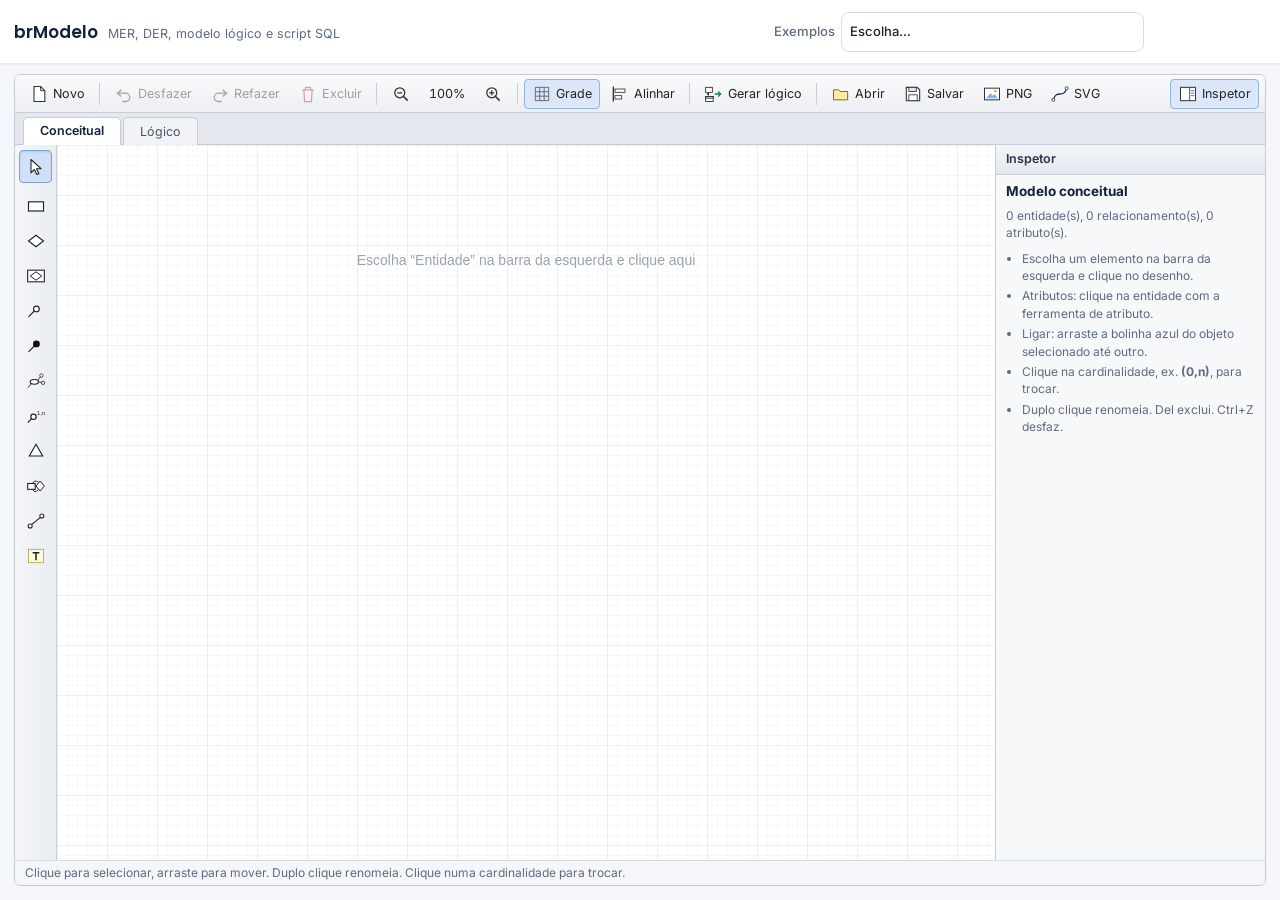
<file: brmodelo.html>
<!DOCTYPE html>
<html lang="pt-BR">
<head>
  <meta charset="UTF-8">
  <meta name="viewport" content="width=device-width, initial-scale=1.0">
  <title>brModelo — modelagem de banco de dados</title>
  <link rel="preconnect" href="https://fonts.googleapis.com">
  <link rel="preconnect" href="https://fonts.gstatic.com" crossorigin>
  <link href="https://fonts.googleapis.com/css2?family=Inter:wght@400;500;600;700&family=Poppins:wght@500;600;700&display=swap" rel="stylesheet">
  <link rel="stylesheet" href="css/style.css">
  <link rel="stylesheet" href="css/brmodelo.css" data-brm-css="1">
  <style>
    html, body { height: 100%; margin: 0; }
    body { display: flex; flex-direction: column; background: var(--fundo); }
    .bm-topo { display: flex; align-items: center; gap: 12px; flex-wrap: wrap; padding: 8px 14px; background: #fff; border-bottom: 1px solid var(--borda); }
    .bm-topo h1 { margin: 0; font: 600 17px var(--fonte-titulo); color: var(--marinho); }
    .bm-topo h1 small { font: 400 12.5px var(--fonte-texto); color: var(--suave); margin-left: 6px; }
    .bm-topo .esp { flex: 1; }
    .bm-topo label { display: inline-flex; align-items: center; gap: 6px; margin: 0; font-size: 13px; color: var(--suave); }
    .bm-topo select { height: 32px; padding: 0 8px; border: 1px solid var(--borda-campo); border-radius: 8px; font: inherit; background: #fff; }
    .bm-salvo { font-size: 12px; color: var(--apoio); min-width: 110px; text-align: right; }
    .bm-palco { flex: 1; min-height: 0; padding: 10px 14px 14px; }
    #editor { height: 100%; }
  </style>
</head>
<body>
  <header class="bm-topo">
    <h1>brModelo <small>MER, DER, modelo lógico e script SQL</small></h1>
    <span class="esp"></span>
    <label>Exemplos
      <select id="exemplos">
        <option value="">Escolha…</option>
        <option value="escola">Escola: Aluno, Matrícula, Curso (N:N)</option>
        <option value="loja">Loja: Cliente 1:N Pedido N:N Produto</option>
        <option value="funcionario">Empresa: especialização de Funcionário</option>
        <option value="biblioteca">Biblioteca: atributos composto e multivalorado</option>
      </select>
    </label>
    <span class="bm-salvo" id="salvo" aria-live="polite"></span>
  </header>
  <div class="bm-palco"><div id="editor"></div></div>

  <!-- janelinha própria para confirmar a troca por um exemplo (sem confirm()) -->
  <div id="confirma" style="position:fixed;inset:0;z-index:50;display:none;align-items:center;justify-content:center;background:rgba(20,33,61,.35)">
    <div style="background:#fff;border-radius:12px;padding:16px 18px;max-width:420px;box-shadow:var(--sombra-flutuante)">
      <p style="margin:0 0 12px">Abrir o exemplo no lugar do diagrama atual? O que está na tela será substituído.</p>
      <div style="display:flex;gap:8px;justify-content:flex-end">
        <button type="button" class="leve" id="confNao">Cancelar</button>
        <button type="button" id="confSim">Abrir exemplo</button>
      </div>
    </div>
  </div>

  <script type="module">
    import { montarBRModelo } from "./js/brmodelo.js";
    import { montarExemplo, gerarLogico, modeloVazio, lerModelo } from "./servidor/brmodelo-modelo.js";

    const CHAVE = "brmodelo:diagrama";
    const $ = (s) => document.querySelector(s);

    // exemplos montados a partir de uma descrição curta ("*" = identificador; "(1,n)" = multivalorado)
    const EXEMPLOS = {
      escola: {
        entidades: [
          { nome: "Aluno", x: 60, y: 140, lado: "e", atributos: ["*matricula", "nome", "data_nascimento"] },
          { nome: "Curso", x: 520, y: 140, atributos: ["*id_curso", "nome", "carga_horaria"] }
        ],
        relacionamentos: [{ nome: "Matricula", x: 280, y: 133, liga: [["Aluno", "(0,n)"], ["Curso", "(1,n)"]], atributos: ["data_matricula"] }],
        textos: [{ nome: "Cada aluno faz 1 ou mais cursos;\ncada curso tem 0 ou mais alunos.", x: 220, y: 260 }]
      },
      loja: {
        entidades: [
          { nome: "Cliente", x: 60, y: 120, lado: "e", atributos: ["*id_cliente", "nome", "email", "telefone(1,n)"] },
          { nome: "Pedido", x: 420, y: 120, lado: "c", atributos: ["*id_pedido", "data_pedido"] },
          { nome: "Produto", x: 420, y: 380, atributos: ["*id_produto", "descricao", "preco"] }
        ],
        relacionamentos: [
          { nome: "Faz", x: 240, y: 113, liga: [["Cliente", "(1,1)"], ["Pedido", "(0,n)"]] },
          { nome: "Contem", x: 418, y: 250, lado: "d", liga: [["Pedido", "(0,n)"], ["Produto", "(1,n)"]], atributos: ["quantidade"] }
        ]
      },
      funcionario: {
        entidades: [
          { nome: "Funcionario", x: 300, y: 80, atributos: ["*matricula", "nome", "salario"] },
          { nome: "Professor", x: 160, y: 280, lado: "e", atributos: ["titulacao"] },
          { nome: "Tecnico", x: 440, y: 280, atributos: ["area"] }
        ],
        relacionamentos: [{ nome: "Chefia", x: 40, y: 73, liga: [["Funcionario", "(0,1)", "chefe"], ["Funcionario", "(0,n)", "subordinado"]] }],
        especializacoes: [{ pai: "Funcionario", filhas: ["Professor", "Tecnico"], total: true, exclusiva: true }]
      },
      biblioteca: {
        entidades: [
          { nome: "Leitor", x: 80, y: 140, lado: "e", atributos: ["*cpf", "nome", { nome: "endereco", lado: "b", filhos: ["rua", "numero", "cidade"] }, "telefone(1,n)", "email(0,1)"] },
          { nome: "Exemplar", x: 520, y: 140, atributos: ["*codigo", "titulo", "ano"] }
        ],
        relacionamentos: [{ nome: "Empresta", x: 300, y: 133, liga: [["Leitor", "(0,1)"], ["Exemplar", "(0,n)"]], atributos: ["data_emprestimo"] }]
      }
    };

    let salvo = null;
    try { salvo = localStorage.getItem(CHAVE); } catch { /* sem localStorage */ }
    let api = null, tempo = 0;
    function montar(valor) {
      api?.destruir();
      api = montarBRModelo($("#editor"), {
        valor, modelo: "ambos", ferramentas: true,
        onMudar(v) {
          clearTimeout(tempo);
          $("#salvo").textContent = "salvando…";
          tempo = setTimeout(() => {
            try { if (v) localStorage.setItem(CHAVE, v); else localStorage.removeItem(CHAVE); $("#salvo").textContent = "salvo neste navegador"; }
            catch { $("#salvo").textContent = "não deu para salvar"; }
          }, 400);
        }
      });
      window.__brm = api;
    }
    montar(salvo || "");
    if (salvo) $("#salvo").textContent = "diagrama recuperado";

    let pendente = "";
    function abrirExemplo(nome) {
      const conceitual = montarExemplo(EXEMPLOS[nome]);
      const v = JSON.stringify({ v: 1, conceitual, logico: gerarLogico(conceitual) });
      montar(v);
      try { localStorage.setItem(CHAVE, v); } catch { /* ok */ }
      $("#salvo").textContent = "exemplo aberto";
    }
    $("#exemplos").addEventListener("change", (ev) => {
      const nome = ev.target.value;
      ev.target.value = "";
      if (!nome) return;
      if (lerModelo(api.valor()) && !modeloVazio(lerModelo(api.valor()))) { pendente = nome; $("#confirma").style.display = "flex"; $("#confSim").focus(); }
      else abrirExemplo(nome);
    });
    $("#confNao").addEventListener("click", () => { $("#confirma").style.display = "none"; });
    $("#confSim").addEventListener("click", () => { $("#confirma").style.display = "none"; abrirExemplo(pendente); });
  </script>
</body>
</html>
</file>
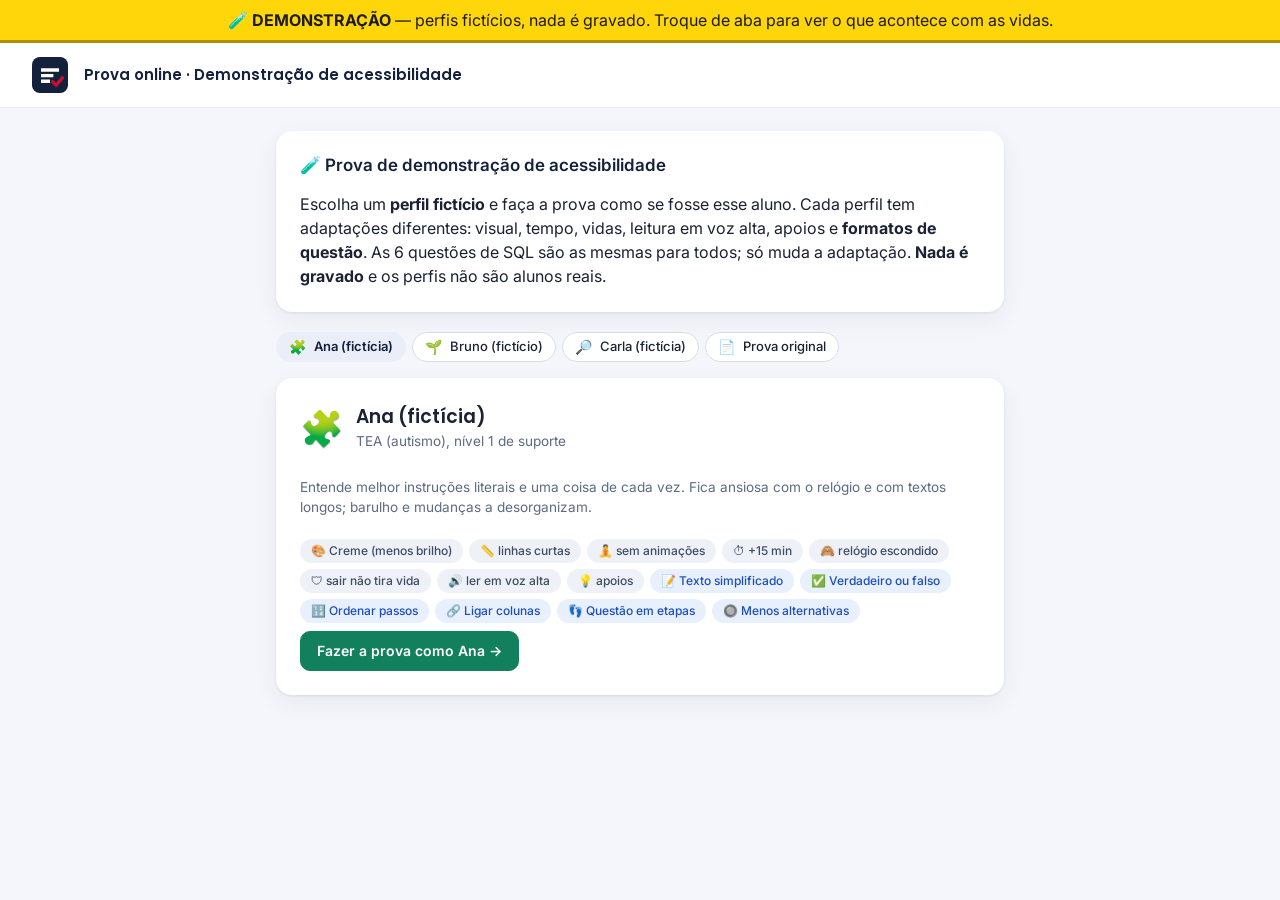
<file: demo-acessibilidade.html>
<!DOCTYPE html>
<html lang="pt-BR">
<head>
<meta charset="UTF-8">
<meta name="viewport" content="width=device-width, initial-scale=1">
<title>Prova de demonstração — Acessibilidade — SENAI</title>
<link rel="preconnect" href="https://fonts.googleapis.com">
<link rel="preconnect" href="https://fonts.gstatic.com" crossorigin>
<link href="https://fonts.googleapis.com/css2?family=Inter:wght@400;500;600&family=Poppins:wght@500;600;700&family=Atkinson+Hyperlegible:wght@400;700&display=swap" rel="stylesheet">
<link rel="stylesheet" href="css/style.css">
<link rel="icon" href="img/senai.svg">
<script src="js/logo.js"></script>
</head>
<body>
<div class="faixa-teste"><span><b>🧪 DEMONSTRAÇÃO</b> — perfis fictícios, nada é gravado. Troque de aba para ver o que acontece com as vidas.</span></div>
<header>
  <img src="img/senai.svg" alt="SENAI" class="logo" data-alt="img/senai.png" onerror="logoFalhou(this)">
  <h1>Prova online · Demonstração de acessibilidade</h1>
</header>
<main class="estreito" id="palco"><p class="pequeno">Carregando…</p></main>
<script type="module" src="js/demo-acess.js"></script>
</body>
</html>
</file>
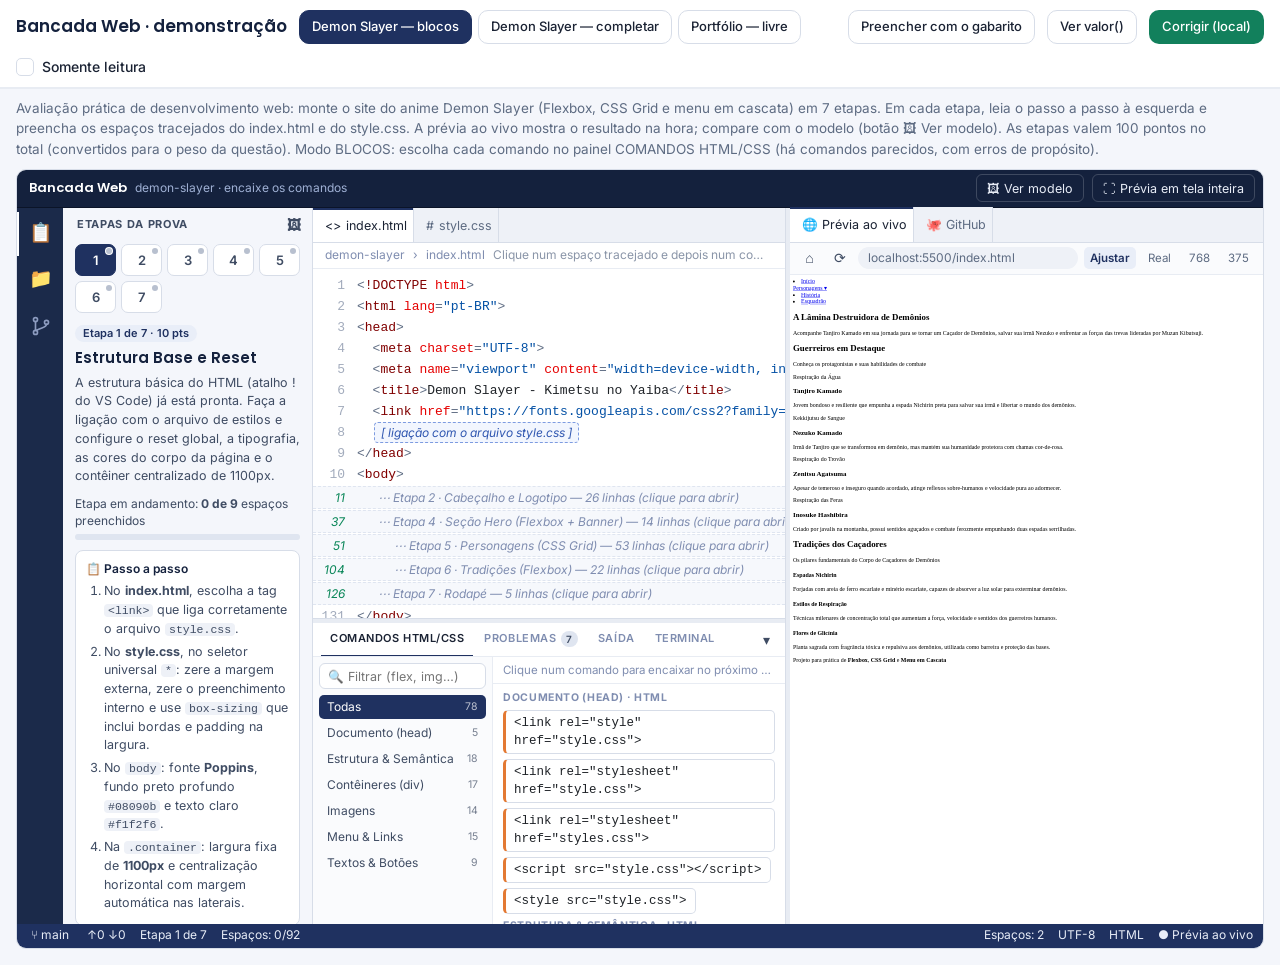
<file: demo-bancada-web.html>
<!DOCTYPE html>
<html lang="pt-BR">
<head>
  <meta charset="UTF-8">
  <meta name="viewport" content="width=device-width, initial-scale=1.0">
  <title>Demonstração — Bancada Web (HTML/CSS)</title>
  <link rel="preconnect" href="https://fonts.googleapis.com">
  <link rel="preconnect" href="https://fonts.gstatic.com" crossorigin>
  <link href="https://fonts.googleapis.com/css2?family=Inter:wght@400;500;600;700&family=Poppins:wght@500;600;700&display=swap" rel="stylesheet">
  <link rel="stylesheet" href="css/style.css">
  <style>
    body { margin: 0; }
    main.demo-corpo { max-width: none; margin: 0; }
    .demo-topo { display: flex; align-items: center; gap: 12px; flex-wrap: wrap; padding: 10px 16px; background: #fff; border-bottom: 1px solid var(--borda); }
    .demo-topo h1 { margin: 0; font-size: 17px; color: var(--marinho); }
    .demo-topo .esp { flex: 1; }
    .demo-abas { display: flex; gap: 6px; flex-wrap: wrap; }
    .demo-abas button[aria-pressed="true"] { background: var(--marinho-2); color: #fff; border-color: var(--marinho-2); }
    .demo-corpo { padding: 10px 16px 16px; }
    .demo-enun { margin: 0 0 10px; color: var(--suave); font-size: 13.5px; max-width: 1200px; }
    .demo-res { margin-top: 12px; }
    .demo-res pre { margin: 0; max-height: 420px; overflow: auto; background: #1f2430; color: #e6e9ef; padding: 12px; border-radius: 10px; font: 12px/1.45 Consolas, monospace; white-space: pre-wrap; }
    .demo-nota { display: inline-block; margin: 0 0 8px; padding: 6px 12px; border-radius: 999px; background: var(--marinho-claro); color: var(--marinho-2); font-weight: 700; }
  </style>
</head>
<body>
  <header class="demo-topo">
    <h1>Bancada Web · demonstração</h1>
    <nav class="demo-abas" id="abas" aria-label="Questões"></nav>
    <span class="esp"></span>
    <button type="button" class="leve mini" id="btnGabarito" title="Preenche a resposta do professor (só nesta demonstração)">Preencher com o gabarito</button>
    <button type="button" class="leve mini" id="btnValor">Ver valor()</button>
    <button type="button" class="ok mini" id="btnCorrigir">Corrigir (local)</button>
    <label class="check" style="margin:0"><input type="checkbox" id="chkRo"> Somente leitura</label>
  </header>
  <main class="demo-corpo">
    <p class="demo-enun" id="enun"></p>
    <div id="bancada"></div>
    <section class="demo-res" id="res" hidden></section>
  </main>
  <script type="module">
    import { montarBancadaWeb, calcularGabaritoWeb } from "./js/bancada-web.js";
    import { corrigirWeb, textoRespostaWeb } from "./servidor/web-correcao.js";

    const $ = (s) => document.querySelector(s);
    const banco = await (await fetch("bancos/banco_web_demon_slayer.json", { cache: "no-store" })).json();
    // como na importação: a parte pública fica na questão, a fonte do gabarito sai dela
    const questoes = banco.questoes.map((q) => { const { gabarito, ...pub } = q; return { pub, fonte: gabarito }; });
    const nomes = { blocos: "Demon Slayer — blocos", completar: "Demon Slayer — completar", livre: "Portfólio — livre" };
    let atual = 0, api = null, valorSalvo = null;
    const gabaritos = new Map();

    function montar() {
      api?.destruir();
      const { pub } = questoes[atual];
      $("#enun").textContent = pub.enunciado;
      api = montarBancadaWeb($("#bancada"), {
        questao: pub, valor: valorSalvo, somenteLeitura: $("#chkRo").checked,
        onMudar: () => { $("#btnValor").textContent = "Ver valor() •"; },
        abrirJanela: (u) => window.open(u, "_blank")
      });
      window.__bancada = api;
    }
    $("#abas").innerHTML = questoes.map((q, i) => `<button type="button" class="leve mini" data-i="${i}" aria-pressed="${i === 0}">${nomes[q.pub.modo] || "Questão " + (i + 1)}</button>`).join("");
    $("#abas").addEventListener("click", (ev) => {
      const b = ev.target.closest("[data-i]"); if (!b) return;
      atual = Number(b.dataset.i); valorSalvo = null;
      $("#abas").querySelectorAll("button").forEach((x) => x.setAttribute("aria-pressed", String(x === b)));
      $("#res").hidden = true;
      montar();
    });
    $("#chkRo").addEventListener("change", async () => { valorSalvo = await api.valor(); montar(); });
    async function gabaritoDe(i) {
      if (!gabaritos.has(i)) gabaritos.set(i, await calcularGabaritoWeb(questoes[i].pub, questoes[i].fonte));
      return gabaritos.get(i);
    }
    function mostrar(html) { $("#res").hidden = false; $("#res").innerHTML = html; $("#res").scrollIntoView({ behavior: "smooth", block: "nearest" }); }
    const esc = (s) => String(s).replace(/&/g, "&amp;").replace(/</g, "&lt;");
    $("#btnValor").addEventListener("click", async () => {
      $("#btnValor").textContent = "Ver valor()";
      const v = await api.valor();
      mostrar(`<pre>${esc(JSON.stringify(v, null, 2))}</pre><p class="pequeno">${(JSON.stringify(v).length / 1024).toFixed(1)} KB</p>`);
    });
    $("#btnCorrigir").addEventListener("click", async () => {
      try {
        const { pub } = questoes[atual];
        const g = await gabaritoDe(atual);
        const v = await api.valor();
        const r = corrigirWeb(pub, g, v, pub.peso);
        mostrar(`<span class="demo-nota">Nota: ${r.pontos} / ${pub.peso} · ${r.status}</span><pre>${esc(JSON.stringify(r, null, 2))}\n\n${esc(textoRespostaWeb(pub, v))}</pre>`);
      } catch (e) { mostrar(`<pre>Erro: ${esc(e.message || e)}</pre>`); }
    });
    $("#btnGabarito").addEventListener("click", () => {
      const { pub, fonte } = questoes[atual];
      if (pub.modo === "livre") api._teste.definirArquivos({ ...Object.fromEntries((pub.arquivos || []).filter((a) => !a.asset).map((a) => [a.caminho, a.conteudo])), ...fonte.solucao });
      else api._teste.preencherSlots(Object.fromEntries(Object.entries(fonte.slots).map(([k, v]) => [k, Array.isArray(v) ? v[0] : v])));
    });
    montar();
  </script>
</body>
</html>
</file>
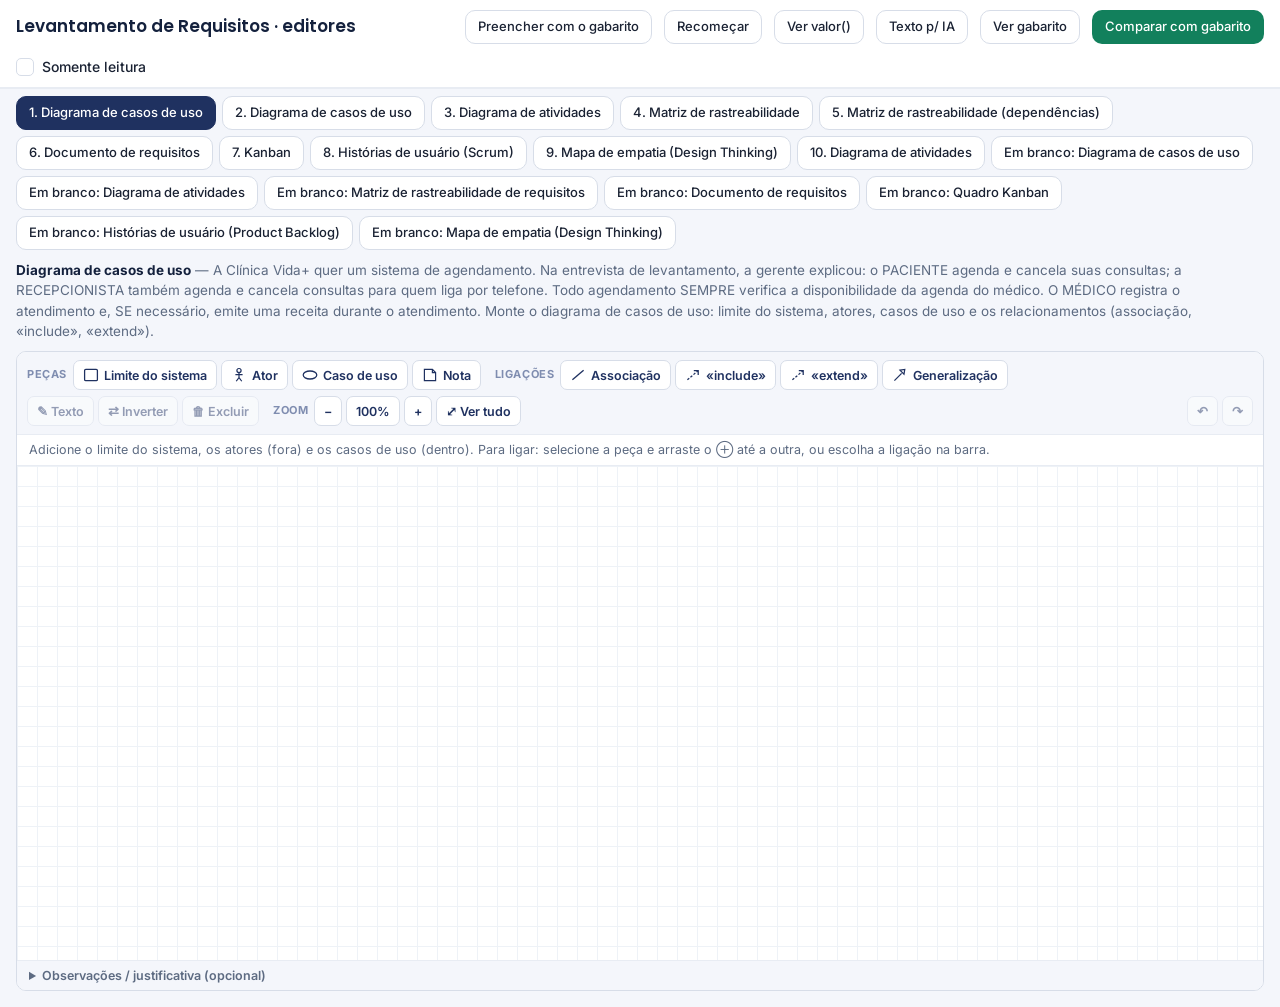
<file: demo-diagramas-req.html>
<!DOCTYPE html>
<html lang="pt-BR">
<head>
  <meta charset="UTF-8">
  <meta name="viewport" content="width=device-width, initial-scale=1.0">
  <title>Demonstração — Diagramas de Levantamento de Requisitos</title>
  <link rel="preconnect" href="https://fonts.googleapis.com">
  <link rel="preconnect" href="https://fonts.gstatic.com" crossorigin>
  <link href="https://fonts.googleapis.com/css2?family=Inter:wght@400;500;600;700&family=Poppins:wght@500;600;700&display=swap" rel="stylesheet">
  <link rel="stylesheet" href="css/style.css">
  <style>
    body { margin: 0; }
    main.demo-corpo { max-width: none; margin: 0; }
    .demo-topo { display: flex; align-items: center; gap: 12px; flex-wrap: wrap; padding: 10px 16px; background: #fff; border-bottom: 1px solid var(--borda); }
    .demo-topo h1 { margin: 0; font-size: 17px; color: var(--marinho); }
    .demo-topo .esp { flex: 1; }
    .demo-abas { display: flex; gap: 6px; flex-wrap: wrap; padding: 8px 16px 0; }
    .demo-abas button[aria-pressed="true"] { background: var(--marinho-2); color: #fff; border-color: var(--marinho-2); }
    .demo-corpo { padding: 10px 16px 16px; }
    .demo-enun { margin: 0 0 10px; color: var(--suave); font-size: 13.5px; max-width: 1200px; }
    .demo-enun b { color: var(--marinho); }
    #editor { height: 640px; }
    .demo-res { margin-top: 12px; }
    .demo-res pre { margin: 0; max-height: 460px; overflow: auto; background: #1f2430; color: #e6e9ef; padding: 12px; border-radius: 10px; font: 12px/1.45 Consolas, monospace; white-space: pre-wrap; }
    .demo-nota { display: inline-block; margin: 0 0 8px; padding: 6px 12px; border-radius: 999px; background: var(--marinho-claro); color: var(--marinho-2); font-weight: 700; }
    .demo-itens { list-style: none; margin: 0; padding: 0; font-size: 13.5px; }
    .demo-itens li { padding: 3px 0; }
    .demo-itens .ok { color: var(--ok-texto); } .demo-itens .nok { color: var(--erro-texto); }
  </style>
</head>
<body>
  <header class="demo-topo">
    <h1>Levantamento de Requisitos · editores</h1>
    <span class="esp"></span>
    <button type="button" class="leve mini" id="btnGabarito" title="Carrega a resposta do professor no editor (só nesta demonstração)">Preencher com o gabarito</button>
    <button type="button" class="leve mini" id="btnLimpar">Recomeçar</button>
    <button type="button" class="leve mini" id="btnValor">Ver valor()</button>
    <button type="button" class="leve mini" id="btnTexto">Texto p/ IA</button>
    <button type="button" class="leve mini" id="btnVerGab">Ver gabarito</button>
    <button type="button" class="ok mini" id="btnComparar">Comparar com gabarito</button>
    <label class="check" style="margin:0"><input type="checkbox" id="chkRo"> Somente leitura</label>
  </header>
  <nav class="demo-abas" id="abas" aria-label="Questões"></nav>
  <main class="demo-corpo">
    <p class="demo-enun" id="enun"></p>
    <div id="editor"></div>
    <section class="demo-res" id="res" hidden></section>
  </main>
  <script type="module">
    import { montarDiagramaReq, htmlDiagramaReq } from "./js/diagramas-req.js";
    import { textoDiagrama, compararDiagramas, TIPOS } from "./servidor/diagramas-req.js";

    const $ = (s) => document.querySelector(s);
    const esc = (s) => String(s).replace(/&/g, "&amp;").replace(/</g, "&lt;");
    const banco = await (await fetch("bancos/banco_requisitos_diagramas.json", { cache: "no-store" })).json();
    // uma aba por questão do banco + abas em branco para cada tipo
    const abas = [
      ...banco.questoes.map((q, i) => ({ rot: (i + 1) + ". " + q.tema, q })),
      ...Object.keys(TIPOS).map((t) => ({ rot: "Em branco: " + TIPOS[t].nome, q: { diagrama: t, tema: TIPOS[t].nome, enunciado: TIPOS[t].descricao } }))
    ];
    let atual = 0, api = null;
    const valores = new Map(); // o que foi feito em cada aba

    function montar() {
      api?.destruir();
      const { q } = abas[atual];
      $("#enun").innerHTML = `<b>${esc(q.tema)}</b> — ${esc(q.enunciado)}`;
      const valor = valores.has(atual) ? valores.get(atual) : q.inicial ? JSON.stringify(q.inicial) : "";
      api = montarDiagramaReq($("#editor"), {
        tipo: q.diagrama, valor, somenteLeitura: $("#chkRo").checked,
        onMudar: (v) => { valores.set(atual, v); $("#btnValor").textContent = "Ver valor() •"; }
      });
      window.__dreq = api;
    }
    $("#abas").innerHTML = abas.map((a, i) => `<button type="button" class="leve mini" data-i="${i}" aria-pressed="${i === 0}">${esc(a.rot)}</button>`).join("");
    $("#abas").addEventListener("click", (ev) => {
      const b = ev.target.closest("[data-i]"); if (!b) return;
      atual = Number(b.dataset.i);
      $("#abas").querySelectorAll("button").forEach((x) => x.setAttribute("aria-pressed", String(x === b)));
      $("#res").hidden = true;
      montar();
    });
    function mostrar(html) { $("#res").hidden = false; $("#res").innerHTML = html; $("#res").scrollIntoView({ behavior: "smooth", block: "nearest" }); }
    $("#chkRo").addEventListener("change", () => { valores.set(atual, api.valor()); montar(); });
    $("#btnGabarito").addEventListener("click", () => {
      const { q } = abas[atual]; if (!q.gabarito) return mostrar("<pre>Esta aba não tem gabarito.</pre>");
      valores.set(atual, JSON.stringify(q.gabarito)); montar();
    });
    $("#btnLimpar").addEventListener("click", () => { valores.delete(atual); $("#res").hidden = true; montar(); });
    $("#btnValor").addEventListener("click", () => {
      $("#btnValor").textContent = "Ver valor()";
      const v = api.valor();
      mostrar(`<pre>${esc(v ? JSON.stringify(JSON.parse(v), null, 2) : "'' (vazio)")}</pre><p class="pequeno">${(v.length / 1024).toFixed(1)} KB</p>`);
    });
    $("#btnTexto").addEventListener("click", () => mostrar(`<pre>${esc(textoDiagrama(api.valor()) || "(vazio)")}</pre>`));
    $("#btnVerGab").addEventListener("click", () => {
      const { q } = abas[atual]; if (!q.gabarito) return mostrar("<pre>Esta aba não tem gabarito.</pre>");
      mostrar(htmlDiagramaReq(q.gabarito) + `<p class="pequeno"><b>Critérios:</b> ${esc(q.criterios || "")}</p>`);
    });
    $("#btnComparar").addEventListener("click", () => {
      const { q } = abas[atual]; if (!q.gabarito) return mostrar("<pre>Esta aba não tem gabarito.</pre>");
      const r = compararDiagramas(q.gabarito, api.valor(), q.inicial);
      mostrar(`<span class="demo-nota">Prévia local: ${(r.nota * 100).toFixed(0)}% · ${r.itens.filter((i) => i.ok).length}/${r.itens.length} itens</span>` +
        `<ul class="demo-itens">${r.itens.map((i) => `<li class="${i.ok ? "ok" : "nok"}">${i.ok ? "✔" : "✘"} ${esc(i.texto)}</li>`).join("")}</ul>`);
    });
    montar();
  </script>
</body>
</html>
</file>
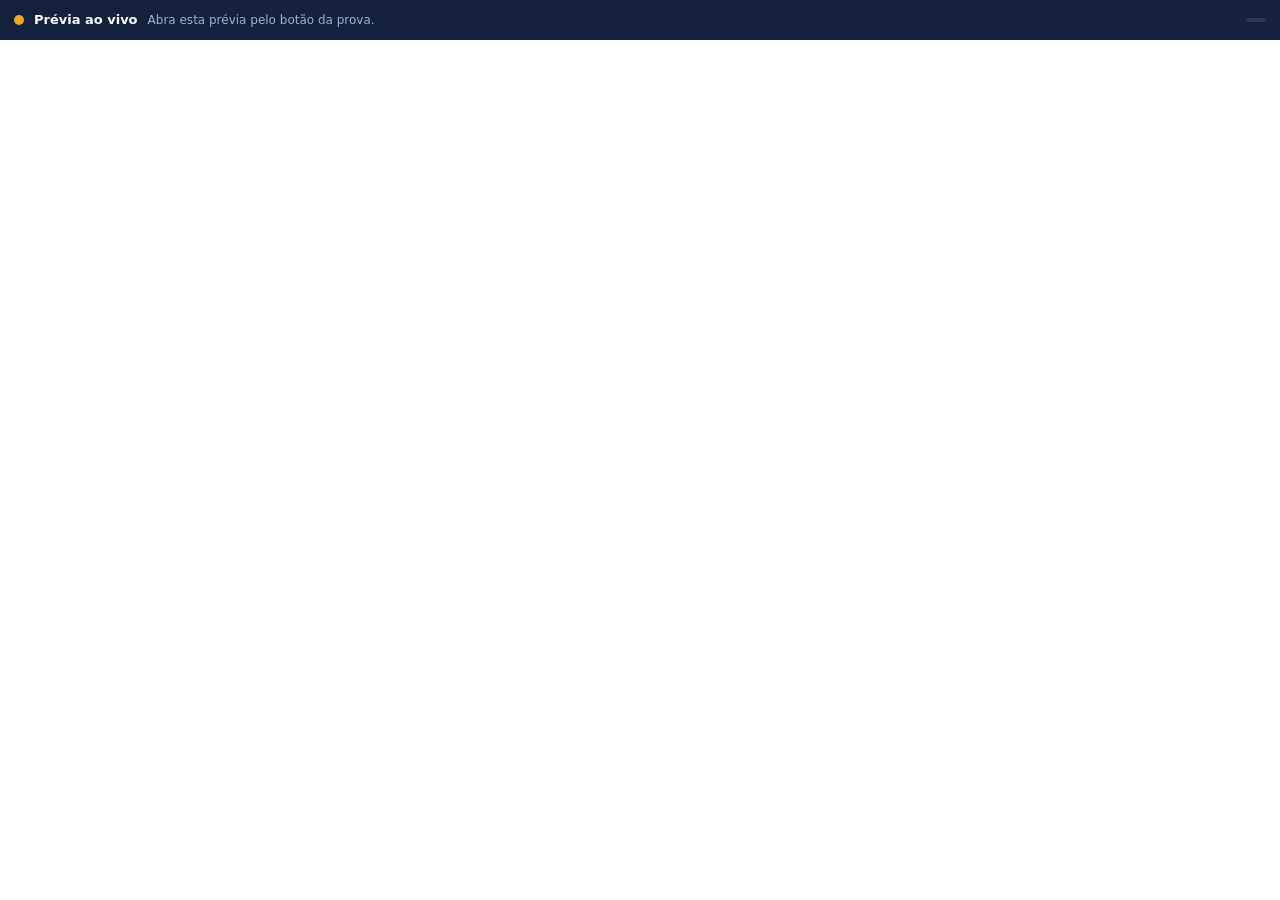
<file: previa-web.html>
<!DOCTYPE html>
<html lang="pt-BR">
<head>
  <meta charset="UTF-8">
  <meta name="viewport" content="width=device-width, initial-scale=1.0">
  <title>Prévia ao vivo — Bancada Web</title>
  <style>
    * { box-sizing: border-box; }
    html, body { height: 100%; margin: 0; }
    body { display: flex; flex-direction: column; font: 13px/1.4 "Inter", "Segoe UI", system-ui, Arial, sans-serif; background: #e9edf4; color: #1a2233; }
    #barra { flex: none; display: flex; align-items: center; gap: 10px; height: 40px; padding: 0 14px; background: #14213d; color: #fff; }
    #ponto { width: 10px; height: 10px; border-radius: 50%; background: #f5a524; }
    #ponto.ok { background: #2fbf71; box-shadow: 0 0 6px #2fbf71; }
    #titulo { font-weight: 600; }
    #estado { color: #9fb0d4; font-size: 12px; }
    #url { margin-left: auto; padding: 2px 10px; border-radius: 10px; background: rgba(255,255,255,.1); color: #c9d3e6; font-size: 12px; }
    #quadro { flex: 1; min-height: 0; }
    #quadro iframe { display: block; width: 100%; height: 100%; border: 0; background: #fff; }
  </style>
</head>
<body>
  <header id="barra">
    <span id="ponto" aria-hidden="true"></span>
    <span id="titulo">Prévia ao vivo</span>
    <span id="estado">Aguardando a prova…</span>
    <span id="url"></span>
  </header>
  <main id="quadro"><iframe sandbox="allow-same-origin" title="Prévia do site"></iframe></main>
  <script type="module">
    // Aba de prévia da Bancada Web: recebe o projeto pela BroadcastChannel (canal no #hash), mostra a página
    // num iframe SEM scripts e avisa a prova (batimentos) se esta aba está visível e com foco.
    import { montarDocumentoWeb } from "./js/bancada-web.js";
    const canalId = decodeURIComponent(location.hash.slice(1));
    const frame = document.querySelector("iframe"), $ = (s) => document.querySelector(s);
    let projeto = null, caminho = "", ultimoDoc = "", ultimoContato = 0;
    const canal = canalId && typeof BroadcastChannel === "function" ? new BroadcastChannel("bancada-web-" + canalId) : null;
    const enviar = (m) => { try { canal?.postMessage({ ...m, ts: Date.now() }); } catch { /* */ } };
    const presenca = () => enviar({ tipo: "presenca", visivel: document.visibilityState === "visible", foco: document.hasFocus() });

    function mostrar() {
      if (!projeto) return;
      const doc = montarDocumentoWeb(projeto.arquivos || {}, caminho, projeto.base || "");
      $("#url").textContent = "localhost:5500/" + caminho;
      if (doc === ultimoDoc) return;
      let y = 0;
      try { y = frame.contentWindow.scrollY; } catch { /* */ }
      frame._rolar = y;
      ultimoDoc = doc;
      frame.srcdoc = doc;
    }
    frame.addEventListener("load", () => {
      const d = frame.contentDocument;
      if (!d) return;
      if (frame._rolar) frame.contentWindow.scrollTo(0, frame._rolar);
      d.addEventListener("click", (ev) => {
        const a = ev.target.closest?.("a[href]");
        if (!a) return;
        ev.preventDefault();
        const href = a.getAttribute("href") || "";
        if (href.startsWith("#")) {
          const alvo = href.length > 1 ? d.getElementById(decodeURIComponent(href.slice(1))) : null;
          if (alvo) alvo.scrollIntoView({ behavior: "smooth" }); else if (href === "#") frame.contentWindow.scrollTo({ top: 0, behavior: "smooth" });
          return;
        }
        if (/^([a-z][a-z0-9+.-]*:|\/\/)/i.test(href)) return;
        const dir = caminho.includes("/") ? caminho.slice(0, caminho.lastIndexOf("/") + 1) : "";
        const partes = [];
        for (const p of (href.startsWith("/") ? href : dir + href).split(/[?#]/)[0].split("/")) { if (!p || p === ".") continue; if (p === "..") partes.pop(); else partes.push(p); }
        const alvo = partes.join("/");
        if (projeto?.arquivos?.[alvo] != null && /\.html?$/i.test(alvo)) { caminho = alvo; mostrar(); }
      }, true);
      d.addEventListener("submit", (ev) => ev.preventDefault(), true);
      ["dragstart", "copy", "cut", "contextmenu", "drop"].forEach((t) => d.addEventListener(t, (ev) => ev.preventDefault(), true));
    });

    if (canal) {
      canal.onmessage = (ev) => {
        const m = ev.data || {};
        ultimoContato = Date.now();
        if (m.tipo === "projeto") {
          // a prova manda o HTML que o aluno está vendo; links clicados aqui mudam só esta aba
          if (!projeto || m.entrada !== projeto.entrada) caminho = m.entrada || "index.html";
          projeto = m;
          if (m.titulo) $("#titulo").textContent = "Prévia ao vivo — " + m.titulo;
          mostrar();
        }
        if (m.tipo === "encerrar") $("#estado").textContent = "A prova fechou a bancada. Pode fechar esta aba.";
        atualizarEstado();
      };
      enviar({ tipo: "pronta", visivel: true, foco: document.hasFocus() });
    } else {
      $("#estado").textContent = "Abra esta prévia pelo botão da prova.";
    }
    function atualizarEstado() {
      const ok = Date.now() - ultimoContato < 5000;
      $("#ponto").classList.toggle("ok", ok);
      if (canal && $("#estado").textContent.indexOf("fechou") < 0) $("#estado").textContent = ok ? "Conectada à prova · atualiza sozinha" : "Sem contato com a prova…";
    }
    ["focus", "blur"].forEach((t) => window.addEventListener(t, presenca));
    document.addEventListener("visibilitychange", presenca);
    setInterval(() => { presenca(); atualizarEstado(); }, 800);
    window.addEventListener("pagehide", () => enviar({ tipo: "fechada" }));
  </script>
</body>
</html>
</file>
<file: css/style.css>
/* Prova online — SENAI. Design system: tokens → base → componentes → telas → temas → print → responsivo. */
/* =====================================================================
   1. Tokens
   ===================================================================== */
:root {
  /* cor */
  --marinho:#14213d;      /* títulos, texto forte */
  --marinho-2:#1f3160;    /* links, seleção, ícones ativos, foco */
  --marinho-claro:#e9eef8;/* item selecionado, chip neutro com significado, fundo de aba ativa */
  --vermelho:#c8102e; --vermelho-escuro:#a00d25; --vermelho-claro:#fdecef; /* SÓ ação primária e erro */
  --ok:#12805c; --ok-claro:#e3f5ed; --ok-texto:#0e6b4c;       /* liberar, sucesso, fechar notas */
  --info:#2459c7; --info-claro:#e8effd; --info-texto:#1d4fb8;  /* informação, progresso da IA, gabarito liberado */
  --ambar:#f5a524; --ambar-claro:#fff4dc; --ambar-texto:#8a5600; /* avatares, pendências, "a revisar", risco */
  --erro:#c8102e; --erro-claro:#fdecef; --erro-texto:#a00d25;
  --fundo:#f4f6fb; --cartao:#fff; --cartao-2:#f4f6fb;          /* cartao-2 = bloco interno de um card (nível 2) */
  --texto:#1a2233; --suave:#5d6b82; --apoio:#6b7280; --rotulo:#7f8db0; --icone:#8a95a8;
  --borda:#e8ecf3; --borda-forte:#d7dde8; --borda-campo:#d7dde8;
  --menu-fundo:#14213d; --menu-texto:#c9d3e6; --menu-icone:#9fb0d4; --menu-rotulo:#7f8db0; --menu-ativo:rgba(255,255,255,.1);
  /* superfícies de controle (variáveis para os temas trocarem) */
  --hover:#f6f7f9; --chip-fundo:#eef1f7; --chip-texto:#3f4c63; --trilho:#dfe5f0; --desligado:#cbd2de; --overlay:rgba(20,33,61,.35);
  /* nomes antigos ainda usados nas telas */
  --aviso:var(--ambar-texto); --aviso-claro:var(--ambar-claro); --ambar-escuro:var(--ambar-texto);
  /* espaço */
  --sp-1:4px; --sp-2:8px; --sp-3:12px; --sp-4:16px; --sp-5:20px; --sp-6:24px; --sp-7:32px;
  /* tipo (px; a tela da prova segue em em/rem para body.grande e .acess escalarem) */
  --fs-xs:12px; --fs-sm:13px; --fs-md:14px; --fs-lg:15px; --fs-xl:17px; --fs-2xl:20px; --fs-3xl:26px;
  --fonte-titulo:'Poppins','Segoe UI',Arial,sans-serif; --fonte-texto:'Inter','Segoe UI',Arial,sans-serif; --fonte-mono:Consolas,'Cascadia Mono','Courier New',monospace;
  /* forma */
  --raio:16px; --raio-m:12px; --raio-p:10px; --raio-pill:999px;
  --sombra:0 1px 3px rgba(20,33,61,.08), 0 8px 24px rgba(20,33,61,.06);
  --sombra-flutuante:0 1px 3px rgba(20,33,61,.08), 0 12px 32px rgba(20,33,61,.14);
  --foco:0 0 0 3px rgba(31,49,96,.35);   /* anel de foco MARINHO, não vermelho */
  /* camadas: o modal (confirmações) fica acima do drawer; menus e popovers acima de tudo, toast por último */
  --z-sticky:20; --z-drawer:320; --z-modal:400; --z-popover:420; --z-toast:450;
  --t-rapida:.15s; --t-normal:.25s;
}

/* =====================================================================
   2. Reset e base
   ===================================================================== */
* { box-sizing:border-box; }
html { -webkit-text-size-adjust:100%; }
body { margin:0; font-family:var(--fonte-texto); background:var(--fundo); color:var(--texto); font-size:16px; line-height:1.5; overflow-x:hidden; }
body.grande { font-size:20px; }
a { color:var(--marinho-2); font-weight:500; text-decoration:none; }
a:hover { text-decoration:underline; }
:focus-visible { outline:none; box-shadow:var(--foco); }
.oculto { display:none !important; }
[hidden] { display:none !important; }
.sr-only { position:absolute; width:1px; height:1px; overflow:hidden; clip:rect(0 0 0 0); white-space:nowrap; }

/* =====================================================================
   3. Tipografia
   ===================================================================== */
h1, h2, h3 { font-family:var(--fonte-titulo); font-weight:600; line-height:1.25; }
.pequeno { font-size:.85em; color:var(--suave); }
.centro { text-align:center; }
pre.bloco { background:#f6f7f9; border:1px solid var(--borda); border-radius:var(--raio-p); padding:12px; white-space:pre-wrap; font-size:.9em; max-height:400px; overflow:auto; }
details summary { cursor:pointer; font-weight:600; }
/* emojis alinhados ao texto */
.e { display:inline-flex; align-items:center; justify-content:center; line-height:1; font-size:1.1em; }
h2 .e, h3 .e { font-size:1.2em; }

/* =====================================================================
   4. Botões — hierarquia: 1 primário por área (vermelho) · .ok (verde) · .leve · .discreto · .perigo (em menu/confirmação) · .icone · .mini · .grande
   ===================================================================== */
button, .btn { font-family:inherit; background:var(--vermelho); color:#fff; border:1px solid transparent; border-radius:var(--raio-p); padding:10px 16px; font-size:1em; cursor:pointer; font-weight:600; line-height:1.2; text-decoration:none;
  transition:background var(--t-rapida), border-color var(--t-rapida), box-shadow var(--t-rapida), color var(--t-rapida); }
button:hover, .btn:hover { background:var(--vermelho-escuro); }
button:active { transform:translateY(1px); }
button:disabled, button:disabled:hover { opacity:.5; cursor:not-allowed; transform:none; background:var(--vermelho); }
/* botões "de sistema": mesma altura, ícone à esquerda; botões com classe própria (alternativa da prova etc.) não entram aqui */
button:not([class]), :is(button, a):is(.btn, .primario, .ok, .leve, .discreto, .perigo, .icone, .grande, .mini) { display:inline-flex; align-items:center; justify-content:center; gap:var(--sp-2); min-height:40px; padding:0 var(--sp-4); font-size:var(--fs-md); font-weight:600; white-space:nowrap; }
:is(button, a):is(.btn, .primario, .ok, .leve, .discreto, .perigo, .grande) > .e:first-child { font-size:1.1em; }
:is(button, a) > svg { flex:0 0 auto; }
button.primario { background:var(--vermelho); }
:is(button, .btn).ok { background:var(--ok); color:#fff; } :is(button, .btn).ok:hover { background:#0d6648; } button.ok:disabled:hover { background:var(--ok); }
:is(button, .btn).leve { background:var(--cartao); color:var(--texto); border-color:var(--borda-forte); }
:is(button, .btn).leve:hover { background:var(--hover); border-color:var(--borda-forte); } button.leve:disabled:hover { background:var(--cartao); }
:is(button, .btn).discreto { background:transparent; color:var(--suave); border-color:transparent; font-weight:500; }
:is(button, .btn).discreto:hover { background:var(--hover); color:var(--texto); } button.discreto:disabled:hover { background:transparent; }
:is(button, .btn).perigo { background:transparent; color:var(--erro-texto); border-color:transparent; }
:is(button, .btn).perigo:hover { background:var(--erro-claro); color:var(--erro-texto); border-color:transparent; } button.perigo:disabled:hover { background:transparent; }
button.discreto.vermelho { color:var(--erro-texto); } button.discreto.vermelho:hover { background:var(--erro-claro); color:var(--erro-texto); }
:is(button, .btn).mini { min-height:34px; padding:0 var(--sp-3); font-size:var(--fs-sm); font-weight:500; }
:is(button, .btn).grande { min-height:48px; padding:0 var(--sp-6); font-size:16px; }
button.icone { width:40px; min-width:40px; height:40px; min-height:40px; padding:0; background:transparent; color:var(--suave); border-color:transparent; }
button.icone:hover { background:var(--hover); color:var(--texto); }
button.icone.mini { width:32px; min-width:32px; height:32px; min-height:32px; padding:0; }
button.icone:disabled:hover { background:transparent; }
.grupo-botoes { display:inline-flex; gap:var(--sp-2); flex-wrap:wrap; align-items:center; }

/* =====================================================================
   5. Campos de formulário
   ===================================================================== */
input[type=text], input[type=search], input[type=email], input[type=number], input[type=url], input[type=password], input[type=date], input[type=time], select, textarea { width:100%; min-height:40px; padding:0 var(--sp-3); border:1px solid var(--borda-campo); border-radius:var(--raio-p); font-size:var(--fs-md); font-family:inherit; background-color:var(--cartao); color:var(--texto); transition:border-color var(--t-rapida), box-shadow var(--t-rapida); }
input:disabled, select:disabled { background-color:var(--cartao-2); color:var(--apoio); cursor:not-allowed; }
input:focus, textarea:focus { outline:none; border-color:var(--marinho-2); box-shadow:var(--foco); }
/* select: seta própria e anel de foco só com o teclado (o clique não deixa a borda presa) */
select { appearance:none; -webkit-appearance:none; padding-right:36px; cursor:pointer;
  background-image:url("data:image/svg+xml,%3Csvg xmlns='http://www.w3.org/2000/svg' width='12' height='8' viewBox='0 0 12 8'%3E%3Cpath d='M1 1.5l5 5 5-5' fill='none' stroke='%238a95a8' stroke-width='1.8' stroke-linecap='round' stroke-linejoin='round'/%3E%3C/svg%3E");
  background-repeat:no-repeat; background-position:right 12px center; background-size:12px 8px; }
select:focus { outline:none; }
select:focus-visible { border-color:var(--marinho-2); box-shadow:var(--foco); }
select[multiple] { background-image:none; padding:var(--sp-2) var(--sp-3); }
/* busca: lupa dentro do campo e ✕ para limpar */
input[type=search] { padding-left:38px; background-repeat:no-repeat; background-position:12px center; background-size:18px 18px;
  background-image:url("data:image/svg+xml,%3Csvg xmlns='http://www.w3.org/2000/svg' width='24' height='24' viewBox='0 0 24 24' fill='none' stroke='%238a95a8' stroke-width='1.8' stroke-linecap='round'%3E%3Ccircle cx='11' cy='11' r='7'/%3E%3Cpath d='m20 20-3.5-3.5'/%3E%3C/svg%3E"); }
input[type=search]::-webkit-search-cancel-button { -webkit-appearance:none; appearance:none; width:16px; height:16px; cursor:pointer; opacity:.7;
  background:url("data:image/svg+xml,%3Csvg xmlns='http://www.w3.org/2000/svg' width='16' height='16' viewBox='0 0 16 16'%3E%3Cpath d='M4 4l8 8M12 4l-8 8' stroke='%235d6b82' stroke-width='1.8' stroke-linecap='round'/%3E%3C/svg%3E") center/16px no-repeat; }
input[type=search]::-webkit-search-cancel-button:hover { opacity:1; }
input[type=radio] { accent-color:var(--marinho-2); width:18px; height:18px; margin:0; flex:0 0 auto; }
/* caixa de seleção própria (o interruptor .switch tem o visual dele, abaixo) */
input[type=checkbox] { accent-color:var(--marinho-2); width:18px; height:18px; margin:0; flex:0 0 auto; }
input[type=checkbox]:not(.switch) { appearance:none; -webkit-appearance:none; border:1px solid var(--borda-campo); border-radius:5px; background:var(--cartao) center/14px no-repeat; cursor:pointer; transition:background-color var(--t-rapida), border-color var(--t-rapida); }
input[type=checkbox]:not(.switch):checked { background-color:var(--marinho-2); border-color:var(--marinho-2); background-image:url("data:image/svg+xml,%3Csvg xmlns='http://www.w3.org/2000/svg' viewBox='0 0 24 24' fill='none' stroke='%23fff' stroke-width='3' stroke-linecap='round' stroke-linejoin='round'%3E%3Cpath d='m5 12.5 4.5 4.5L19 7.5'/%3E%3C/svg%3E"); }
input[type=checkbox]:not(.switch):disabled { opacity:.5; cursor:not-allowed; }
input[type=checkbox]:focus-visible { outline:none; box-shadow:var(--foco); }
textarea { min-height:120px; padding:var(--sp-3); font-family:var(--fonte-mono); resize:vertical; line-height:1.5; }
label { display:block; font-weight:500; font-size:var(--fs-xs); color:var(--suave); margin:0 0 6px; }
label.check { display:flex; align-items:center; gap:var(--sp-2); font-weight:500; font-size:var(--fs-md); color:var(--texto); margin:var(--sp-4) 0 0; }
.help { font-size:var(--fs-sm); color:var(--apoio); max-width:60ch; line-height:1.45; }
.grade { display:grid; grid-template-columns:repeat(auto-fit, minmax(200px, 1fr)); gap:var(--sp-4); margin-bottom:var(--sp-4); }
.linha { display:flex; gap:var(--sp-2); flex-wrap:wrap; align-items:center; }
.linha > * { flex:1; min-width:140px; }
.linha.acoes > * { flex:0 0 auto; min-width:0; }
/* interruptor: class="switch" no checkbox, ou o .interruptor-g (mesmo visual) */
input[type=checkbox].switch { appearance:none; -webkit-appearance:none; position:relative; width:40px; height:22px; flex:0 0 40px; border-radius:var(--raio-pill); background:var(--desligado); cursor:pointer; transition:background var(--t-normal); }
input[type=checkbox].switch::before { content:""; position:absolute; top:3px; left:3px; width:16px; height:16px; border-radius:50%; background:#fff; box-shadow:0 1px 3px rgba(0,0,0,.3); transition:transform var(--t-normal); }
input[type=checkbox].switch:checked { background:var(--ok); }
input[type=checkbox].switch:checked::before { transform:translateX(18px); }
input[type=checkbox].switch:disabled { opacity:.5; cursor:not-allowed; }
.interruptor-g input { width:100%; height:100%; }
label.switch-linha { display:inline-flex; align-items:center; gap:var(--sp-2); font-weight:500; font-size:var(--fs-sm); color:var(--texto); margin:0; cursor:pointer; white-space:nowrap; }
/* controle deslizante: o preenchimento usa --pct (ui.js mantém atualizado) */
input[type=range] { -webkit-appearance:none; appearance:none; width:100%; height:18px; margin:0; background:transparent; cursor:pointer; }
input[type=range]::-webkit-slider-runnable-track { height:6px; border-radius:var(--raio-pill); background:linear-gradient(to right, var(--marinho-2) var(--pct, 50%), var(--trilho) var(--pct, 50%)); }
input[type=range]::-moz-range-track { height:6px; border-radius:var(--raio-pill); background:var(--trilho); }
input[type=range]::-moz-range-progress { height:6px; border-radius:var(--raio-pill); background:var(--marinho-2); }
input[type=range]::-webkit-slider-thumb { -webkit-appearance:none; width:18px; height:18px; margin-top:-6px; border-radius:50%; background:var(--cartao); border:2px solid var(--marinho-2); }
input[type=range]::-moz-range-thumb { width:14px; height:14px; border-radius:50%; background:var(--cartao); border:2px solid var(--marinho-2); }
input[type=range]:focus-visible { outline:none; } input[type=range]:focus-visible::-webkit-slider-thumb { box-shadow:var(--foco); }
/* arquivo: área de soltar (o input fica por cima, invisível: clicar ou arrastar funcionam) */
.dropzone { position:relative; display:flex; flex-direction:column; align-items:center; justify-content:center; gap:var(--sp-1); text-align:center; padding:28px; font-size:var(--fs-sm);
  border:1.5px dashed var(--borda-forte); border-radius:14px; background:var(--cartao-2); color:var(--suave); font-weight:400; cursor:pointer; margin:0; transition:border-color var(--t-rapida), background var(--t-rapida); }
.dropzone:hover, .dropzone.arrastando { border-color:var(--marinho-2); background:var(--marinho-claro); }
.dropzone:focus-within { box-shadow:var(--foco); }
.dropzone input[type=file] { position:absolute; inset:0; width:100%; height:100%; min-height:0; opacity:0; cursor:pointer; }
.dropzone .dz-icone { display:inline-flex; color:var(--marinho-2); margin-bottom:var(--sp-1); line-height:1; }
.dropzone .dz-texto { font-size:var(--fs-md); font-weight:600; color:var(--texto); }
.dropzone .dz-apoio { font-size:var(--fs-sm); color:var(--suave); }
.dropzone .dz-arquivo { color:var(--ok-texto); font-weight:600; }
.dropzone .dz-arquivo:empty { display:none; }
.dropzone.tem-arquivo { border-style:solid; border-color:var(--ok); background:var(--ok-claro); }
.dropzone.compacta { flex-direction:row; gap:var(--sp-2); padding:var(--sp-3) var(--sp-4); }
.bloco-import { border:1px solid var(--borda); border-radius:var(--raio-p); overflow:hidden; }
.bloco-import > .bi-cab { font-size:var(--fs-xs); font-weight:600; color:var(--suave); text-transform:uppercase; letter-spacing:.5px; padding:6px 12px; background:var(--hover); border-bottom:1px solid var(--borda); }
.bloco-import > textarea { border:0; border-radius:0; margin:0 !important; }

/* =====================================================================
   6. Componentes genéricos (js/ui.js)
   ===================================================================== */
/* chips: só para estado e seleção (contagens informativas são texto: .meta). .tag é apelido; .aviso/.erro são os nomes antigos de .warn/.err */
.chip, .tag { display:inline-flex; align-items:center; gap:6px; min-height:24px; font-size:var(--fs-xs); font-weight:500; padding:0 10px; border-radius:var(--raio-pill); background:var(--chip-fundo); color:var(--chip-texto); border:1px solid transparent; margin:2px 4px 2px 0; white-space:nowrap; line-height:1.2; }
:is(.chip, .tag):is(.ok, .on) { background:var(--ok-claro); color:var(--ok-texto); }
:is(.chip, .tag):is(.err, .erro) { background:var(--erro-claro); color:var(--erro-texto); }
:is(.chip, .tag):is(.warn, .aviso) { background:var(--ambar-claro); color:var(--ambar-texto); }
:is(.chip, .tag):is(.nota, .info) { background:var(--info-claro); color:var(--info-texto); }
:is(.chip, .tag).off { background:var(--chip-fundo); color:var(--suave); }
:is(.chip, .tag).navy { background:var(--marinho-claro); color:var(--marinho); }
.chip.sugerida { background:var(--info-claro); color:var(--info-texto); }
/* chip de aba/filtro selecionável */
button.chip { cursor:pointer; font-family:inherit; border-color:var(--borda-forte); background:var(--cartao); color:var(--texto); font-weight:500; min-height:30px; padding:0 var(--sp-3); font-size:var(--fs-sm); margin:0; }
button.chip:hover { background:var(--hover); color:var(--texto); }
button.chip:is(.sel, .aba.sel), button.chip[aria-pressed=true], button.chip[aria-selected=true] { background:var(--marinho-claro); border-color:transparent; color:var(--marinho); font-weight:600; }
/* chip de filtro ativo: o ✕ remove o filtro */
.chip.filtro-ativo { padding-right:4px; background:var(--marinho-claro); color:var(--marinho); }
.chip.filtro-ativo button { display:inline-flex; align-items:center; justify-content:center; width:18px; height:18px; min-height:0; padding:0; border:0; border-radius:50%; background:transparent; color:inherit; }
.chip.filtro-ativo button:hover { background:rgba(20,33,61,.12); }
.grupo-chips { display:flex; flex-wrap:wrap; gap:6px; align-items:center; }
.ponto { display:inline-block; width:8px; height:8px; border-radius:50%; background:var(--ambar); flex:0 0 8px; }
.chip.pulsante::before { content:""; width:8px; height:8px; border-radius:50%; background:currentColor; animation:piscar 1.6s ease-in-out infinite; }
/* metadados em texto: "31 alunos · 2026/2º sem." */
.meta { display:inline-flex; flex-wrap:wrap; align-items:center; gap:4px var(--sp-2); font-size:var(--fs-sm); color:var(--suave); }
.meta > span { display:inline-flex; align-items:center; gap:4px; }
.meta > span + span::before { content:"·"; margin-right:var(--sp-2); color:var(--icone); }
.meta b { color:var(--texto); font-weight:600; }

/* barra de ferramentas de listagem: busca + Filtros (popover fechado) + ordenação + contagem + chips dos filtros ativos */
.toolbar { display:flex; flex-wrap:wrap; gap:10px; align-items:center; margin:0 0 var(--sp-3); position:relative; }
.toolbar > input[type=search], .toolbar > .tb-busca { flex:1 1 320px; width:auto; min-width:0; }
.toolbar .tb-contagem { margin:0 0 0 auto; font-size:var(--fs-sm); color:var(--suave); }
.toolbar select.tb-ordem { width:170px; flex:0 0 auto; }
.toolbar .tb-ativos { flex:1 1 100%; display:flex; flex-wrap:wrap; gap:6px; align-items:center; }
.toolbar .tb-ativos:empty { display:none; }
.toolbar .tb-ativos .chip { margin:0; }
.btn-filtros .badge { display:inline-flex; align-items:center; justify-content:center; min-width:20px; height:20px; padding:0 6px; border-radius:var(--raio-pill); background:var(--marinho-claro); color:var(--marinho); font-size:var(--fs-xs); font-weight:600; }
.btn-filtros .badge:empty { display:none; }
.btn-filtros[aria-expanded=true] { background:var(--marinho-claro); border-color:transparent; }
.painel-filtros { position:absolute; top:46px; left:var(--pf-x, 0); z-index:var(--z-popover); width:min(380px, 100%); display:grid; grid-template-columns:1fr; gap:var(--sp-3);
  padding:var(--sp-4); background:var(--cartao); border-radius:14px; box-shadow:var(--sombra-flutuante); }
.painel-filtros > label, .painel-filtros .pf-campo { margin:0; }
.painel-filtros .pf-campo > span { display:block; font-size:var(--fs-xs); font-weight:500; color:var(--suave); margin-bottom:6px; }
.painel-filtros select, .painel-filtros input:not([type=checkbox]) { width:100%; }
.painel-filtros .pf-acoes { display:flex; gap:var(--sp-2); justify-content:flex-end; align-items:center; }

/* menu suspenso (⋯, Exportar ▾) */
.menu-wrap { position:relative; display:inline-flex; }
.menu { position:fixed; z-index:var(--z-popover); min-width:220px; max-width:min(320px, 92vw); max-height:70vh; overflow:auto; background:var(--cartao); color:var(--texto);
  border-radius:var(--raio-m); box-shadow:var(--sombra-flutuante); padding:var(--sp-1); display:flex; flex-direction:column; }
.menu > button, .menu > a, .menu .menu-item { display:flex; align-items:center; gap:10px; width:100%; min-height:38px; text-align:left; justify-content:flex-start;
  background:transparent; color:var(--texto); border:0; border-radius:var(--sp-2); padding:10px 14px; font-weight:500; font-size:var(--fs-md); text-decoration:none; white-space:normal; }
.menu > button:hover, .menu > button:focus-visible, .menu > a:hover { background:var(--hover); color:var(--texto); }
.menu > button.perigo, .menu > button.perigo:hover { color:var(--erro-texto); }
.menu > button.perigo:hover { background:var(--erro-claro); }
.menu > button:disabled { opacity:.45; background:transparent; }
.menu > button .e { width:1.4em; }
.menu > button .atalho { margin-left:auto; color:var(--suave); font-size:var(--fs-xs); }
.menu > hr, .menu .menu-sep { border:0; border-top:1px solid var(--borda); margin:var(--sp-1) 0; }
.menu .menu-rotulo { font-size:var(--fs-xs); font-weight:600; text-transform:uppercase; letter-spacing:.04em; color:var(--suave); padding:6px 14px 2px; }
.menu label.check { margin:0; padding:10px 14px; font-size:var(--fs-md); }

/* popover (ⓘ "Como funciona") */
.popover { position:fixed; z-index:var(--z-popover); width:min(var(--largura, 380px), 92vw); max-height:70vh; overflow:auto; background:var(--cartao); color:var(--texto);
  border-radius:14px; box-shadow:var(--sombra-flutuante); padding:var(--sp-4); font-size:var(--fs-sm); line-height:1.55; }
.popover p { margin:0 0 var(--sp-2); } .popover p:last-child { margin-bottom:0; }
.popover .pop-titulo { font-weight:600; font-size:var(--fs-md); margin:0 0 var(--sp-2); color:var(--marinho); }
button.btn-ajuda { width:28px; min-width:28px; height:28px; min-height:28px; padding:0; border-radius:50%; background:var(--marinho-claro); color:var(--marinho-2); border:1px solid transparent; display:inline-flex; align-items:center; justify-content:center; }
button.btn-ajuda:hover, button.btn-ajuda[aria-expanded=true] { background:var(--marinho-2); color:#fff; }

/* drawer (painel lateral) */
.drawer-fundo { position:fixed; inset:0; z-index:var(--z-drawer); background:var(--overlay); opacity:0; transition:opacity var(--t-normal); }
.drawer-fundo.aberto { opacity:1; }
.drawer { position:fixed; top:0; right:0; bottom:0; z-index:var(--z-drawer); width:min(var(--largura, 420px), 100vw); background:var(--cartao); color:var(--texto); border-radius:var(--raio) 0 0 var(--raio);
  box-shadow:var(--sombra-flutuante); display:flex; flex-direction:column; transform:translateX(100%); transition:transform var(--t-normal) ease; }
.drawer.aberto { transform:none; }
.drawer.largo { --largura:720px; }
/* drawer centralizado e largo (criação de prova) — desliza de cima */
.drawer.extra-largo { left:50%; right:auto; width:min(1120px,95vw); transform:translateX(-50%) translateY(-100%); border-radius:0 0 var(--raio) var(--raio); }
.drawer.extra-largo.aberto { transform:translateX(-50%); }
.drawer.extra-largo .drawer-rodape { border-radius:0 0 var(--raio) var(--raio); }
/* cabeçalho de grupo de bancos por matéria */
.grupo-materia-cab { font-size:12px; font-weight:600; color:var(--texto-suave); text-transform:uppercase; letter-spacing:.04em; padding:10px 4px 4px; border-bottom:1px solid var(--borda); margin-bottom:4px; }
.grupo-materia-cab:first-child { padding-top:2px; }
.drawer-cab { display:flex; align-items:center; gap:var(--sp-3); padding:18px 22px; border-bottom:1px solid var(--borda); }
.drawer-cab h2 { margin:0; font-family:var(--fonte-texto); font-size:16px; font-weight:600; flex:1; color:var(--marinho); }
.drawer-corpo { flex:1; overflow:auto; padding:20px 22px; overscroll-behavior:contain; }
.drawer-corpo > * + * { margin-top:18px; }
.drawer-rodape { display:flex; gap:var(--sp-2); justify-content:flex-start; flex-wrap:wrap; padding:var(--sp-4) 22px; border-top:1px solid var(--borda); background:var(--cartao); border-radius:0 0 0 var(--raio); }
.drawer-rodape .esquerda { margin-left:auto; }   /* destrutivo fica na ponta oposta do primário */
@media (max-width:720px) { .drawer, .drawer.largo { width:100vw; border-radius:0; } }

/* bloco recolhível: sem borda; no nível 1 tem sombra de card, dentro de um card vira bloco --cartao-2 */
details.recolhivel { border:0; border-radius:var(--raio); background:var(--cartao); box-shadow:var(--sombra); margin:0 0 var(--sp-3); }
.card details.recolhivel, .drawer details.recolhivel { background:var(--cartao-2); box-shadow:none; border-radius:14px; }
details.recolhivel > summary { list-style:none; display:flex; align-items:center; gap:var(--sp-2); flex-wrap:wrap; padding:var(--sp-3) var(--sp-4); font-weight:600; border-radius:inherit; }
details.recolhivel > summary::-webkit-details-marker { display:none; }
details.recolhivel > summary::before { content:""; width:8px; height:8px; border-right:2px solid var(--suave); border-bottom:2px solid var(--suave); transform:rotate(-45deg); transition:transform var(--t-rapida); margin-right:4px; flex:0 0 auto; }
details.recolhivel[open] > summary::before { transform:rotate(45deg); }
details.recolhivel > summary:hover { background:var(--hover); }
details.recolhivel > summary .rc-titulo { font-size:var(--fs-lg); font-weight:600; color:var(--marinho); }
details.recolhivel > summary .rc-resumo { display:inline-flex; flex-wrap:wrap; gap:4px; align-items:center; font-weight:400; font-size:var(--fs-sm); color:var(--suave); }
details.recolhivel > summary .rc-direita { margin-left:auto; display:inline-flex; gap:var(--sp-2); align-items:center; }
details.recolhivel > .rc-corpo { padding:0 var(--sp-4) var(--sp-4); }
details.recolhivel.leve, .card details.recolhivel.leve { border:0; background:transparent; box-shadow:none; margin:0; }
details.recolhivel.leve > summary { padding:var(--sp-2) 0; }
details.recolhivel.leve > .rc-corpo { padding:0 0 var(--sp-2); }

/* cabeçalho de cartão: título · ⓘ · ação primária · menu ⋯ */
.card-cab { display:flex; align-items:center; gap:var(--sp-3); flex-wrap:wrap; }
.card-cab h2 { flex:1 1 auto; }
.card-cab .cc-acoes { display:inline-flex; gap:var(--sp-2); align-items:center; flex-wrap:wrap; margin-left:auto; }
.cab-pagina { display:flex; align-items:center; gap:var(--sp-3); flex-wrap:wrap; margin:0 0 var(--sp-4); }
.cab-pagina h2 { margin:0; font-size:var(--fs-2xl); color:var(--marinho); flex:1 1 auto; display:flex; align-items:center; gap:var(--sp-2); }

/* divisor e níveis de hierarquia: nunca card dentro de card */
.div { height:1px; background:var(--borda); border:0; margin:var(--sp-4) 0; }
.bloco-2 { background:var(--cartao-2); border-radius:14px; padding:18px 20px; }
/* nível 1: faixa de semestre */
.secao-faixa { display:flex; align-items:center; gap:14px; flex-wrap:wrap; background:var(--menu-fundo); color:#fff; border-radius:14px; padding:14px 18px; }
.secao-faixa .sf-tile { width:40px; height:40px; flex:0 0 40px; display:inline-flex; align-items:center; justify-content:center; border-radius:var(--raio-m); background:rgba(255,255,255,.12); }
.secao-faixa .sf-titulo { margin:0; font-family:var(--fonte-titulo); font-size:var(--fs-2xl); font-weight:600; color:#fff; }
.secao-faixa .sf-resumo { font-size:var(--fs-sm); color:var(--menu-texto); }
.secao-faixa .sf-fim { margin-left:auto; }
.secao-faixa button.icone { color:#fff; background:rgba(255,255,255,.12); }
.secao-faixa button.icone:hover { background:rgba(255,255,255,.2); color:#fff; }
/* nível 2: cabeçalho de subseção, dentro de .card.sem-padding */
.card.sem-padding { padding:0; overflow:hidden; }
.sub-cab { display:flex; align-items:center; gap:var(--sp-3); flex-wrap:wrap; padding:var(--sp-4) 22px; border-bottom:1px solid var(--borda); }
.sub-cab .sc-tile { width:40px; height:40px; flex:0 0 40px; display:inline-flex; align-items:center; justify-content:center; border-radius:var(--raio-m); background:var(--info-claro); color:var(--info); }
.sub-cab .sc-titulo { margin:0; font-family:var(--fonte-texto); font-size:16px; font-weight:600; color:var(--marinho); }
.sub-cab .sc-resumo { font-size:var(--fs-sm); color:var(--suave); }
.sub-cab .sc-fim { margin-left:auto; display:inline-flex; gap:var(--sp-2); align-items:center; }
/* grupo leve: turma em Provas, grupos de conquistas */
.grupo-cab { display:flex; align-items:center; gap:var(--sp-2); flex-wrap:wrap; margin:0; }
.grupo-cab button.icone { width:28px; min-width:28px; height:28px; min-height:28px; }
.grupo-cab .gc-titulo { margin:0; font-family:var(--fonte-texto); font-size:var(--fs-lg); font-weight:600; color:var(--marinho); }
.grupo-cab .gc-resumo { font-size:var(--fs-sm); color:var(--suave); }

/* números (stat tiles): .stat é o nome antigo de .kpi */
.stats, .kpis { display:grid; grid-template-columns:repeat(auto-fit, minmax(140px, 1fr)); gap:var(--sp-3); margin:var(--sp-4) 0 0; }
.kpi, .stat { background:var(--cartao); border-radius:14px; padding:var(--sp-4) var(--sp-5); box-shadow:var(--sombra); display:flex; flex-direction:column; justify-content:center; min-width:0; }
.kpi b, .stat b { font-family:var(--fonte-titulo); font-size:28px; font-weight:700; line-height:1.15; color:var(--marinho); }
.kpi span, .stat span { font-size:var(--fs-xs); color:var(--suave); }
:is(.kpi, .stat):is(.warn, .aviso) { background:var(--ambar-claro); } :is(.kpi, .stat):is(.warn, .aviso) b { color:var(--marinho); }
:is(.kpi, .stat):is(.err, .erro) { background:var(--erro-claro); } :is(.kpi, .stat):is(.err, .erro) b { color:var(--marinho); }
:is(.kpi, .stat).ok { background:var(--ok-claro); } :is(.kpi, .stat).ok b { color:var(--ok-texto); }
/* dentro de um card: nível 2, sem sombra */
:is(.card, .bloco-2) :is(.kpi, .stat) { box-shadow:none; }
.card :is(.kpi, .stat):not(.warn, .aviso, .err, .erro, .ok) { background:var(--cartao-2); }
.card :is(.kpi, .stat) b { font-size:22px; }
/* barra de progresso */
.barra-fina, .barra-p { height:6px; border-radius:var(--raio-pill); background:var(--trilho); overflow:hidden; }
.barra-fina > i, .barra-p > i { display:block; height:100%; background:var(--ok); border-radius:var(--raio-pill); transition:width var(--t-normal); }
.barra-p.info > i { background:var(--info); } .barra-p.erro > i { background:var(--vermelho); } .barra-p.grossa { height:8px; }
/* linhas de tabela em grade (Resultados, Relatórios, Equipe) */
.tab-grade { display:flex; flex-direction:column; }
.tab-cab, .tab-linha { display:grid; grid-template-columns:repeat(12, minmax(0, 1fr)); gap:var(--sp-3); align-items:center; }
.tab-cab { padding:0 0 var(--sp-2); font-size:var(--fs-xs); font-weight:600; color:var(--suave); text-transform:uppercase; letter-spacing:.04em; border-bottom:1px solid var(--borda); }
.tab-linha { min-height:56px; padding:var(--sp-2) 0; border-bottom:1px solid var(--borda); font-size:var(--fs-md); }
.tab-linha:last-child { border-bottom:0; }
.avatar-p { width:34px; height:34px; flex:0 0 34px; border-radius:50%; display:inline-flex; align-items:center; justify-content:center; background:var(--marinho-claro); color:var(--marinho); font-family:var(--fonte-titulo); font-weight:600; font-size:var(--fs-xs); }
/* estado vazio */
.vazio { text-align:center; padding:var(--sp-7) var(--sp-4); color:var(--suave); font-size:var(--fs-md); }
.vazio .vz-e { display:inline-flex; color:var(--icone); margin-bottom:var(--sp-2); line-height:1; }
.vazio .vz-e:not(:has(svg)) { font-size:2.4em; }
.vazio p { margin:4px 0; }
.vazio .vz-acao { margin-top:var(--sp-3); }
/* --- componentes antigos ainda usados (tabelas, abas, números, avisos, modal, progresso) --- */
/* ---------- badges de status ---------- */

/* ---------- feedback ---------- */
.feedback { display:flex; gap:12px; align-items:flex-start; border:1px solid var(--borda); border-left-width:5px; padding:12px 16px; border-radius:var(--raio-p); margin-top:16px; background:#f7f8fa; }
.feedback.bloco { display:block; }
.feedback .icone { font-size:1.3em; line-height:1.2; }
.feedback.certa { border-color:#b7dfc7; border-left-color:var(--ok); background:var(--ok-claro); }
.feedback.errada, .feedback.em_branco, .feedback.perdida { border-color:#f1c2c4; border-left-color:var(--erro); background:var(--erro-claro); }
.feedback.revisar, .feedback.parcial { border-color:#f2d9a6; border-left-color:var(--aviso); background:var(--aviso-claro); }

/* ---------- tabelas (painel) ---------- */
.tabela { overflow:auto; max-height:70vh; }
table { width:100%; border-collapse:separate; border-spacing:0; font-size:var(--fs-md); }
th { position:sticky; top:0; z-index:1; background:var(--cartao); color:var(--suave); text-align:left; padding:10px 12px; font-size:var(--fs-xs); font-weight:600; text-transform:uppercase; letter-spacing:.04em; border-bottom:1px solid var(--borda); white-space:nowrap; }
td { border-bottom:1px solid var(--borda); padding:10px 12px; vertical-align:top; }
tr:hover td { background:var(--hover); }
tr:last-child td { border-bottom:0; }
tr.com-sinal td, tr.com-sinal:hover td { background:#fff6cc; }
.sinais { white-space:nowrap; font-variant-numeric:tabular-nums; }
.sinais span { margin-right:8px; }
.sinais .zero { opacity:.4; }
.sinais .permitido { color:#8a919c; }
.td-acoes { white-space:nowrap; }
.td-acoes button { margin:2px 0; }

/* ---------- abas (pills) ---------- */
.abas { display:flex; gap:8px; flex-wrap:wrap; margin-bottom:16px; }
.abas button { background:#fff; color:var(--texto); border:1px solid var(--borda); border-radius:999px; padding:8px 16px; font-weight:500; }
.abas button:hover { background:#f6f7f9; }
.abas button.ativa { background:var(--vermelho); color:#fff; border-color:var(--vermelho); }

/* ---------- números do resumo ---------- */
.numeros { display:grid; grid-template-columns:repeat(auto-fit, minmax(130px, 1fr)); gap:12px; margin:16px 0 0; }
.numero { border:1px solid var(--borda); border-radius:var(--raio); padding:12px 16px; background:#fff; }
.numero b { display:block; font-family:var(--fonte-titulo); font-size:1.6em; font-weight:600; line-height:1.2; }
.numero span { font-size:.85em; color:var(--suave); }
.numero.aviso b { color:var(--aviso); }

/* ---------- avisos ---------- */
.toast { position:fixed; bottom:24px; right:24px; background:var(--menu-fundo); color:#fff; padding:12px 16px; border-radius:var(--raio-m); border-left:3px solid var(--menu-icone); display:none; align-items:center; gap:10px; z-index:var(--z-toast); max-width:min(480px, 92vw); font-size:var(--fs-md); box-shadow:var(--sombra-flutuante); pointer-events:none; /* só informa: não bloqueia cliques embaixo */ }
.toast.erro { border-left-color:#ff6b81; } .toast.erro svg { color:#ff6b81; }
.toast.ok { border-left-color:#3ddc9f; } .toast.ok svg { color:#3ddc9f; }
.aviso-box { background:var(--aviso-claro); border:1px solid #f0d39a; border-radius:var(--raio-p); padding:12px 16px; margin:16px 0; }
.aviso-box ul { margin:8px 0 0; padding-left:20px; }
.aviso-box li { margin:4px 0; }
.faixa-teste { position:sticky; top:0; z-index:150; background:#ffd60a; color:#1c1c1c; border-bottom:3px solid #b28f00; padding:8px 16px; display:flex; align-items:center; justify-content:center; gap:16px; flex-wrap:wrap; }

/* ---------- modal ---------- */
.modal-fundo { position:fixed; inset:0; background:var(--overlay); display:flex; align-items:center; justify-content:center; padding:16px; z-index:400; }
.modal { background:var(--cartao); color:var(--texto); border-radius:var(--raio); box-shadow:var(--sombra-flutuante); padding:24px; width:min(460px, 100%); max-height:92vh; overflow:auto; }
.modal.largo { width:min(980px, 100%); }
.modal:has(.ajuda-corpo) { width:min(640px, 100%); }
.modal-corpo { margin:0 0 16px; }
.modal-corpo .aviso-box { margin-top:0; }
.modal h2 { margin:0 0 8px; font-size:1.15em; }
.modal-msg { white-space:pre-line; margin:0 0 24px; color:var(--suave); }
.modal-acoes { display:flex; gap:8px; justify-content:flex-end; flex-wrap:wrap; }

/* ---------- barras de progresso (envio de PDF, correção por IA) ---------- */
progress.barra { width:100%; max-width:420px; height:10px; vertical-align:middle; accent-color:var(--vermelho); }
.ia-erro { font-size:.85em; }

/* ---------- vários PDFs de consulta ---------- */
.rotulo { display:block; font-weight:600; font-size:.9em; margin:0 0 4px; }
.lista-materiais { max-height:220px; overflow:auto; border:1px solid var(--borda); border-radius:var(--raio-p); padding:4px 10px; background:#fff; }
.item-material { display:flex; align-items:center; justify-content:space-between; gap:8px; padding:4px 0; border-bottom:1px solid var(--borda); }
.item-material:last-child { border-bottom:0; }
.item-material label.check { margin:0; }
.item-material button.mini { flex:0 0 auto; min-width:0; padding:2px 8px; }
.consulta-abas { display:flex; gap:4px; overflow-x:auto; padding:6px 8px; background:#fff; border-bottom:1px solid var(--borda); }
.consulta-abas button.mini { flex:0 0 auto; min-width:0; padding:4px 10px; max-width:16em; overflow:hidden; text-overflow:ellipsis; white-space:nowrap;
  background:#fff; color:var(--texto); border:1px solid var(--borda-forte); }
.consulta-abas button.ativa { background:var(--vermelho); color:#fff; border-color:var(--vermelho); }

/* =====================================================================
   7. Layout do painel e da página (cabeçalho, cartões, menu lateral)
   ===================================================================== */
/* ---------- cabeçalho branco (painel e aluno) ---------- */
header { position:sticky; top:0; z-index:200; min-height:64px; padding:8px var(--sp-7); display:flex; align-items:center; gap:var(--sp-3) var(--sp-4); flex-wrap:wrap; background:var(--cartao); color:var(--texto); box-shadow:0 1px 0 var(--borda); }
header h1 { font-family:var(--fonte-titulo); font-size:var(--fs-lg); font-weight:600; margin:0; color:var(--marinho); }
header .quem { margin-left:auto; font-size:var(--fs-sm); color:var(--suave); display:flex; align-items:center; gap:var(--sp-2); min-width:0; }
header .quem #quem { overflow:hidden; text-overflow:ellipsis; white-space:nowrap; max-width:260px; }

/* ---------- logo oficial (img/senai.svg); sem o arquivo, o texto SENAI ---------- */
.logo { display:block; height:36px; width:auto; }
.logo-texto { font-family:var(--fonte-titulo); font-weight:700; font-size:22px; line-height:36px; letter-spacing:.04em; color:var(--marinho); }
.menu-logo { display:flex; align-items:center; gap:8px; padding:6px 8px; margin-bottom:18px; flex:none; }
.menu-logo .logo-texto { color:#fff; font-size:18px; }   /* SENAI e o nome do sistema com o mesmo tamanho */
.logo-sistema { color:#fff; font-family:var(--fonte-titulo); font-weight:700; font-size:18px; letter-spacing:.04em; white-space:nowrap; line-height:36px; }

/* ---------- casca do painel: menu 240 px + coluna com cabeçalho e conteúdo ---------- */
body.painel main { max-width:none; margin:0; padding:0; }
body.painel main:has(> #telaLogin:not(.oculto)), body.painel main:has(> #telaAviso:not(.oculto)) { min-height:100vh; display:flex; align-items:center; justify-content:center; padding:var(--sp-4); }
#telaAviso { max-width:520px; width:100%; margin:0; }
.painel-layout:not(.oculto) { display:flex; align-items:stretch; min-height:100vh; }
.painel-coluna { flex:1 1 0; min-width:0; display:flex; flex-direction:column; }
.painel-conteudo { width:100%; padding:28px 32px 40px; display:flex; flex-direction:column; gap:var(--sp-5); }
.painel-conteudo > [id^="aba-"]:not(.oculto) { display:flex; flex-direction:column; gap:var(--sp-5); min-width:0; }
.painel-conteudo > [id^="aba-"] > * { min-width:0; margin-top:0; margin-bottom:0; }
.painel-conteudo > [id^="aba-"] > :empty { display:none; }
body.papel-inclusao #btnFecharNotas, body.papel-inclusao #iaControles { display:none !important; }

/* menu lateral: barra marinho de altura total */
.menu-lateral { position:sticky; top:0; flex:0 0 240px; width:240px; height:100vh; margin:0; padding:16px 12px 20px; display:flex; flex-direction:column; flex-wrap:nowrap; gap:0; background:var(--menu-fundo); border:0; border-radius:0; overflow:hidden auto; overscroll-behavior:contain; scrollbar-width:thin; scrollbar-color:var(--menu-rotulo) transparent; }
.menu-grupo { display:flex; flex-direction:column; gap:2px; flex:none; }
.menu-grupo:not(:has(button:not(.oculto), a)) { display:none; }
.menu-rotulo { padding:14px 10px 6px; font-family:var(--fonte-texto); font-size:11px; font-weight:600; letter-spacing:.1em; text-transform:uppercase; color:var(--menu-rotulo); }
.menu-lateral .menu-link-ext { display:flex; align-items:center; justify-content:flex-start; gap:12px; flex:none; width:100%; padding:10px 12px; border-radius:10px; background:transparent; color:var(--menu-texto); font-family:var(--fonte-texto); font-size:var(--fs-md); font-weight:500; line-height:1.25; text-align:left; white-space:normal; text-decoration:none; opacity:.8; }
.menu-lateral .menu-link-ext:hover { background:rgba(255,255,255,.07); color:#fff; opacity:1; }
.menu-lateral button { display:flex; align-items:center; justify-content:flex-start; gap:12px; flex:none; width:100%; height:auto; min-height:0; padding:10px 12px; border:0; border-radius:10px; background:transparent; color:var(--menu-texto); font-family:var(--fonte-texto); font-size:var(--fs-md); font-weight:500; line-height:1.25; text-align:left; white-space:normal; box-shadow:none; }
.menu-lateral button svg { color:var(--menu-icone); }
.menu-lateral button:hover { background:rgba(255,255,255,.07); color:#fff; }
.menu-lateral button.ativa { background:var(--menu-ativo); color:#fff; font-weight:600; box-shadow:inset 3px 0 0 var(--vermelho); }
.menu-lateral button.ativa svg, .menu-lateral button:hover svg { color:#fff; }
.menu-lateral button:focus-visible { box-shadow:0 0 0 2px #fff; }
.menu-lateral button.ativa:focus-visible { box-shadow:inset 3px 0 0 var(--vermelho), 0 0 0 2px #fff; }
/* se o menu não couber na altura da tela, "Mais opções" avisa que há itens abaixo */
.menu-lateral .menu-mais { position:sticky; bottom:-20px; flex:none; display:block; height:38px; margin:-20px 0 -20px; width:100%; padding:14px 12px 0; border-radius:0; text-align:center; font-size:var(--fs-xs); font-weight:600; color:#fff; background:linear-gradient(to bottom, transparent, var(--menu-fundo) 55%); }
.menu-lateral .menu-mais:hover { background:linear-gradient(to bottom, transparent, var(--menu-fundo) 55%); text-decoration:underline; }
/* telas baixas: itens mais justos para o máximo caber sem rolar */
@media (min-width:901px) and (max-height:820px) {
  .menu-lateral { padding-top:10px; }
  .menu-logo { margin-bottom:6px; }
  .menu-lateral button { padding:7px 12px; }
  .menu-rotulo { padding:8px 10px 3px; }
}

/* barra do topo do painel */
body.painel header { height:64px; min-height:0; padding:0 var(--sp-7); flex-wrap:nowrap; gap:var(--sp-4); }
.topo-titulo { display:flex; align-items:center; gap:10px; min-width:0; margin-right:auto; }
body.painel header h1 { font-size:var(--fs-2xl); white-space:nowrap; overflow:hidden; text-overflow:ellipsis; min-width:0; }
button.topo-info { flex:none; width:32px; height:32px; padding:0; display:inline-flex; align-items:center; justify-content:center; border:0; border-radius:50%; background:var(--marinho-claro); color:var(--marinho-2); }
button.topo-info:hover { background:var(--borda-forte); }
.topo-acao { flex:none; display:flex; align-items:center; gap:var(--sp-2); }
.topo-usuario { flex:none; }
button.usuario-pill { height:40px; padding:0 10px 0 6px; gap:var(--sp-2); border-radius:var(--raio-pill); }
.usuario-pill .avatar { width:28px; height:28px; flex-basis:28px; font-size:11px; }
.usuario-pill #usuarioChev { display:inline-flex; color:var(--icone); }
.usuario-pill #quem { font-size:var(--fs-sm); font-weight:500; max-width:140px; overflow:hidden; text-overflow:ellipsis; }
#menuUsuario { width:max-content; max-width:min(360px, 92vw); }
.usuario-info { display:flex; flex-direction:column; gap:2px; padding:10px 14px 12px; border-bottom:1px solid var(--borda); margin-bottom:4px; }
.usuario-info b { font-size:var(--fs-sm); font-weight:600; color:var(--marinho); overflow-wrap:anywhere; }
.usuario-info span { font-size:var(--fs-xs); color:var(--suave); }
.popover .pop-rodape { margin:var(--sp-2) 0 0; }

@media (max-width:900px) {
  .painel-layout:not(.oculto) { flex-direction:column; }
  .menu-lateral { top:0; z-index:190; flex:none; width:100%; height:56px; padding:0 8px; flex-direction:row; align-items:center; gap:2px; overflow:auto hidden; }
  .menu-logo { margin:0 6px 0 0; padding:0 4px; }
  .menu-logo .logo { height:28px; }
  .menu-logo .logo-texto, .menu-logo .logo-sistema { font-size:17px; line-height:28px; }
  .menu-grupo { display:contents; }
  .menu-rotulo { display:none; }
  .menu-lateral button, .menu-lateral .menu-link-ext { width:auto; padding:8px 10px; gap:8px; font-size:var(--fs-sm); white-space:nowrap; }
  .menu-lateral button[data-curto] .m-t { display:none; }
  .menu-lateral button[data-curto]::after { content:attr(data-curto); }
  .menu-lateral .menu-mais { display:none; }
  body.painel header { top:56px; height:56px; padding:0 var(--sp-4); gap:var(--sp-2); z-index:180; }
  body.painel header h1 { font-size:var(--fs-xl); }
  .painel-conteudo { padding:20px 16px 32px; }
}
@media (max-width:600px) {
  .topo-acao button { width:40px; padding:0; justify-content:center; }
  .topo-acao .bt-texto { display:none; }
  .usuario-pill #quem { display:none; }
  button.usuario-pill { padding:0 6px; gap:2px; }
  .painel-conteudo { padding:16px 8px 28px; }
}
header .quem { margin-left:auto; font-size:.875em; color:var(--suave); display:flex; align-items:center; gap:8px; min-width:0; }
header .quem #quem { overflow:hidden; text-overflow:ellipsis; white-space:nowrap; max-width:260px; }
.avatar { width:32px; height:32px; border-radius:50%; background:var(--vermelho); color:#fff; display:inline-flex; align-items:center; justify-content:center; font-family:var(--fonte-titulo); font-weight:600; font-size:.8rem; flex:0 0 32px; }
main { max-width:900px; margin:24px auto; padding:0 16px; }
main.estreito { max-width:760px; }

/* ---------- login (painel e aluno) ---------- */
.card.login { width:100%; max-width:420px; margin:48px auto; padding:40px 32px; text-align:center; }
body.painel .card.login { margin:0; }
.login .logo, .login .logo-texto { display:block; margin:0 auto var(--sp-5); height:40px; line-height:40px; width:auto; }
.card.login :is(h2, p) { text-align:center; } .card.login h2 { justify-content:center; }
.card.login h2 { font-family:var(--fonte-titulo); font-size:var(--fs-2xl); font-weight:600; color:var(--marinho); }
.login button { width:100%; height:44px; margin-top:var(--sp-4); justify-content:center; }

/* ---------- cartões ---------- */
.card { background:var(--cartao); border:0; border-radius:var(--raio); box-shadow:var(--sombra); padding:24px; margin-bottom:var(--sp-5); }
.card h2 { margin:0 0 8px; }
.card > :last-child { margin-bottom:0; }

/* ---------- login ---------- */
.card h2 { display:flex; align-items:center; gap:8px; flex-wrap:wrap; }
.secao-titulo { display:flex; align-items:center; justify-content:space-between; margin:24px 0 12px; }
.secao-titulo h2 { margin:0; font-size:1.25em; }
.chips { display:flex; flex-wrap:wrap; gap:8px; margin-top:8px; }
/* chips grandes da tela de início da prova do aluno */
.chips > .chip { gap:6px; padding:6px 12px; background:#f1f2f4; border:1px solid var(--borda); font-size:.9em; font-weight:500; color:var(--texto); margin:0; }
.chips > .chip.aviso { background:var(--aviso-claro); border-color:#f0d39a; color:var(--aviso); }
.chips > .chip.info { background:var(--info-claro); border-color:#bcd3ef; color:var(--info); }
.chips > .chip.vidas { background:#fff0f0; border-color:#f5c2c4; color:var(--erro); }
button.destaque { border-color:var(--vermelho) !important; color:var(--vermelho) !important; font-weight:700; }
button.perigo-txt { color:var(--erro); }

/* ---------- painel: menu lateral ---------- */
body.papel-inclusao #btnFecharNotas, body.papel-inclusao #iaControles { display:none !important; }

.avatar { background:var(--ambar); color:#14213d; }

/* cartões com cabeçalho e divisória */
.card > h2:first-child, .card-cab { margin:0 0 var(--sp-4); }
.card-cab h2 { margin:0; border:0; padding:0; }
.card h2 { font-family:var(--fonte-texto); font-size:var(--fs-xl); font-weight:600; color:var(--marinho); }
.secao-titulo { gap:12px; flex-wrap:wrap; }
.secao-titulo h2 { color:var(--marinho); }
details.ajuda { margin:12px 0 0; font-size:.9em; color:var(--suave); }
details.ajuda > summary { display:inline-flex; align-items:center; gap:6px; font-weight:600; color:var(--info); list-style:none; }
details.ajuda > summary::before { content:"i"; display:inline-flex; width:18px; height:18px; border-radius:50%; background:var(--info-claro); color:var(--info); font-size:.75em; font-weight:700; align-items:center; justify-content:center; font-style:italic; }
details.ajuda > summary::-webkit-details-marker { display:none; }
details.ajuda[open] { background:#f8fafd; border:1px solid var(--borda); border-radius:10px; padding:10px 14px; }
details.ajuda p { margin:8px 0 0; }


/* =====================================================================
   8. Telas do professor
   ===================================================================== */
/* ---------- temas (nova prova / gabarito) ---------- */
.temas-box { border:1px solid var(--borda); border-radius:var(--raio-p); padding:12px 16px 8px; margin:0 0 16px; }
.temas-box legend { font-weight:600; font-size:.9em; padding:0 4px; }
.lista-temas { display:grid; grid-template-columns:repeat(auto-fill, minmax(260px, 1fr)); gap:4px 16px; }
.lista-temas label.check { margin:4px 0; align-items:flex-start; }
.lista-temas label.check input { margin-top:4px; }
.lista-temas .acoes-temas { grid-column:1 / -1; display:flex; gap:8px; flex-wrap:wrap; margin-bottom:4px; }
.temas-resumo.erro { color:var(--erro); font-weight:600; }

/* bancos + temas da prova: filtro no topo e lista com rolagem própria */
.filtro-temas { display:flex; flex-wrap:wrap; gap:8px; align-items:center; margin:0 0 8px; }
.filtro-temas input[type=search] { flex:1 1 220px; width:auto; }
.filtro-temas select { flex:0 0 auto; width:auto; }
.filtro-temas label.check { margin:0; }
.filtro-temas .filtro-acoes { display:flex; gap:6px; margin-left:auto; }
.lista-bancos { max-height:360px; min-height:80px; overflow:auto; overscroll-behavior:contain; resize:vertical; border:1px solid var(--borda); border-radius:var(--raio-p); padding:0 10px; background:#fcfcfd; }
.grupo-banco { border-bottom:1px solid var(--borda); padding:0 0 6px; }
.grupo-banco:last-child { border-bottom:0; }
.banco-cab { display:flex; align-items:center; gap:8px; flex-wrap:wrap; position:sticky; top:0; z-index:1; background:#fcfcfd; padding:8px 0 4px; }
.banco-cab label.check { margin:0; flex:1 1 220px; }
.banco-cab .banco-info { flex:0 0 auto; }
.grupo-banco.marcado .banco-cab b { color:var(--vermelho-escuro); }
.lista-bancos .lista-temas { padding:0 0 0 26px; }
.lista-bancos > .lista-temas { padding:8px 0; }
.tag.banco-tag { font-size:.72em; padding:1px 8px; background:var(--info-claro); color:var(--info); }
hr.sep-banco { border:0; border-top:1px dashed var(--borda-forte); margin:6px 0; }
.col-2 { grid-column:span 2; }
.td-opcoes .tag { margin-bottom:4px; }
.temas-banco { margin:0; padding-left:16px; font-size:.88em; }
.temas-banco li { margin:2px 0; }

/* ---------- ao vivo / testes / limite de saídas ---------- */
.ao-vivo { font-family:var(--fonte-texto); font-size:.6em; font-weight:600; color:var(--ok); background:var(--ok-claro); border-radius:999px; padding:2px 10px; vertical-align:middle; animation:piscar 1.6s ease-in-out infinite; }
@keyframes piscar { 50% { opacity:.55; } }
.secao-testes { border-style:dashed; }
.lista-faltam { columns:2 260px; margin:8px 0 0; padding-left:20px; font-size:.92em; }
.codigo-box { margin:16px 0; max-width:360px; }
.codigo-box input { font-family:var(--fonte-mono); font-size:1.2em; letter-spacing:2px; text-transform:uppercase; }
.erro-texto { color:var(--erro); font-weight:600; }
.aviso-box.erro { background:var(--erro-claro); border-color:#f1c2c4; color:var(--erro); }
.sobre-placar { color:var(--erro); font-weight:600; margin:-12px 0 24px; }

/* nova prova: recolhível */
details.nova-prova > summary { list-style:none; display:flex; align-items:center; gap:12px; cursor:pointer; }
details.nova-prova > summary::-webkit-details-marker { display:none; }
details.nova-prova > summary h2 { margin:0; }
details.nova-prova[open] > summary { margin-bottom:16px; }
details.nova-prova[open] > summary .pequeno { display:none; }

/* ---------- provas: cartões em vez de tabela espremida ---------- */
.cartoes-provas { display:grid; grid-template-columns:repeat(auto-fit, minmax(min(100%, 460px), 1fr)); gap:16px; }
.cartao-prova { background:#fff; border:1px solid var(--borda); border-radius:16px; box-shadow:var(--sombra); padding:20px; display:flex; flex-direction:column; gap:14px; border-top:4px solid #d4d8de; transition:transform .15s, box-shadow .15s; }
.cartao-prova.aberta { border-top-color:var(--ok); }
.cartao-prova:hover { transform:translateY(-2px); box-shadow:0 8px 24px rgba(16,24,40,.08); }
.cp-topo { display:flex; gap:12px; align-items:flex-start; justify-content:space-between; flex-wrap:wrap; background:none; border:0; box-shadow:none; padding:0; position:static; backdrop-filter:none; }
.cp-titulo h3 { margin:0 0 2px; font-size:1.15em; }
.cp-status { display:flex; flex-direction:column; align-items:flex-end; gap:2px; }
.cp-numeros { display:grid; grid-template-columns:repeat(3, 1fr); gap:8px; }
.cp-numeros > div { background:#f7f8fa; border-radius:12px; padding:10px 12px; }
.cp-numeros b { display:block; font-family:var(--fonte-titulo); font-size:1.25em; line-height:1.2; }
.cp-numeros span { font-size:.8em; color:var(--suave); }
.cp-detalhes { margin:0; display:grid; gap:8px; }
.cp-detalhes > div { display:grid; grid-template-columns:90px 1fr; gap:8px; }
.cp-detalhes dt { font-size:.8em; font-weight:600; color:var(--suave); text-transform:uppercase; letter-spacing:.5px; padding-top:3px; }
.cp-detalhes dd { margin:0; min-width:0; overflow-wrap:anywhere; }
.cp-acoes { display:flex; flex-wrap:wrap; gap:6px; padding-top:12px; border-top:1px solid var(--borda); margin-top:auto; background:none; box-shadow:none; position:static; backdrop-filter:none; }

/* ---------- resultados: um cartão por aluno ---------- */
.visao-res { margin-bottom:12px; }
.cartoes-alunos { display:grid; grid-template-columns:repeat(auto-fill, minmax(min(100%, 330px), 1fr)); gap:12px; }
.cartao-aluno { display:flex; flex-direction:column; gap:10px; background:#fff; border:1px solid var(--borda); border-radius:14px; padding:14px 16px; text-align:left; color:var(--texto); font-weight:400; line-height:1.4; border-left:4px solid var(--aviso); }
.cartao-aluno.fim { border-left-color:var(--ok); }
.cartao-aluno.alerta { border-left-color:var(--erro); background:#fffafa; }
.ca-topo { display:flex; align-items:center; gap:10px; }
.ca-nome { flex:1; min-width:0; display:flex; flex-direction:column; }
.ca-nome b, .ca-nome span { overflow:hidden; text-overflow:ellipsis; white-space:nowrap; }
.ca-meio { display:flex; align-items:center; gap:12px; }
.ca-prog { flex:1; min-width:0; }
.ca-prog .progresso { margin:0 0 4px; }
.ca-rodape { display:flex; align-items:center; justify-content:space-between; gap:8px; flex-wrap:wrap; }
.ca-nota b { font-family:var(--fonte-titulo); font-size:1.4em; }
.ca-acoes { display:flex; gap:4px; flex-wrap:wrap; justify-content:flex-end; }
.coracoes { white-space:nowrap; letter-spacing:1px; }
.coracoes .apagado { opacity:.35; filter:grayscale(1); }
.detalhe-vidas { margin:8px 0; padding:10px 12px; background:#fff6f6; border-radius:10px; }
button.cartao-acess { cursor:pointer; }
button.cartao-acess:hover { background:#fafbfc; }
.cartao-acess { border-left-color:var(--info); }
.cartao-acess.inativo { opacity:.6; border-left-color:#c9ced6; }
.cartao-acess.selecionado { outline:3px solid var(--info); }

/* ---------- painel: aba Acessibilidade ---------- */
.faixa label { display:flex; justify-content:space-between; }
.faixa output { font-weight:500; color:var(--suave); font-variant-numeric:tabular-nums; }
.faixa input[type=range] { width:100%; }
.previa-acess { border-radius:12px; padding:12px; background:var(--fundo); border:1px dashed var(--borda-forte); max-height:420px; overflow:auto; }
.previa-acess .card { margin:0; }
.sugestoes { margin-top:12px; display:flex; flex-direction:column; gap:8px; max-height:420px; overflow:auto; }
.sugestao { border:1px solid var(--borda); border-radius:10px; padding:10px 12px; background:#fcfcfd; }
.sugestao p { margin:4px 0 8px; white-space:pre-wrap; }
.sugestao.resolvida { opacity:.6; }
.q-adapt { border:1px solid var(--borda); border-radius:12px; margin:8px 0; background:#fff; }
.q-adapt.feita { border-left:4px solid var(--ok); }
.q-adapt > summary { padding:10px 14px; font-weight:400; display:flex; gap:8px; align-items:baseline; flex-wrap:wrap; }
.q-adapt-corpo { display:grid; grid-template-columns:minmax(0, 1fr) minmax(0, 1.2fr); gap:16px; padding:0 14px 14px; }
.q-orig { background:#f7f8fa; border-radius:10px; padding:10px 12px; }
.q-nova label { margin-top:8px; }
.q-nova textarea { min-height:110px; }

/* os <header> dos cartões de prova não herdam o visual do cabeçalho */
.cp-topo { color:var(--texto); }

/* nova prova */
details.nova-prova > summary { justify-content:space-between; }
details.nova-prova > summary .btn-fake { background:var(--vermelho); color:#fff; font-weight:600; padding:8px 16px; border-radius:var(--raio-p); font-size:.95em; }
details.nova-prova[open] > summary .btn-fake { background:#fff; color:var(--texto); border:1px solid var(--borda-forte); }
details.nova-prova[open] > summary .btn-fake::after { content:" (fechar)"; font-weight:400; }
details.nova-prova[open] > summary { border-bottom:1px solid var(--borda); padding-bottom:12px; }

/* seções do formulário (fieldsets) como blocos com título */
fieldset.temas-box { background:#f8fafd; border:1px solid var(--borda); border-radius:12px; padding:16px 18px 12px; margin:20px 0; }
fieldset.temas-box > legend { font-family:var(--fonte-titulo); font-size:.95em; font-weight:600; color:#fff; background:var(--marinho-2); padding:4px 12px; border-radius:999px; }
.grade { gap:16px 20px; }
label { color:#2b3548; }

/* cartões de prova */
.cartao-prova { border-top:0; border-left:5px solid #c8d0dc; }
.cartao-prova.aberta { border-left-color:var(--ok); }
.cp-numeros > div { background:var(--marinho-claro); }
.cp-numeros b { color:var(--marinho); }

/* resultados: barra de ferramentas */
.barra-res { display:flex; align-items:flex-end; gap:12px; flex-wrap:wrap; }
.barra-res .campo-prova { flex:1 1 320px; }
.barra-res .interruptor { margin:0 0 10px; }
.grupos-acoes { display:flex; gap:12px; flex-wrap:wrap; margin-top:16px; }
.grupo { display:flex; align-items:center; gap:6px; padding:6px 8px 6px 12px; border:1px solid var(--borda); border-radius:12px; background:#f8fafd; }
.grupo-rotulo { font-size:.75em; font-weight:700; text-transform:uppercase; letter-spacing:.6px; color:var(--suave); margin-right:4px; }
.numeros { grid-template-columns:repeat(auto-fit, minmax(150px, 1fr)); }
.numero { border:0; background:var(--marinho-claro); border-radius:12px; position:relative; overflow:hidden; }
.numero b { color:var(--marinho); }
.numero.aviso { background:var(--ambar-claro); }
.numero.aviso b { color:var(--ambar-escuro); }
.cartao-aluno { border-left-color:var(--ambar); box-shadow:var(--sombra); }
.cartao-aluno .progresso div { background:var(--ambar); }
.ca-sinais { font-size:.9em; color:var(--suave); }
#acessNovo { grid-template-columns:minmax(0, 1fr) minmax(0, 1.6fr) minmax(0, 1fr) minmax(0, .9fr) auto; margin-top:16px !important; }

/* PAINEL: barra de pesquisa e filtros (Provas, Turmas) */
.barra-filtros { display:flex; flex-wrap:wrap; gap:8px; align-items:center; margin:0 0 6px; }
.barra-filtros input[type=search] { flex:2 1 260px; width:auto; }
.barra-filtros select { flex:1 1 170px; width:auto; }
.barra-filtros button { flex:0 0 auto; }
#fpContagem, #ftContagem { margin:0 0 10px; }

/* provas agrupadas por turma */
.grupo-turma { border:1px solid var(--borda); border-radius:14px; background:#fff; margin:0 0 14px; }
.grupo-turma > summary { cursor:pointer; padding:12px 16px; display:flex; flex-wrap:wrap; gap:8px; align-items:center; list-style:none; }
.grupo-turma > summary::-webkit-details-marker { display:none; }
.grupo-turma > summary::before { content:"▸"; color:var(--marinho); transition:transform .15s; }
.grupo-turma[open] > summary::before { transform:rotate(90deg); }
.grupo-turma .gt-nome { font-weight:800; color:var(--marinho); font-size:1.08em; margin-right:4px; }
.grupo-turma > .cartoes-provas { padding:0 14px 14px; }
.grupo-turma.sem-turma { border-color:#f3d58f; background:#fffaf0; }

/* ---------- Organização: turma → semestre → matéria → tópicos ---------- */
.grupo-turma > .gt-corpo { padding:0 14px 14px; }
.grupo-turma > summary .mini { margin-left:auto; }
.grupo-semestre { border:1px solid var(--borda); border-radius:12px; background:#fafbfc; margin:0 0 12px; }
.grupo-semestre > summary { cursor:pointer; padding:10px 14px; display:flex; flex-wrap:wrap; gap:8px; align-items:center; list-style:none; }
.grupo-semestre > summary::-webkit-details-marker { display:none; }
.grupo-semestre > summary::before { content:"▸"; color:var(--suave); transition:transform .15s; }
.grupo-semestre[open] > summary::before { transform:rotate(90deg); }
.grupo-semestre .gs-nome { font-weight:700; }
.cartoes-materias { display:grid; grid-template-columns:repeat(auto-fit, minmax(min(100%, 420px), 1fr)); gap:14px; padding:0 12px 12px; }
.cartao-materia { background:#fff; border:1px solid var(--borda); border-left:5px solid var(--info); border-radius:14px; box-shadow:var(--sombra); padding:16px 18px; display:flex; flex-direction:column; gap:10px; }
.cartao-materia.sem-plano { border-left-color:#f0b429; background:#fffdf7; }
.cartao-materia h3 { margin:0; font-size:1.05em; }
.cm-topo { display:flex; justify-content:space-between; gap:12px; align-items:flex-start; }
.cm-progresso { text-align:right; min-width:96px; font-size:.85em; color:var(--suave); }
.cm-progresso b { display:block; font-size:1.3em; color:var(--texto); line-height:1.1; }
.cm-progresso .barra { height:6px; border-radius:999px; background:#eef0f3; margin-top:4px; overflow:hidden; }
.cm-progresso .barra i { display:block; height:100%; background:var(--ok); border-radius:999px; }
.lista-topicos { margin:0; padding:0 0 0 22px; display:flex; flex-direction:column; gap:4px; }
.lista-topicos .topico { padding:4px 0; border-bottom:1px dashed var(--borda); }
.lista-topicos .topico:last-child { border-bottom:0; }
.lista-topicos .tp-nome { font-weight:600; margin-right:6px; }
.lista-topicos .topico.e-dado .tp-nome { color:var(--ok); }
.lista-topicos .topico.e-andamento .tp-nome { color:var(--info); }
.lista-topicos .tag { font-size:.72em; padding:1px 8px; }
.cm-extra { display:flex; flex-wrap:wrap; gap:2px 4px; align-items:center; }
.cm-extra .pequeno { margin-right:4px; }
.cm-provas .rotulo { font-weight:600; font-size:.85em; color:var(--suave); }
.cm-provas ul { list-style:none; margin:4px 0; padding:0; display:flex; flex-direction:column; gap:4px; }
.cm-provas li { display:flex; flex-wrap:wrap; gap:6px; align-items:center; }
.cm-provas .prevista { font-size:.88em; background:var(--info-claro); border-radius:8px; padding:4px 8px; margin-top:4px; display:flex; flex-wrap:wrap; gap:6px; align-items:center; }
.cm-obs { margin:0; }
.cm-acoes { display:flex; flex-wrap:wrap; gap:6px; align-items:center; border-top:1px solid var(--borda); padding-top:10px; }
.cm-acoes .item-arq { display:inline-flex; gap:2px; }
.sub-grupo { padding:0 14px 14px; }
.sub-grupo .sg-titulo { margin:6px 0 10px; font-size:.95em; color:var(--suave); display:flex; gap:6px; align-items:center; flex-wrap:wrap; }
.grupo-turma > .sub-grupo .cartoes-provas { padding:0; }
button.tag.tag-botao { border:1px solid var(--borda-forte); cursor:pointer; font-family:inherit; }
button.tag.tag-botao:hover { background:var(--info-claro); color:var(--info); }
.tb-questoes { max-height:52vh; overflow:auto; }
.tb-questoes td { vertical-align:top; }
.tb-questoes .tb-enun { max-width:420px; }
.tb-questoes input.mudou { border-color:var(--aviso); background:var(--aviso-claro); }
.tb-questoes input.mudou.ia { border-color:var(--info); background:var(--info-claro); }

/* ---------- Diário do aluno (auxiliar de inclusão) ---------- */
.diario-alunos { display:flex; flex-wrap:wrap; gap:8px; margin-top:8px; }
.diario-aluno { display:flex; align-items:center; gap:10px; background:#fff; color:var(--texto); border:1px solid var(--borda-forte); border-radius:12px; padding:8px 14px 8px 8px; text-align:left; font-weight:400; }
.diario-aluno:hover { background:#f6f7f9; }
.diario-aluno.ativo { border-color:var(--vermelho); box-shadow:0 0 0 2px rgba(193,39,45,.18); background:var(--vermelho-claro); }
.diario-aluno .pequeno { display:block; }
.avatar.grande { width:56px; height:56px; flex-basis:56px; font-size:1.2rem; }
.diario-hero { display:grid; grid-template-columns:1fr auto; gap:16px 24px; align-items:center; background:linear-gradient(135deg, #fff 60%, #fff7ed); }
.dh-aluno { display:flex; gap:14px; align-items:center; }
.dh-aluno h2 { margin:0; }
.dh-humores { font-size:1.35em; letter-spacing:2px; margin-top:4px; }
.dh-numeros { display:flex; gap:10px; flex-wrap:wrap; }
.dh-num { background:#fff; border:1px solid var(--borda); border-radius:12px; padding:8px 14px; text-align:center; min-width:96px; }
.dh-num b { display:block; font-size:1.25em; }
.dh-num span { font-size:.78em; color:var(--suave); }
.dh-num.fogo.aceso { border-color:#fdba74; background:#fff7ed; }
.dh-num.fogo.aceso b { animation:chama 1.6s ease-in-out infinite; }
@keyframes chama { 50% { transform:scale(1.08); } }
.dh-acao { grid-column:1 / -1; display:flex; gap:16px; align-items:center; flex-wrap:wrap; margin:0; }
.dh-acao input[type=date] { width:auto; display:inline-block; }
.grande-btn { font-size:1.1em; padding:14px 22px; border-radius:14px; box-shadow:0 6px 16px rgba(193,39,45,.25); }
.diario-h3 { margin:0 0 12px; font-size:1.05em; }
.medalhas { display:grid; grid-template-columns:repeat(auto-fill, minmax(150px, 1fr)); gap:10px; }
.medalha { border:1px dashed var(--borda-forte); border-radius:12px; padding:10px; text-align:center; display:flex; flex-direction:column; gap:2px; align-items:center; filter:grayscale(1); opacity:.7; }
.medalha.ganha { filter:none; opacity:1; border:1px solid #fcd34d; background:linear-gradient(180deg, #fffbeb, #fff); }
.medalha .m-emoji { font-size:1.9em; line-height:1.1; }
.medalha b { font-size:.82em; }
.m-barra { display:block; width:80%; height:5px; background:#eef0f3; border-radius:99px; overflow:hidden; }
.m-barra i { display:block; height:100%; background:var(--aviso); }
.diario-grade { display:grid; grid-template-columns:minmax(300px, 380px) 1fr; gap:16px; align-items:start; }
.cal-topo { display:flex; justify-content:space-between; align-items:center; margin-bottom:8px; }
.cal-topo h3 { margin:0; text-transform:capitalize; font-size:1.05em; }
.cal-grade { display:grid; grid-template-columns:repeat(7, 1fr); gap:4px; }
.cal-sem { text-align:center; font-size:.72em; color:var(--suave); text-transform:uppercase; }
.cal-dia { aspect-ratio:1; background:#f8f9fb; color:var(--texto); border:1px solid var(--borda); border-radius:10px; padding:2px; display:flex; flex-direction:column; align-items:center; justify-content:center; font-weight:500; position:relative; min-width:0; }
.cal-dia:hover:not(:disabled) { background:#fff; border-color:var(--borda-forte); }
.cal-dia:disabled { opacity:.45; background:#fafafa; }
.cal-dia.fds { background:#f1f2f4; }
.cal-dia.tem { background:#fff; border-color:#93c5fd; }
.cal-dia.hoje { border:2px solid var(--vermelho); }
.cal-dia.aberto { box-shadow:0 0 0 3px rgba(37,99,235,.35); }
.cal-n { font-size:.72em; color:var(--suave); line-height:1; }
.cal-emoji { font-size:1.25em; line-height:1.1; }
.cal-com { position:absolute; top:1px; right:2px; font-size:.6em; }
.cal-leg { margin:8px 0 0; }
.ult-reg { display:grid; grid-template-columns:auto 1fr auto; gap:10px; align-items:center; width:100%; text-align:left; background:#fff; color:var(--texto); border:1px solid var(--borda); border-radius:12px; padding:10px 12px; margin-bottom:8px; font-weight:400; }
.ult-reg:hover { background:#f8fafc; }
.ult-emoji { font-size:1.8em; }
.ult-txt { display:block; }
.ult-estrelas { color:#f59e0b; letter-spacing:1px; }
.det-topo { display:flex; justify-content:space-between; align-items:center; }
.registro { border:1px solid var(--borda); border-radius:12px; padding:12px 14px; margin-bottom:12px; }
.reg-cab { display:flex; justify-content:space-between; gap:8px; flex-wrap:wrap; align-items:center; margin-bottom:6px; }
.reg-secao { border-left:4px solid var(--cor); padding:2px 0 2px 12px; margin:10px 0; }
.reg-secao h4 { margin:0 0 6px; font-size:.95em; }
.reg-secao dl, .comentario dl { margin:0; display:grid; gap:6px; }
.reg-secao dt, .comentario dt { font-size:.78em; color:var(--suave); font-weight:600; }
.reg-secao dd, .comentario dd { margin:0; }
.v-emoji { font-size:1.4em; vertical-align:middle; }
.v-escala { display:inline-flex; gap:3px; vertical-align:middle; }
.v-escala i { width:14px; height:8px; border-radius:3px; background:#e5e7eb; }
.v-escala i.on { background:var(--info); }
.v-estrelas { color:#f59e0b; font-size:1.2em; letter-spacing:1px; }
.v-estrelas span { color:#e5e7eb; }
.v-texto { white-space:normal; }
.comentarios { border-top:1px dashed var(--borda-forte); margin-top:10px; padding-top:8px; }
.comentarios h4 { margin:0 0 8px; font-size:.95em; }
.comentario { background:var(--info-claro); border-radius:10px; padding:8px 12px; margin-bottom:8px; }
.comentario.da-aux { background:#fff7ed; }
.novo-com > summary { cursor:pointer; font-weight:600; color:var(--info); margin:4px 0; }
.form-com { display:grid; gap:4px; margin-bottom:8px; }

/* editor */
.editor-diario { border-top:5px solid var(--cor); }
.ed-topo { display:flex; justify-content:space-between; gap:8px; align-items:flex-start; }
.ed-topo h2 { margin:0; }
.ed-progresso { position:relative; height:22px; background:#eef0f3; border-radius:99px; overflow:hidden; margin:14px 0; }
.ed-progresso i { position:absolute; inset:0 auto 0 0; background:linear-gradient(90deg, #34d399, #059669); border-radius:99px; transition:width .35s; }
.ed-progresso span { position:relative; display:block; text-align:center; font-size:.78em; font-weight:700; line-height:22px; }
.ed-passos { display:grid; grid-template-columns:repeat(5, 1fr); gap:6px; margin-bottom:14px; }
.ed-passos button { background:#fff; color:var(--texto); border:2px solid var(--borda); border-radius:12px; padding:8px 4px; display:flex; flex-direction:column; align-items:center; gap:2px; font-weight:500; }
.ed-passos button span { font-size:1.3em; }
.ed-passos button small { font-size:.7em; line-height:1.15; text-align:center; }
.ed-passos button.feito { border-color:#86efac; background:#f0fdf4; }
.ed-passos button.atual { border-color:var(--cor); background:#fff; box-shadow:0 4px 12px rgba(0,0,0,.08); }
.ed-titulo { display:flex; align-items:center; gap:8px; color:var(--cor); margin:4px 0 12px; }
.ed-titulo span:first-child { font-size:1.5em; }
.ed-titulo .pequeno { margin-left:auto; color:var(--suave); font-weight:400; }
.ed-campos { display:grid; gap:18px; }
.campo-diario .campo-rot { font-weight:600; margin-bottom:6px; }
.campo-diario .obrig { color:var(--vermelho); }
.campo-dica { margin:-4px 0 6px; }
.campo-diario textarea { min-height:72px; resize:vertical; }
.ed-acoes { display:flex; justify-content:space-between; gap:8px; margin-top:20px; flex-wrap:wrap; }
.ed-rodape { margin-top:10px; }
.op-emoji { display:flex; gap:8px; flex-wrap:wrap; }
.op-emoji button { background:#fff; color:var(--texto); border:2px solid var(--borda); border-radius:14px; padding:6px 10px; min-width:76px; display:flex; flex-direction:column; align-items:center; font-weight:500; }
.op-emoji button span { font-size:2em; line-height:1.15; filter:grayscale(.5); transition:transform .15s, filter .15s; }
.op-emoji button small { font-size:.72em; color:var(--suave); }
.op-emoji button:hover span { transform:scale(1.12); filter:none; }
.op-emoji button.sel { border-color:#f59e0b; background:#fffbeb; }
.op-emoji button.sel span { filter:none; transform:scale(1.15); }
.op-escala { display:grid; grid-template-columns:repeat(5, 1fr); gap:6px; }
.op-escala button { background:#fff; color:var(--texto); border:2px solid var(--borda); border-radius:12px; padding:8px 4px; display:flex; flex-direction:column; align-items:center; gap:2px; font-weight:500; }
.op-escala button small { font-size:.7em; line-height:1.15; color:var(--suave); text-align:center; }
.op-escala button.cheio { background:var(--info-claro); border-color:#93c5fd; }
.op-escala button.sel { border-color:var(--info); }
.op-pilulas { display:flex; flex-wrap:wrap; gap:6px; align-items:center; }
.op-pilulas button, .mat-topicos button { background:#fff; color:var(--texto); border:1.5px solid var(--borda-forte); border-radius:999px; padding:6px 14px; font-weight:500; font-size:.9em; }
.op-pilulas button:hover, .mat-topicos button:hover { background:#f6f7f9; }
.op-pilulas button.sel { background:var(--ok-claro); border-color:var(--ok); color:var(--ok); font-weight:600; }
.op-pilulas button.sel::before { content:"✓ "; }
.mat-topicos { margin-top:8px; display:flex; flex-wrap:wrap; gap:6px; align-items:center; }
.mat-topicos button { font-size:.82em; padding:4px 12px; }
.mat-topicos button.sel { background:var(--info-claro); border-color:var(--info); color:var(--info); font-weight:600; }
.mat-outra { display:inline-flex; gap:4px; align-items:center; }
.mat-outra input { width:180px; padding:6px 10px; }
.op-estrelas { display:flex; gap:4px; }
.op-estrelas button { background:none; color:#d1d5db; border:0; font-size:2.2em; padding:0 4px; line-height:1; }
.op-estrelas button:hover { background:none; color:#fbbf24; }
.op-estrelas button.sel { color:#f59e0b; }
.pulo span { animation:pulo .4s ease; }
@keyframes pulo { 40% { transform:scale(1.45) rotate(-8deg); } }
.festa-diario { position:fixed; inset:0; z-index:3000; display:flex; align-items:center; justify-content:center; background:rgba(15,23,42,.25); overflow:hidden; cursor:pointer; }
.festa-caixa { background:#fff; border-radius:20px; padding:24px 32px; text-align:center; box-shadow:0 20px 50px rgba(0,0,0,.25); animation:surgir .35s ease; max-width:90vw; }
.festa-caixa b { font-size:1.3em; }
.festa-caixa p { margin:6px 0 0; }
.festa-grande { font-size:3.2em; }
@keyframes surgir { from { transform:scale(.7); opacity:0; } }
.festa-diario .conf { position:absolute; top:-40px; animation:cair 2.4s ease-in forwards; }
@keyframes cair { to { transform:translateY(110vh) rotate(540deg); } }
.aviso-texto { color:var(--aviso); margin:0; }
.lista-topicos .topico.e-geral .tp-nome { color:var(--aviso); }
.lista-topicos-banco { list-style:none; padding:0; }
.dias-aula { display:flex; flex-wrap:wrap; gap:6px; margin-top:6px; }
.dias-aula label { display:inline-flex; align-items:center; gap:4px; border:1.5px solid var(--borda-forte); border-radius:999px; padding:4px 12px; cursor:pointer; margin:0; font-weight:500; }
.dias-aula label:has(input:checked) { background:var(--info-claro); border-color:var(--info); color:var(--info); }
.dias-aula input { width:auto; margin:0; }
.outro-dia { display:flex; flex-wrap:wrap; gap:6px; align-items:center; }
.chip-dia { position:relative; display:inline-flex; align-items:center; gap:6px; background:#fff; color:var(--texto); border:1.5px solid var(--borda-forte); border-radius:999px; padding:8px 14px; font-weight:600; font-size:.9em; cursor:pointer; margin:0; line-height:1.2; }
.chip-dia:hover { background:var(--info-claro); border-color:var(--info); color:var(--info); }
.chip-dia:focus-within { box-shadow:var(--foco); }
.botao-data { overflow:hidden; }
.botao-data input[type=date] { position:absolute; inset:0; opacity:0; cursor:pointer; width:100%; height:100%; border:0; padding:0; }
.op-motivos { flex-direction:column; align-items:stretch; }
.op-motivos button { text-align:left; border-radius:12px; }
.prev-conquistas > summary { cursor:pointer; list-style:none; }
.prev-conquistas > summary::-webkit-details-marker { display:none; }
.prev-conquistas[open] > summary { margin-bottom:12px; }
#orgCursos .curso-item { margin:8px 0 0; }
.cursos-materias { display:grid; grid-template-columns:repeat(auto-fit, minmax(min(100%, 320px), 1fr)); gap:10px; margin-bottom:10px; }
.curso-mat { background:#fff; border:1px solid var(--borda); border-radius:10px; padding:8px 10px; }
.curso-mat .tag { font-size:.72em; padding:1px 8px; }
.curso-turma { margin:0 4px 12px; background:var(--info-claro); border-radius:10px; padding:8px 12px; }
.curso-turma > summary { cursor:pointer; }
button.ajuda-mini { display:inline-flex; align-items:center; justify-content:center; width:22px; height:22px; min-height:0; min-width:0; border-radius:50%; padding:0; font-size:.75rem; font-weight:800; background:var(--info-claro); color:var(--info); border:1px solid #9cc0ea; vertical-align:middle; line-height:1; margin:0 4px; }
button.ajuda-mini:hover { background:var(--info); color:#fff; }
.ajuda-corpo ol, .ajuda-corpo ul { padding-left:20px; }
.ajuda-corpo li { margin:4px 0; }
.ajuda-extra { border-top:1px solid var(--borda); padding:10px 0; margin-top:0; }
.ajuda-extra > summary { cursor:pointer; font-weight:600; }

/* painel: opções e prévia */
.fmt-barra { display:flex; flex-wrap:wrap; gap:8px; align-items:center; background:#f5f3ff; border:1px solid #ddd6fe; border-radius:10px; padding:8px 10px; margin-bottom:10px; }
.fmt-previa, .ef-previa { border:1px dashed var(--borda-forte); border-radius:12px; padding:10px; margin-bottom:10px; background:#fff; }
.opcao-fmt { border:1.5px solid var(--borda); border-radius:14px; padding:12px 14px; margin-bottom:12px; background:#fff; }
.opcao-fmt.melhor { border-color:#fbbf24; box-shadow:0 6px 18px rgba(245,158,11,.15); }
.of-cab { display:flex; gap:10px; align-items:center; }
.of-rank { font-weight:800; color:var(--suave); }
.of-icone { font-size:1.8em; }
.of-estrelas { color:#f59e0b; letter-spacing:1px; }
.of-estrelas .apagada { color:#e5e7eb; }
.of-porque { margin:8px 0 2px; }
.of-ref { margin:0 0 6px; }
.of-prev > summary, .mais-opcoes > summary { cursor:pointer; font-weight:600; color:var(--info); margin:6px 0; }
.previa-aluno { background:#fafbfc; border-radius:10px; padding:10px; }
.hist-cab { display:flex; gap:12px; align-items:center; margin-bottom:8px; }
.hist-cab h3 { margin:0; }
.hist-prova { border:1px solid var(--borda); border-radius:12px; margin:8px 0; background:#fafbfc; }
.hist-prova > summary { cursor:pointer; padding:10px 12px; display:flex; flex-wrap:wrap; gap:8px; align-items:center; }
.hist-corpo { padding:0 12px 12px; }
.hist-tab { width:100%; border-collapse:collapse; font-size:.92em; background:#fff; }
.hist-tab th, .hist-tab td { border-bottom:1px solid var(--borda); padding:6px 8px; text-align:left; vertical-align:top; }
.hist-linha { margin-top:8px; }
.hist-linha > summary { cursor:pointer; font-weight:600; color:var(--info); }
.hist-linha li { margin:6px 0; }
.gami-op { display:flex; gap:14px; align-items:flex-start; padding:12px 0; border-bottom:1px solid var(--borda); cursor:pointer; margin:0; }
.interruptor-g { position:relative; flex:0 0 40px; width:40px; height:22px; display:inline-block; margin-top:6px; }
.interruptor-g input { position:absolute; opacity:0; inset:0; margin:0; cursor:pointer; }
.interruptor-g i { position:absolute; inset:0; background:var(--desligado); border-radius:999px; transition:background .2s; }
.interruptor-g i::after { content:""; position:absolute; top:3px; left:3px; width:16px; height:16px; border-radius:50%; background:#fff; box-shadow:0 1px 3px rgba(0,0,0,.3); transition:transform .2s; }
.interruptor-g input:checked + i { background:var(--ok); }
.interruptor-g input:checked + i::after { transform:translateX(18px); }
.interruptor-g input:focus-visible + i { box-shadow:var(--foco); }
.interruptor-g input:disabled + i { opacity:.5; }
.ret-item.aberto { border-left:5px solid var(--aviso); }
.ret-cab { display:flex; gap:8px; flex-wrap:wrap; align-items:center; }
.ret-enun { margin:4px 0; padding:6px 10px; background:#f8fafc; border-left:3px solid var(--borda-forte); font-size:.9em; }
.ret-resp { background:var(--ok-claro); padding:6px 10px; border-radius:8px; }
.cq-linha { display:grid; grid-template-columns:auto 56px 1fr minmax(220px, 300px) auto; gap:10px; align-items:start; padding:10px 0; border-bottom:1px solid var(--borda); }
.cq-linha.desligada { opacity:.55; }
.cq-emoji { text-align:center; font-size:1.5em; padding:4px; }
.cq-textos { display:flex; flex-direction:column; gap:4px; }
.cq-regra select { width:100%; }
.cq-num { display:inline-flex; align-items:center; gap:4px; font-size:.85em; margin:4px 0 0; }
.cq-num input { width:70px; padding:4px 6px; }
.rl-ruim { color:var(--erro); font-weight:700; }
.rl-medio { color:var(--aviso); font-weight:600; }
.rl-bom { color:var(--ok); font-weight:600; }
td.rl-ruim { background:var(--erro-claro); }
td.rl-medio { background:var(--aviso-claro); }
.rl-turma { padding:6px 0; border-bottom:1px solid var(--borda); }
.rl-topicos { display:grid; gap:8px; }
.rl-top-cab { display:flex; gap:8px; align-items:baseline; }
.rl-top-cab b:last-child { margin-left:auto; }
.rl-barra { height:10px; background:#eef0f3; border-radius:99px; overflow:hidden; }
.rl-barra i { display:block; height:100%; background:var(--ok); }
.rl-barra i.rl-ruim { background:var(--erro); }
.rl-barra i.rl-medio { background:#f59e0b; }

/* ---------- gráficos ---------- */
.graf-fig { margin:14px 0; }
.graf-fig figcaption { font-weight:600; margin-bottom:6px; }
.graf-area { position:relative; }
.graf { width:100%; height:auto; display:block; }
.graf-eixo { font-size:11px; fill:#6b7280; font-family:var(--fonte-texto); }
.graf-rot { font-size:11.5px; fill:var(--texto); font-weight:600; font-family:var(--fonte-texto); }
.graf-pt { cursor:pointer; }
.graf-pt:hover circle:last-child { r:6; }
.graf-dica { position:absolute; transform:translate(-50%, -100%); background:#111827; color:#fff; font-size:.8em; padding:4px 8px; border-radius:6px; white-space:nowrap; pointer-events:none; }
.graf-legenda { display:flex; flex-wrap:wrap; gap:12px; font-size:.85em; margin-bottom:4px; }
.graf-legenda i { display:inline-block; width:12px; height:12px; border-radius:3px; margin-right:5px; vertical-align:-1px; }
.graf-tabela > summary { cursor:pointer; color:var(--info); font-size:.85em; }
.relatorio-aluno .barra-filtros input[type=date] { width:auto; }

/* --- Provas: grupos recolhíveis e cartão compacto --- */
.grupo-provas > .rc-corpo { padding-top:var(--sp-1); }
.grupo-provas .sub-grupo { padding:0; margin:0 0 var(--sp-3); }
.grupo-provas .sg-titulo { margin:var(--sp-2) 0; }
.cartoes-provas { grid-template-columns:1fr; gap:var(--sp-2); }
.cp-info { min-width:0; }
.cp-l1 { display:flex; flex-wrap:wrap; align-items:center; gap:4px; }
.cp-l1 h3 { margin:0 var(--sp-2) 0 0; font-size:1.05em; }
.cp-l1 .chip { margin:0; }
.cp-l2 { display:flex; flex-wrap:wrap; gap:2px 14px; margin-top:4px; font-size:var(--fs-sm); color:var(--suave); }
.cp-l2 b { color:var(--texto); }
.cp-botoes { display:flex; gap:var(--sp-2); align-items:center; flex-wrap:wrap; justify-content:flex-end; }
.cp-mais { grid-column:1 / -1; }
.cp-mais .cp-detalhes { margin-top:var(--sp-2); padding-top:var(--sp-2); border-top:1px dashed var(--borda); }
/* --- Bancos --- */
.rodape-card { display:flex; justify-content:flex-end; gap:var(--sp-2); flex-wrap:wrap; margin-top:var(--sp-4); }
details.recolhivel.sub { background:var(--fundo); }
details.recolhivel > .rc-corpo.cartoes-materias { padding:0 var(--sp-4) var(--sp-4); }
.cartao-banco .cm-topo .chip { margin:0; }
.topicos-banco .lista-topicos { padding-left:0; list-style:none; }
.topicos-banco .lista-topicos .chip { font-size:.72em; min-height:20px; padding:1px 8px; }
#aba-bancos .dropzone { margin-top:var(--sp-1); }

/* --- Resultados: contexto · ações · IA --- */
.barra-res { display:flex; align-items:flex-end; gap:var(--sp-3); flex-wrap:wrap; }
.barra-res .campo-res { flex:1 1 150px; min-width:0; }
.barra-res .campo-res.campo-prova { flex:2 1 280px; }
.barra-res .campo-res label { font-size:var(--fs-xs); color:var(--suave); font-weight:600; margin-bottom:2px; }
.barra-res .res-switches { display:flex; gap:var(--sp-4); align-items:center; min-height:42px; }
.res-acoes { display:flex; flex-wrap:wrap; gap:var(--sp-2) var(--sp-3); align-items:center; margin-top:var(--sp-4); padding-top:var(--sp-4); border-top:1px solid var(--borda); }
.res-acoes > input[type=search] { flex:1 1 240px; width:auto; }
.res-acoes #rSitChips { flex:2 1 auto; }
.res-acoes .res-acoes-dir { display:flex; gap:var(--sp-2); margin-left:auto; }
.ia-linha { display:flex; flex-wrap:wrap; gap:var(--sp-2) var(--sp-3); align-items:center; margin-top:var(--sp-3); padding:var(--sp-2) var(--sp-3); border:1px solid var(--borda); border-radius:var(--raio-p); background:var(--fundo); }
.ia-linha .ia-titulo { display:inline-flex; align-items:center; gap:6px; font-weight:600; font-size:var(--fs-sm); }
.ia-linha .ia-modelo { font-size:var(--fs-xs); margin-left:auto; }
.ia-linha .ia-progresso { flex:1 1 100%; font-size:var(--fs-sm); }
.ia-linha .ia-progresso:empty { display:none; }
.ia-linha .ia-progresso progress.barra { width:100%; max-width:none; height:6px; display:block; margin-bottom:4px; }
.stat small { font-size:.6em; color:var(--suave); font-weight:500; }
#resResumo .stats { margin-top:var(--sp-4); }

/* --- Diário --- */
.diario-alunos { display:grid; grid-template-columns:repeat(auto-fill, minmax(min(100%, 260px), 1fr)); gap:var(--sp-2); }
.diario-aluno { align-items:flex-start; padding:10px 12px; }
.diario-aluno .da-info { display:flex; flex-direction:column; min-width:0; gap:1px; }
.diario-aluno .da-ultimo { font-size:var(--fs-xs); color:var(--suave); display:flex; flex-wrap:wrap; align-items:center; gap:4px; margin-top:2px; }
.diario-aluno .da-ultimo .chip { margin:0; font-size:.95em; min-height:20px; padding:0 8px; }
.dh-horario { display:flex; flex-wrap:wrap; gap:4px; margin-top:4px; font-size:1.05em; }
.dh-horario .chip { margin:0; font-weight:500; }
.dh-numeros { display:grid; grid-template-columns:repeat(4, minmax(0, 1fr)); gap:var(--sp-2); }
.dh-num { min-width:0; min-height:72px; padding:6px 10px; display:flex; flex-direction:column; justify-content:center; }
.dh-num b { font-size:1.1em; }
.dh-acao { gap:var(--sp-3); }
.dh-relatorios { margin-left:auto; }
.chip-dia .ponto { margin-right:2px; }
.prev-conquistas .rc-corpo.medalhas { padding:0 var(--sp-4) var(--sp-4); }
@media (max-width:700px) { .dh-numeros { grid-template-columns:repeat(2, minmax(0, 1fr)); } .dh-relatorios { margin-left:0; } }

/* --- painel: menu lateral em grupos e área de conteúdo --- */
/* cabeçalho de cartão sem nada visível embaixo: sem a linha divisória */
.card > .card-cab:not(:has(~ :not(.oculto, [hidden], details.ajuda[data-pop]))) { border-bottom:0; padding-bottom:0; margin-bottom:0; }
/* --- formulários dentro do drawer --- */
.drawer #acessNovo { display:grid; gap:var(--sp-3); }
.drawer #formTurma > h2, .drawer #formEquipe > h2 { display:none; }
.menu > label.menu-item { cursor:pointer; margin:0; }
.menu > label.menu-item:hover, .menu > label.menu-item:focus-visible { background:var(--hover); }
/* --- Organização e Retorno --- */
.cm-principais { display:inline-flex; gap:6px; align-items:center; flex-wrap:wrap; }
.topicos-materia .lista-topicos { padding-left:20px; }
.ret-cab .chip { margin:0; }
.ret-resposta { display:flex; gap:var(--sp-2); align-items:center; flex-wrap:wrap; margin-top:var(--sp-2); }
.ret-resposta > input { flex:1 1 280px; width:auto; }

/* com drawer aberto: o "?" flutuante não cobre o rodapé do painel; o toast fica por cima de tudo */
.toast { z-index:var(--z-toast); }

/* =====================================================================
   9. Tela do aluno (início, prova, resultado, perfil)
   ===================================================================== */
/* ---------- lista de provas (aluno) ---------- */
.prova-item { display:flex; gap:16px; align-items:center; flex-wrap:wrap; border:1px solid var(--borda); border-radius:var(--raio); padding:16px; margin:8px 0; background:#fff; }
.prova-item .info { flex:1 1 260px; min-width:0; }
.prova-item .info b { font-family:var(--fonte-titulo); font-weight:600; }
.prova-item .acao { flex:0 0 auto; margin-left:auto; }
/* Fase 5: cartão compacto, grupos "Para fazer" / "Já feitas", saudação, conquistas e resultado */
.prova-item { padding:12px 16px; gap:12px; }
.prova-item .pi-meta { display:flex; flex-wrap:wrap; gap:6px; align-items:center; margin-top:4px; }
.prova-item .pi-meta .tag { margin:0; }
#lpFeitasBox { margin:var(--sp-3) 0 0; }
#lpFeitasBox .prova-item:first-child { margin-top:0; }
#listaProvas .toolbar { margin-bottom:var(--sp-2); }
.lp-nada { margin:4px 0; }
details.saudacao-troca { margin-top:8px; }
details.saudacao-troca > summary { font-size:.9em; }
details.saudacao-troca .saudacao-escolha { margin:0; padding:0; border:0; }
details.conq-todas { margin-top:var(--sp-2); }
.res-filtro { margin:0 0 var(--sp-3); }
.res-q.res-escondida { display:none; }
@media print { .res-q.res-escondida { display:block !important; } .res-filtro { display:none !important; } }

/* ---------- questão ---------- */
.q-topo { display:flex; align-items:center; gap:8px; flex-wrap:wrap; }
.q-numero { font-family:var(--fonte-titulo); font-weight:600; font-size:1.35em; margin-right:8px; }
.q-topo .titulo-prova { margin-left:auto; text-align:right; }
.progresso { height:6px; background:#e7e9ed; border-radius:999px; overflow:hidden; margin:12px 0 24px; }
.progresso div { height:100%; background:var(--vermelho); transition:width .3s; }
.enunciado { white-space:pre-wrap; line-height:1.7; margin:8px 0 24px; font-size:1.05em; overflow-wrap:anywhere; }
.enunciado code, .mono { font-family:var(--fonte-mono); background:#f1f2f4; border:1px solid var(--borda); padding:1px 6px; border-radius:6px; font-size:.92em; }
pre.codigo { font-family:var(--fonte-mono); background:#1f2430; color:#e6e9ef; border-radius:var(--raio-p); padding:12px 16px; margin:8px 0; white-space:pre-wrap; overflow-wrap:anywhere; font-size:.92em; line-height:1.55; }
.alt { display:flex; align-items:flex-start; gap:12px; border:2px solid var(--borda); border-radius:var(--raio); padding:12px 16px; margin:8px 0; cursor:pointer; background:#fff; position:relative; transition:border-color .15s, background .15s; }
.alt:hover { border-color:var(--borda-forte); background:#fafbfc; }
.alt input { position:absolute; opacity:0; width:1px; height:1px; }
.alt:focus-within { box-shadow:var(--foco); }
.alt-letra { flex:0 0 32px; height:32px; border-radius:50%; border:2px solid var(--borda-forte); display:inline-flex; align-items:center; justify-content:center; font-family:var(--fonte-titulo); font-weight:600; color:var(--suave); background:#fff; }
.alt-texto { padding-top:4px; overflow-wrap:anywhere; }
.alt.sel { border-color:var(--vermelho); background:var(--vermelho-claro); }
.alt.sel .alt-letra { background:var(--vermelho); border-color:var(--vermelho); color:#fff; }
.contador { text-align:right; font-size:.85em; color:var(--suave); margin-top:4px; }
.acoes-questao { display:flex; gap:8px; flex-wrap:wrap; align-items:center; margin-top:24px; }
.acoes-questao .direita { margin-left:auto; }

/* ---------- prova: cabeçalho, modo "todas", material de consulta ---------- */
.q-cabecalho { position:sticky; top:8px; z-index:20; padding:12px 24px; margin-bottom:12px; }
.q-cabecalho .progresso { margin:8px 0 0; }
.q-numero-p { font-size:1.1em; }
.questao.enviada { border-color:#b7dfc7; }
.questao .q-topo { margin-bottom:4px; }
#qNav:empty { display:none; }
.prova-layout.com-consulta { display:grid; grid-template-columns:minmax(0, 1fr) auto auto; gap:0; align-items:start; }
.divisor-consulta { display:none; }
.prova-layout.com-consulta .divisor-consulta { display:block; position:sticky; top:8px; height:calc(100vh - 16px); width:16px; cursor:col-resize; touch-action:none; }
.divisor-consulta::after { content:""; position:absolute; left:6px; top:50%; width:4px; height:56px; margin-top:-28px; border-radius:4px; background:var(--borda-forte); }
.divisor-consulta:hover::after, .divisor-consulta:focus-visible::after, body.arrastando .divisor-consulta::after { background:var(--vermelho); }
.divisor-consulta:focus-visible { outline:none; }
body.arrastando { cursor:col-resize; user-select:none; }
body.arrastando .consulta-corpo { pointer-events:none; }

/* o iframe/leitor não "engole" o arraste */
.consulta-espaco { display:inline-flex; gap:4px; flex:0 0 auto !important; }
.consulta-espaco button.mini { min-width:0; padding:3px 8px; }
.leitor-barra button.ativo { background:var(--vermelho); color:#fff; border-color:var(--vermelho); }
body.com-consulta main.estreito { max-width:1500px; }
.painel-consulta { position:sticky; top:8px; height:calc(100vh - 16px); width:var(--largura-consulta, 42vw); min-width:280px; max-width:75vw;
  overflow:hidden;   /* largura: divisor arrastável e botões Ampliar/Reduzir (js/aluno.js) */
  background:#fff; border:1px solid var(--borda); border-radius:var(--raio); box-shadow:var(--sombra); }
.consulta-interno { display:flex; flex-direction:column; height:100%; }
.consulta-topo { display:flex; align-items:center; gap:8px; padding:8px 12px; border-bottom:1px solid var(--borda); font-size:.9em; }
.consulta-topo > span { flex:1; min-width:0; overflow:hidden; text-overflow:ellipsis; white-space:nowrap; }
.consulta-corpo { position:relative; flex:1; min-height:0; }
.consulta-corpo iframe { width:100%; height:100%; border:0; display:block; background:#f6f7f9; }
.consulta-erro { position:absolute; inset:0; display:flex; flex-direction:column; align-items:center; justify-content:center; gap:8px; text-align:center; padding:24px; background:#fff; color:var(--erro); font-weight:600; }
.fechar-consulta, .btn-consulta { display:none; }
.btn-consulta { position:fixed; right:16px; bottom:72px; z-index:340; border-radius:999px; box-shadow:0 6px 18px rgba(0,0,0,.2); }

/* ---------- leitor de slides (PDF) ---------- */
.consulta-leitor { position:absolute; inset:0; }
.leitor { display:flex; flex-direction:column; height:100%; outline:none; background:#e9ebef; }
.leitor:focus-visible { box-shadow:inset 0 0 0 2px var(--vermelho); }
.leitor-barra { display:flex; align-items:center; gap:6px; flex-wrap:wrap; padding:6px 8px; background:#fff; border-bottom:1px solid var(--borda); font-size:.9em; }
.leitor-barra button.mini { padding:4px 10px; min-width:0; }
.leitor-pag { display:inline-flex; align-items:center; gap:4px; white-space:nowrap; }
.leitor-pag input { width:4.2em; padding:4px 6px; text-align:center; }
.leitor-sep { flex:1; }
.leitor-zoom { min-width:3.2em; text-align:center; color:var(--suave); }
.leitor-area { flex:1; min-height:0; overflow:auto; padding:8px; text-align:center; }
.leitor-area canvas { display:inline-block; background:#fff; box-shadow:0 2px 10px rgba(0,0,0,.18); }
.leitor-carregando { padding:24px; text-align:center; }
.leitor-modal { height:70vh; min-height:320px; position:relative; border:1px solid var(--borda); border-radius:var(--raio-p); overflow:hidden; }
label.botao-arquivo { display:inline-flex; align-items:center; margin:0; cursor:pointer; background:#fff; color:var(--texto); border:1px solid var(--borda-forte);
  border-radius:var(--raio-p); padding:6px 10px; font-size:.85em; font-weight:500; white-space:nowrap; }
label.botao-arquivo:hover { background:#f6f7f9; border-color:#aab1bb; }
.lista-alunos summary { cursor:pointer; margin-top:4px; }
.lista-alunos ul { margin:6px 0 0; padding-left:18px; max-height:260px; overflow:auto; }

/* ---------- prova: cronômetro, bloqueios, sobreposição, conexão ---------- */
.timer { font-family:var(--fonte-mono); font-weight:600; font-size:.95em; padding:4px 10px; border-radius:999px; background:#eef0f3; color:#424a55; }
.timer.alerta { background:var(--erro-claro); color:var(--erro); }
body.em-prova #telaQuestao { -webkit-user-select:none; user-select:none; }
body.em-prova #telaQuestao textarea { -webkit-user-select:text; user-select:text; }
.sobreposicao { position:fixed; inset:0; z-index:350; background:rgba(17,24,39,.92); display:flex; align-items:center; justify-content:center; padding:16px; }
.sobre-caixa { background:#fff; border-radius:var(--raio); padding:32px 24px; max-width:460px; width:100%; text-align:center; box-shadow:0 20px 48px rgba(0,0,0,.3); }
.sobre-caixa .icone { font-size:2.4em; line-height:1; }
.sobre-caixa h2 { margin:8px 0; font-size:1.25em; }
.sobre-caixa p { color:#3b424c; margin:0 0 24px; }
.banner-conexao { position:fixed; left:0; right:0; bottom:0; z-index:360; background:var(--erro); color:#fff; font-weight:600; text-align:center; padding:12px 16px; box-shadow:0 -4px 16px rgba(0,0,0,.2); }

/* ---------- ir e voltar: números das questões ---------- */
.q-faixa { display:flex; flex-wrap:wrap; gap:4px; margin-top:10px; }
.q-faixa button.mini { min-width:2.4em; padding:4px 6px; border-radius:var(--raio-p); font-weight:600; }
.q-faixa button.pendente { background:#fff; color:#424a55; border:1px solid var(--borda); }
.q-faixa button.respondida { background:var(--ok-claro); color:var(--ok); border:1px solid var(--ok); }
.q-faixa button.rascunho { background:var(--aviso-claro); color:var(--aviso); border:1px dashed var(--aviso); }
.q-faixa button.atual { outline:3px solid var(--vermelho); outline-offset:1px; }

/* ---------- placar do aluno no fim da prova ---------- */
.placar { font-family:var(--fonte-titulo); font-size:1.8em; font-weight:600; margin:8px 0 2px; }
.placar-nota { font-size:1.2em; margin:0 0 8px; }

/* ---------- aluno: saudação, guia do mascote, balão ---------- */
.mascote { --cor-mascote:#c1272d; width:120px; flex:0 0 auto; aspect-ratio:200/220; border-radius:50% 50% 24px 24px; background:radial-gradient(circle at 50% 70%, color-mix(in srgb, var(--cor-mascote) 22%, #fff) 0 62%, transparent 63%); }
.mascote svg { width:100%; height:100%; display:block; }
.balao { position:relative; background:#fff; border:2px solid var(--borda); border-radius:18px; padding:14px 18px; box-shadow:0 4px 14px rgba(16,24,40,.06); flex:1; min-width:0; }
.balao::before { content:""; position:absolute; left:-11px; top:28px; width:18px; height:18px; background:inherit; border-left:2px solid var(--borda); border-bottom:2px solid var(--borda); transform:rotate(45deg); }
.balao-nome { font-family:var(--fonte-titulo); font-weight:700; color:var(--vermelho); margin-bottom:4px; }
.balao-nome span { font-family:var(--fonte-texto); font-weight:500; font-size:.8em; color:var(--suave); }
.balao-texto { font-size:1.05em; line-height:1.6; }
.balao-texto.entrando { animation:surgir .25s ease-out; }
@keyframes surgir { from { opacity:0; transform:translateY(6px); } }
.saudacao-linha { display:flex; align-items:center; gap:20px; }
.saudacao-escolha { display:flex; align-items:center; gap:12px; flex-wrap:wrap; margin-top:12px; padding-top:12px; border-top:1px dashed var(--borda); }
.saudacao.sem { padding:12px 16px; }
.guia { display:grid; grid-template-columns:auto 1fr; gap:16px 24px; align-items:center; outline:none; }
.guia .mascote { width:160px; }
.guia-fala { display:flex; flex-direction:column; gap:12px; min-width:0; }
.guia-fala .balao { min-height:120px; }
.guia-controles { display:flex; align-items:center; gap:8px; flex-wrap:wrap; }
.guia-controles .ativo { background:var(--vermelho); color:#fff; }
.guia-pontos { display:inline-flex; gap:4px; }
.guia-pontos i { width:8px; height:8px; border-radius:50%; background:#dfe2e6; }
.guia-pontos i.lido { background:#f0a8ab; }
.guia-pontos i.on { background:var(--vermelho); width:20px; border-radius:4px; }
.guia-rodape { grid-column:1 / -1; display:flex; align-items:center; gap:12px; flex-wrap:wrap; border-top:1px dashed var(--borda); padding-top:12px; }
.mascote-escolha { display:flex; gap:8px; flex-wrap:wrap; }
.mascote-opcao { display:flex; align-items:center; gap:6px; background:#fff; color:var(--texto); border:2px solid var(--borda); border-radius:999px; padding:3px 12px 3px 3px; font-weight:600; font-size:.85em; }
.mascote-opcao:hover { background:#f6f7f9; border-color:var(--cor-mascote); }
.mascote-opcao.ativa { border-color:var(--cor-mascote); background:color-mix(in srgb, var(--cor-mascote) 12%, #fff); }
.mascote-mini { width:34px; height:34px; border-radius:50%; overflow:hidden; background:color-mix(in srgb, var(--cor-mascote) 20%, #fff); display:inline-block; }
.mascote-mini svg { width:100%; height:120%; margin-top:-2px; }
.regras-box > summary { font-weight:600; }
.regras-box ul { margin-top:8px; }
.inicio-cab h2 { font-size:1.4em; margin:0; }
body.sem-mascote .guia, body.sem-mascote .hud-mascote, body.sem-mascote .sobre-mascote:empty { display:none; }

/* ---------- HUD da prova ---------- */
.hud-mascote { width:44px; height:44px; flex:0 0 44px; border-radius:50%; overflow:hidden; background:#fff3f3; }
.hud-mascote:empty { display:none; }
.hud-mascote .mascote { width:44px; background:none; border-radius:0; }
.hud-mascote svg { height:125%; margin-top:-2px; }
.hud-xp { font-weight:600; font-variant-numeric:tabular-nums; padding:4px 10px; border-radius:999px; background:#fff8e1; color:#8a6100; }
.hud-xp:empty { display:none; }
.hud-vidas { display:inline-flex; gap:2px; font-size:1.15em; padding:2px 8px; border-radius:999px; background:#fff0f0; }
.hud-vidas .coracao.apagado { opacity:.35; filter:grayscale(1); }
.hud-vidas .coracao.quebrando { animation:quebrar .7s ease-out; }
.hud-vidas.tremendo { animation:tremer .45s; }
.hud-vidas.ultima .coracao:not(.apagado) { animation:pulsar 1.2s ease-in-out infinite; }
@keyframes quebrar { 0% { transform:scale(1.5); opacity:1; } 60% { transform:scale(.6) rotate(-15deg); } 100% { transform:none; } }
@keyframes tremer { 20%, 60% { transform:translateX(-4px); } 40%, 80% { transform:translateX(4px); } }
@keyframes pulsar { 50% { transform:scale(1.2); } }
.sobre-mascote .mascote { width:130px; margin:0 auto 8px; }
.sobre-mascote:empty { display:none; }

/* ---------- fim: estrelas e confete ---------- */
.fim { position:relative; overflow:hidden; }
.fim-mascote .saudacao-linha { justify-content:center; max-width:560px; margin:0 auto 8px; text-align:left; }
.fim-mascote .mascote { width:130px; }
.estrelas { font-size:3em; line-height:1; letter-spacing:6px; margin:4px 0 8px; }
.estrelas:empty { display:none; }
.estrela { color:#e3e5e8; display:inline-block; }
.estrela.on { color:#f4b400; animation:estrela .5s backwards cubic-bezier(.3,1.6,.6,1); text-shadow:0 2px 6px rgba(244,180,0,.4); }
@keyframes estrela { from { transform:scale(0) rotate(-90deg); } }
.confete { position:absolute; inset:0; pointer-events:none; overflow:hidden; }
.confete i { position:absolute; top:-12px; width:8px; height:14px; border-radius:2px; animation:cair linear forwards; }
@keyframes cair { to { top:110%; transform:translateX(30px) rotate(540deg); } }

/* ---------- questão adaptada / apoio / ouvir ---------- */
.apoio-mascote { display:flex; align-items:center; gap:10px; margin:-8px 0 16px; }
.apoio-mascote .mascote.apoio-m { width:46px; background:none; border-radius:0; }
.apoio ul { margin:4px 0 0; padding-left:18px; }
.apoio { display:flex; gap:10px; align-items:flex-start; background:#eef6ff; border:1px solid #c8def5; border-left:5px solid var(--info); border-radius:10px; padding:10px 14px; margin:-8px 0 16px; }
.q-ferramentas { margin-bottom:4px; }
.b-ouvir.ativo { background:var(--vermelho); color:#fff; }
body.em-prova header { position:static; }
.hud-vidas { flex:0 0 auto; align-items:center; line-height:1; white-space:nowrap; }
.centro h2, .fim h2 { justify-content:center; }
.fim-mascote + h2 { margin-top:4px; }

/* ---------- aluno: lista e início ---------- */
.prova-item { border-left:5px solid var(--marinho-2); }
.inicio-cab { background:linear-gradient(135deg, var(--marinho) 0%, var(--marinho-2) 100%); color:#fff; border:0; }
.inicio-cab h2 { color:#fff; }
.inicio-cab .chip { background:rgba(255,255,255,.12); border-color:rgba(255,255,255,.2); color:#fff; }
.balao-nome { color:var(--marinho-2); }
.guia-pontos i.on { background:var(--ambar); }
.guia-pontos i.lido { background:#f7cf86; }

/* ---------- PROVA: barra de status (HUD) em blocos ---------- */
.hud { padding:14px 20px; border-top:4px solid var(--marinho); }
.hud-linha { display:flex; align-items:center; gap:16px; flex-wrap:wrap; }
.hud-bloco { display:flex; align-items:center; gap:12px; min-width:0; flex:1 1 260px; }
.hud-qtexto { display:flex; flex-direction:column; min-width:0; }
.hud-qtexto .q-numero { margin:0; font-size:1.3em; color:var(--marinho); }
.hud-rotulo { font-size:.7em; font-weight:700; text-transform:uppercase; letter-spacing:.7px; color:var(--suave); white-space:nowrap; overflow:hidden; text-overflow:ellipsis; }
.hud-qtexto .titulo-prova { margin:0; text-align:left; max-width:40ch; }
.hud-stats { display:flex; align-items:stretch; flex:0 0 auto; border:1px solid var(--borda); border-radius:12px; overflow:hidden; }
.hud-stat { display:flex; flex-direction:column; align-items:center; justify-content:center; gap:2px; padding:6px 16px; min-width:92px; }
.hud-stat + .hud-stat { border-left:1px solid var(--borda); }
.hud-stat:has(> .oculto) { display:none; }
.hud-stat:has(> .oculto) + .hud-stat { border-left:0; }
.hud-vidas, .hud-xp, .hud-stat .timer { background:none; padding:0; font-size:1.1em; }
.hud-xp b { font-family:var(--fonte-titulo); font-size:1.1em; color:var(--ambar-escuro); }
.hud-xp small { color:var(--suave); }
.hud-stat .timer { font-weight:700; color:var(--marinho); }
.hud-stat .timer.alerta { color:var(--erro); background:none; }
.hud-mascote { width:56px; height:56px; flex:0 0 56px; background:var(--marinho-claro); border:2px solid #fff; box-shadow:0 0 0 2px var(--marinho-claro); }
.hud-mascote .mascote { width:56px; }
.hud .progresso { height:8px; margin:12px 0 0; background:var(--marinho-claro); }
.hud .progresso div { background:linear-gradient(90deg, var(--ambar), #f7c35c); }
.hud-fala { position:relative; margin-top:12px; background:var(--ambar-claro); border:1px solid #f3d58f; color:#4a3500; border-radius:12px; padding:8px 14px; font-size:.95em; }
.hud-fala::before { content:""; position:absolute; left:22px; top:-7px; width:12px; height:12px; background:inherit; border-left:1px solid #f3d58f; border-top:1px solid #f3d58f; transform:rotate(45deg); }
.hud-fala.entrando { animation:surgir .25s ease-out; }
body.sem-mascote .hud-fala { display:none; }

/* PROVA: cartão da questão em três partes */
.questao { padding:0; overflow:hidden; }
.q-cab { display:flex; align-items:center; gap:8px; flex-wrap:wrap; padding:14px 24px; background:#f8fafd; border-bottom:1px solid var(--borda); }
.q-num { font-family:var(--fonte-titulo); font-weight:700; font-size:1.05em; color:var(--marinho); margin-right:4px; }
.q-num small { font-weight:500; color:var(--suave); font-size:.85em; }
.q-cab .b-ouvir { margin-left:auto; }
.q-corpo { padding:20px 24px 8px; }
.q-corpo .enunciado { font-size:1.12em; margin:0 0 20px; }
.q-rotulo { font-size:.75em; font-weight:700; text-transform:uppercase; letter-spacing:.7px; color:var(--suave); margin:0 0 8px; }
.alt { border-width:1.5px; border-radius:12px; padding:12px 16px; }
.alt:hover { border-color:var(--marinho-2); background:var(--marinho-claro); }
.alt.sel { border-color:var(--marinho-2); background:var(--marinho-claro); box-shadow:inset 4px 0 0 var(--marinho-2); }
.alt.sel .alt-letra { background:var(--marinho-2); border-color:var(--marinho-2); }
.q-rodape { display:flex; align-items:center; justify-content:space-between; gap:12px 24px; flex-wrap:wrap; padding:14px 24px; border-top:1px solid var(--borda); background:#fbfcfe; margin-top:12px; }
.q-rodape .q-dica { margin:0; flex:1 1 260px; }
.q-rodape .acoes-questao { margin:0; flex:0 0 auto; }
.questao .q-feedback:not(.oculto) { margin:0 24px 16px; }
.questao.enviada .q-cab { background:var(--ok-claro); }

/* tema escuro/contraste da acessibilidade sobre o novo visual */
.regras-box { margin-top:0; }

/* ---------- conquistas do aluno ---------- */
.conquistas { background:linear-gradient(160deg, #fff 55%, #fffbeb); }
.conq-topo { display:flex; justify-content:space-between; gap:16px; flex-wrap:wrap; align-items:center; margin-bottom:8px; }
.conq-topo h2 { margin:0; }
.conq-nivel { min-width:180px; text-align:right; }
.conq-nivel b { font-size:1.3em; color:#b45309; }
.conq-nivel .barra { height:10px; background:#fde68a55; border:1px solid #fcd34d; border-radius:99px; overflow:hidden; margin:4px 0; }
.conq-nivel .barra i { display:block; height:100%; background:linear-gradient(90deg, #fbbf24, #f59e0b); }
.conq-h3 { font-size:1em; margin:18px 0 10px; }
.conq-materia { border:1px solid var(--borda); border-radius:12px; padding:8px 12px; margin-bottom:8px; background:#fff; }
.conq-materia > summary { cursor:pointer; display:flex; gap:8px; align-items:center; flex-wrap:wrap; }
.conq-materia .medalhas { margin-top:10px; }
button.medalha-aluno { background:#fff; color:var(--texto); font-weight:400; cursor:pointer; }
button.medalha-aluno:hover { transform:translateY(-2px); box-shadow:0 6px 16px rgba(0,0,0,.08); background:#fff; }
button.medalha-aluno.ganha { background:linear-gradient(180deg, #fffbeb, #fff); }
.medalha.ganha .m-emoji { animation:brilho 2.4s ease-in-out infinite; }
.medalha.nova { box-shadow:0 0 0 3px #fbbf24, 0 8px 22px rgba(245,158,11,.35); }
@keyframes brilho { 50% { transform:scale(1.1) rotate(-4deg); } }

/* ---------- formatos de questão adaptada ---------- */
.fmt .alt.gab-certa { outline:2px dashed var(--ok); }
.vf-lista { display:flex; flex-direction:column; gap:8px; }
.vf-linha { display:grid; grid-template-columns:auto 1fr auto auto; gap:10px; align-items:center; background:#fff; border:1.5px solid var(--borda); border-radius:12px; padding:10px 12px; }
.vf-n { font-weight:800; color:var(--suave); }
.vf-botoes { display:inline-flex; gap:6px; }
.vf-b { min-width:52px; padding:10px 0; border-radius:10px; font-size:1.05em; font-weight:800; background:#fff; color:var(--texto); border:2px solid var(--borda-forte); }
.vf-b:hover:not(:disabled) { background:#f6f7f9; }
.vf-b.v.sel { background:var(--ok); border-color:var(--ok); color:#fff; }
.vf-b.f.sel { background:var(--erro); border-color:var(--erro); color:#fff; }
.ligar { display:grid; grid-template-columns:1fr 1fr; gap:14px 64px; position:relative; }
.lig-linhas { position:absolute; inset:0; width:100%; height:100%; pointer-events:none; overflow:visible; z-index:1; }
.lig-item.esq { touch-action:none; cursor:grab; }
.lig-item.sobre { border-color:var(--info); border-style:solid; box-shadow:0 0 0 4px rgba(29,95,168,.25); }
.arrastando { opacity:.45; }
.arrastando-fantasma { position:fixed; z-index:9999; pointer-events:none; transform:translate(-50%, -50%) rotate(-2deg); box-shadow:0 10px 24px rgba(0,0,0,.25); opacity:.95; }
.lig-col { display:flex; flex-direction:column; gap:8px; }
.lig-item { display:flex; align-items:center; gap:10px; text-align:left; background:#fff; color:var(--texto); border:2px solid var(--borda-forte); border-radius:12px; padding:10px 12px; font-weight:500; min-height:52px; }
.lig-item:hover:not(:disabled) { background:#f6f7f9; }
.lig-n { flex:0 0 30px; height:30px; border-radius:50%; background:#eef0f3; display:inline-flex; align-items:center; justify-content:center; font-weight:800; }
.lig-t { flex:1; }
.lig-par { font-weight:800; color:var(--cor, var(--suave)); white-space:nowrap; }
.lig-item.feito { border-color:var(--cor); background:color-mix(in srgb, var(--cor) 9%, #fff); }
.lig-item.feito .lig-n { background:var(--cor); color:#fff; }
.lig-item.ativo { border-color:var(--info); box-shadow:0 0 0 4px rgba(29,95,168,.25); background:var(--info-claro); }
.lig-item.dir.alvo:not(.feito) { border-style:dashed; border-color:var(--info); }
.lac-banco { display:flex; flex-wrap:wrap; gap:6px; margin-bottom:10px; padding:10px; background:#f8fafc; border:1px dashed var(--borda-forte); border-radius:12px; }
.lac-palavra { background:#fff; border:2px solid var(--info); color:var(--info); border-radius:999px; padding:8px 16px; font-weight:700; font-size:1.05em; touch-action:none; cursor:grab; min-height:44px; }
.lac-palavra:hover:not(:disabled) { background:var(--info-claro); }
.lac-palavra.ativo { background:var(--info); color:#fff; box-shadow:0 0 0 4px rgba(29,95,168,.25); }
.lac-palavra.usada { opacity:.45; }
.lac-palavra.arrastando-fantasma { background:var(--info); color:#fff; }
.lac-vaga { display:inline-flex; align-items:center; gap:6px; min-width:130px; min-height:40px; margin:2px 4px; padding:4px 10px; vertical-align:middle; background:#fff; color:var(--texto); border:2px dashed var(--info); border-radius:10px; font-weight:700; }
.lac-vaga .lac-num { font-size:.75em; color:var(--suave); }
.lac-vaga.ok { border-style:solid; background:var(--info-claro); }
.lac-vaga:hover:not(:disabled), .lac-vaga:focus { color:var(--texto); background:var(--info-claro); }
.lac-palavra:hover:not(:disabled):not(.ativo) { color:var(--info); }
.lac-vaga.alvo:not(.ok) { box-shadow:0 0 0 3px rgba(29,95,168,.18); }
.lac-vaga.sobre { border-style:solid; box-shadow:0 0 0 4px rgba(29,95,168,.35); background:var(--info-claro); }
.lac-texto { line-height:2.4; font-size:1.05em; }
.lac-sel { display:inline-block; width:auto; min-width:120px; margin:0 4px; padding:4px 8px; border:2px dashed var(--info); border-radius:8px; font-weight:600; }
.lac-sel.ok { border-style:solid; background:var(--info-claro); }
.ord-lista { list-style:none; padding:0; margin:0; display:flex; flex-direction:column; gap:8px; }
.ord-item { display:grid; grid-template-columns:auto 1fr auto; gap:10px; align-items:center; background:#fff; border:1.5px solid var(--borda-forte); border-radius:12px; padding:8px 10px; }
.ord-n { width:32px; height:32px; border-radius:50%; background:var(--info); color:#fff; display:inline-flex; align-items:center; justify-content:center; font-weight:800; }
.ord-bts { display:inline-flex; gap:4px; }
.ord-bts button { min-width:40px; font-size:1.1em; }
.ord-ok { margin-top:8px; }
.etapa { border:1.5px solid var(--borda); border-radius:12px; padding:10px 14px; margin:0 0 10px; }
.etapa legend { font-weight:600; padding:0 6px; }
.etapa-n { display:inline-block; background:var(--info); color:#fff; border-radius:999px; padding:1px 10px; font-size:.8em; margin-right:6px; }
.etapa.respondida { border-color:#86efac; background:#f0fdf4; }
.gab-texto { color:var(--ok); }
.resp-formato { display:inline-block; vertical-align:top; }
.escrita-apoio { background:#f0f9ff; border-left:4px solid var(--info); border-radius:8px; padding:8px 12px; margin:8px 0; }
.escrita-apoio p { margin:4px 0; }
.escrita-apoio ul { margin:4px 0; padding-left:20px; }

/* ---------- perfil e personagem do aluno ---------- */
.perfil-aluno { display:flex; gap:24px; align-items:center; flex-wrap:wrap; background:linear-gradient(135deg, #14213d, #1e3a8a); color:#fff; }
.perfil-aluno h2 { margin:0; color:#fff; font-size:1.6em; }
.perfil-aluno .pequeno { color:#c9d3e6; }
.pa-avatar svg { display:block; filter:drop-shadow(0 8px 18px rgba(0,0,0,.35)); }
.pa-info { flex:1 1 280px; }
.pa-nivel { margin:6px 0; color:#fde68a; }
.pa-medalhas { font-size:1.6em; letter-spacing:4px; margin:6px 0 10px; }
.perfil-aluno button.leve { background:transparent; color:#fff; border-color:#fff6; }
.perfil-aluno button.leve:hover { background:#ffffff1a; }
.ed-perso { display:grid; grid-template-columns:240px 1fr; gap:18px; align-items:start; }
.ep-previa #epPrevia svg { display:block; margin:0 auto 8px; filter:drop-shadow(0 6px 14px rgba(0,0,0,.18)); }
.ep-grupos { display:flex; flex-wrap:wrap; gap:4px; border-bottom:2px solid var(--borda); padding-bottom:6px; }
.ep-grupos button { background:transparent; color:var(--texto); border:0; border-radius:10px 10px 0 0; padding:8px 12px; font-weight:700; font-size:.9em; }
.ep-grupos button.ativa { background:var(--info); color:#fff; }
.ep-grupos button:hover:not(.ativa) { background:#f6f7f9; color:var(--texto); }
.sw-nat { background-image:linear-gradient(135deg, transparent 45%, #fff 45%, #fff 55%, transparent 55%) !important; }
.ep-previa { position:sticky; top:0; }
.ep-cores { display:flex; flex-wrap:wrap; gap:12px; margin:10px 0; }
.ep-swatches { display:flex; flex-wrap:wrap; gap:4px; margin-top:4px; }
.sw { width:26px; height:26px; min-width:0; padding:0; border-radius:50%; border:2px solid #fff; box-shadow:0 0 0 1px var(--borda-forte); }
.sw.sel { box-shadow:0 0 0 3px var(--info); }
.ep-abas { display:flex; flex-wrap:wrap; gap:4px; margin:8px 0; }
.ep-abas button { background:#fff; color:var(--texto); border:1.5px solid var(--borda-forte); border-radius:999px; padding:6px 12px; font-size:.85em; font-weight:600; }
.ep-abas button.ativa { background:var(--info); border-color:var(--info); color:#fff; }
.ep-itens { display:grid; grid-template-columns:repeat(auto-fill, minmax(96px, 1fr)); gap:8px; max-height:340px; overflow:auto; padding:2px; }
.ep-item { display:flex; flex-direction:column; align-items:center; gap:2px; background:#fff; color:var(--texto); border:2px solid var(--borda); border-radius:12px; padding:6px; font-weight:500; font-size:.78em; }
.ep-item.sel { border-color:var(--info); box-shadow:0 0 0 3px rgba(29,95,168,.2); }
.ep-item.travado { opacity:.5; filter:grayscale(.8); }
.ep-item small { font-size:.85em; color:var(--suave); text-align:center; }
.ep-novo { color:#b45309 !important; font-weight:700; }
.cartao-previa { max-width:340px; margin:0 auto 12px; }
.cartao-previa svg { width:100%; height:auto; border-radius:14px; box-shadow:var(--sombra); }
.sim-painel { border:2px dashed #f59e0b; background:#fffbeb; }
.mural { display:flex; flex-direction:column; gap:10px; }
.mural-item { display:flex; gap:12px; align-items:center; border:1px solid var(--borda); border-radius:14px; padding:10px; }
.mi-conq { margin:4px 0; }
.mi-reacoes { display:flex; gap:6px; }
.mi-reacoes button.sel { background:#fde2e2; border-color:#f87171; color:#b91c1c; }
.pa-medalhas .pequeno { letter-spacing:0; font-size:.55em; }
.pa-status { display:inline-block; margin:6px 0 0; background:#ffffff1f; color:#fff; border:1px dashed #fff8; border-radius:999px; padding:4px 12px; font-size:.85em; font-weight:600; }
.pa-status:hover { background:#ffffff33; }
.status-op button { font-size:.95em; }
.ep-item:hover:not(:disabled) { background:#f6f7f9; border-color:var(--borda-forte); }
.ep-abas button:hover:not(.ativa), .op-emoji button:hover, .op-escala button:hover, .chip-dia:hover { background:#f6f7f9; color:var(--texto); }
.chip-dia:hover { background:var(--info-claro); color:var(--info); }
.op-pilulas button:hover:not(.sel) { background:#f6f7f9; color:var(--texto); }

/* =====================================================================
   10. Temas de acessibilidade (todas as cores vêm das variáveis)
   ===================================================================== */
/* ---------- ACESSIBILIDADE: variáveis aplicadas por js/acessibilidade.js ---------- */
.acess { font-size:calc(1rem * var(--a-escala, 1)); letter-spacing:var(--a-letras, normal); word-spacing:var(--a-palavras, normal); line-height:var(--a-linhas, 1.6); font-family:var(--a-fonte, var(--fonte-texto)); }
body.acess.grande { font-size:calc(1.25rem * var(--a-escala, 1)); }
.acess h1, .acess h2, .acess h3, .acess button, .acess input, .acess textarea, .acess select { font-family:var(--a-fonte, inherit); letter-spacing:inherit; word-spacing:inherit; }
.acess .enunciado, .acess .alt-texto, .acess textarea { line-height:var(--a-linhas, 1.7); }
.acess textarea { font-size:1em; }
:is(.acess, body.grande) :is(button, .btn, input, select, textarea, .chip, .tag, label) { font-size:1em; }
.acess-maiusculas .enunciado, .acess-maiusculas .alt-texto, .acess-maiusculas .apoio { text-transform:uppercase; }
.acess-linha-curta .enunciado, .acess-linha-curta .apoio { max-width:60ch; }
.acess-sem-animacao *, .acess-sem-animacao *::before, .acess-sem-animacao *::after { animation:none !important; transition:none !important; }
.acess-sem-animacao .confete { display:none; }
.tema-creme { --fundo:#f6efdc; --cartao:#fffaee; --cartao-2:#f6efdc; --borda:#e6dcc0; --borda-forte:#d6c9a4; --borda-campo:#d6c9a4; --texto:#2a2620; --suave:#5f574a; --apoio:#655c4e; --marinho-claro:#ebe3cc; --hover:#f3ebd6; --chip-fundo:#ebe3cc; --chip-texto:#3f3a30; }
.tema-azul { --fundo:#dfeaf6; --cartao:#f3f8fd; --cartao-2:#dfeaf6; --borda:#c3d5ea; --borda-forte:#a9c1dd; --borda-campo:#a9c1dd; --texto:#13233a; --suave:#44566e; --apoio:#4c5d74; --marinho-claro:#d3e1f2; --hover:#e6f0fa; --chip-fundo:#d3e1f2; --chip-texto:#22344d; }
.tema-contraste { --fundo:#000; --cartao:#000; --texto:#fff200; --suave:#fff8a8; --borda:#fff200; --borda-forte:#fff200; --vermelho:#fff200; --vermelho-escuro:#ffe100; --vermelho-claro:#222; --info:#7fd4ff; --info-claro:#002033; --ok:#7dff8f; --ok-claro:#002a08; --cartao-2:#111; --marinho:#fff200; --marinho-2:#fff200; --marinho-claro:#222; --apoio:#fff8a8; --rotulo:#fff200; --icone:#fff200; --borda-campo:#fff200; --menu-fundo:#000; --menu-texto:#fff200; --menu-icone:#fff200; --menu-rotulo:#fff8a8; --menu-ativo:#222; --hover:#222; --chip-fundo:#222; --chip-texto:#fff200; --trilho:#444; --desligado:#6b7280; --ok-texto:#7dff8f; --info-texto:#7fd4ff; --ambar-claro:#2a2000; --ambar-texto:#ffd76a; --erro:#ff8a8a; --erro-claro:#2a0000; --erro-texto:#ff8a8a; --overlay:rgba(0,0,0,.7); }
.tema-contraste :is(.card, .kpi, .stat, details.recolhivel, .secao-faixa) { border:1px solid var(--borda); box-shadow:none; }
.tema-contraste input[type=checkbox]:not(.switch):checked { background-image:url("data:image/svg+xml,%3Csvg xmlns='http://www.w3.org/2000/svg' viewBox='0 0 24 24' fill='none' stroke='%23000' stroke-width='3' stroke-linecap='round' stroke-linejoin='round'%3E%3Cpath d='m5 12.5 4.5 4.5L19 7.5'/%3E%3C/svg%3E"); }
.tema-escuro { --fundo:#14161a; --cartao:#1e2127; --texto:#e8eaed; --suave:#a8afba; --borda:#353a43; --borda-forte:#4a515c; --vermelho-claro:#3a1c1e; --info-claro:#13243a; --ok-claro:#12301f; --cartao-2:#262a31; --marinho:#dfe6f5; --marinho-2:#a9c0f0; --marinho-claro:#2b3650; --apoio:#a8afba; --rotulo:#8f9bb3; --icone:#8f9bb3; --borda-campo:#4a515c; --menu-fundo:#0e1014; --hover:#2a2e36; --chip-fundo:#2c3038; --chip-texto:#d3d7de; --trilho:#3a3f48; --desligado:#5b6270; --ok-texto:#6fe0b0; --info-texto:#9dbcff; --ambar-claro:#3a2c10; --ambar-texto:#f5c76a; --erro-claro:#3a1c1e; --erro-texto:#ff9aa8; --overlay:rgba(0,0,0,.6); }
:is(.tema-creme, .tema-azul, .tema-contraste, .tema-escuro) { background:var(--fundo); color:var(--texto); }
:is(.tema-creme, .tema-azul, .tema-contraste, .tema-escuro) :is(header, .card, .alt, .alt-letra, .balao, input, textarea, select, .chip, button.leve, .q-faixa button.pendente) { background:var(--cartao); color:var(--texto); border-color:var(--borda); }
:is(.tema-contraste, .tema-escuro) :is(.enunciado code, .mono, .apoio, .aviso-box) { background:var(--cartao); color:var(--texto); border-color:var(--borda); }
.tema-contraste button:not(.leve):not(.discreto) { color:#000; }
.tema-contraste .alt.sel { background:#333; }
.tema-contraste pre.codigo { background:#111; color:#fff200; border:1px solid #fff200; }
body:is(.tema-creme, .tema-azul, .tema-contraste, .tema-escuro) { background-image:none; }
/* editores de diagrama (requisitos e brModelo) são sempre claros: no tema escuro/contraste as variáveis voltam às claras lá dentro
   (antes os botões da barra ficavam com texto claro em fundo branco, ilegíveis) */
:is(.tema-creme, .tema-azul, .tema-contraste, .tema-escuro) :is(.dreq, .brm) { --marinho:#14213d; --marinho-2:#1f3160; --marinho-claro:#e9eef8; --borda:#e8ecf3; --borda-forte:#d7dde8; --suave:#5d6b82; --texto:#1a2233; --cartao:#fff; --cartao-2:#f4f6fb; --fundo:#f4f6fb; --info:#2459c7; --ok:#12805c; --erro:#c8102e; --ambar-texto:#8a5600; --hover:#eef2f8; --borda-campo:#d7dde8; --chip-fundo:#eef2f8; --chip-texto:#1a2233; --rotulo:#5d6b82; --icone:#5d6b82; color-scheme:light; color:#1a2233; }

/* régua de leitura */
.regua-leitura { position:fixed; inset:0; pointer-events:none; z-index:330; --y:-200px; }
.regua-leitura.local { position:absolute; }
.regua-cima, .regua-baixo { position:absolute; left:0; right:0; background:rgba(0,0,0,.35); }
.regua-cima { top:0; height:max(0px, calc(var(--y) - 1.6em)); }
.regua-baixo { bottom:0; top:calc(var(--y) + 1.6em); }
.regua-faixa { position:absolute; left:0; right:0; top:calc(var(--y) - 1.6em); height:3.2em; border-top:2px solid #f4b400; border-bottom:2px solid #f4b400; }
.acess-grade { display:grid; grid-template-columns:repeat(auto-fit, minmax(min(100%, 420px), 1fr)); gap:16px; }
.acess-grade > .card { margin-bottom:0; }
.acess-cab { margin-top:16px; }
:is(.tema-creme, .tema-azul, .tema-contraste, .tema-escuro) :is(.q-cab, .q-rodape, .hud-stats, .hud-mascote) { background:var(--cartao); border-color:var(--borda); }
:is(.tema-contraste, .tema-escuro) :is(.q-num, .hud-qtexto .q-numero, .card h2, .hud-stat .timer) { color:var(--texto); }

/* --- componentes novos nos temas --- */
:is(.tema-creme, .tema-azul, .tema-contraste, .tema-escuro) :is(label, .rotulo) { color:var(--texto); }
:is(.tema-contraste, .tema-escuro) :is(.cab-pagina h2, details.recolhivel > summary .rc-titulo, .drawer-cab h2, .pop-titulo, .stat b, .card-cab h2) { color:var(--texto); }
:is(.tema-contraste, .tema-escuro) :is(.stat, .painel-filtros, .menu, .popover, .drawer, details.recolhivel) { background:var(--cartao); color:var(--texto); border:1px solid var(--borda); }
:is(.tema-contraste, .tema-escuro) .stat span { color:var(--suave); }
:is(.tema-contraste, .tema-escuro) :is(button.icone, .menu > button, button.chip, button.discreto):hover { background:var(--info-claro); color:var(--texto); }
/* o tema troca o fundo dos campos pelo "background" inteiro: a seta do select e a lupa da busca voltam aqui (:not(#x) só para vencer a regra do tema) */
:is(.tema-creme, .tema-azul, .tema-contraste, .tema-escuro) select:not([multiple]):not(#x) { background-image:url("data:image/svg+xml,%3Csvg xmlns='http://www.w3.org/2000/svg' width='12' height='8' viewBox='0 0 12 8'%3E%3Cpath d='M1 1.5l5 5 5-5' fill='none' stroke='%23999999' stroke-width='1.8' stroke-linecap='round' stroke-linejoin='round'/%3E%3C/svg%3E"); background-repeat:no-repeat; background-position:right 12px center; background-size:12px 8px; }
:is(.tema-creme, .tema-azul, .tema-contraste, .tema-escuro) input[type=search]:not(#x) { background-image:url("data:image/svg+xml,%3Csvg xmlns='http://www.w3.org/2000/svg' width='16' height='16' viewBox='0 0 16 16'%3E%3Ccircle cx='7' cy='7' r='5' fill='none' stroke='%23999999' stroke-width='1.8'/%3E%3Cpath d='M11 11l3.5 3.5' stroke='%23999999' stroke-width='1.8' stroke-linecap='round'/%3E%3C/svg%3E"); background-repeat:no-repeat; background-position:12px center; background-size:16px 16px; }
:is(.tema-creme, .tema-azul, .tema-contraste, .tema-escuro) input[type=checkbox].switch:not(#x) { background:#6b7280; border:0; }
:is(.tema-creme, .tema-azul, .tema-contraste, .tema-escuro) input[type=checkbox].switch:checked:not(#x) { background:var(--ok); }
.tema-contraste input[type=checkbox].switch:not(#x) { outline:2px solid var(--borda); }
.tema-contraste input[type=checkbox].switch:checked:not(#x)::before { background:#000; }
/* contraste: os botões sem fundo não podem ficar preto no preto */
.tema-contraste button:is(.icone, .perigo, .btn-ajuda, .chip):not(.leve), .tema-contraste .menu > button:not(.leve) { color:var(--texto); background:var(--cartao); }
.tema-contraste button.chip.sel:not(.leve), .tema-contraste button.chip[aria-pressed=true]:not(.leve) { background:var(--texto); color:#000; }
.tema-contraste .btn-filtros .badge { background:var(--texto); color:#000; }
.tema-contraste :is(.dropzone, .painel-filtros, .menu, .popover) { border-color:var(--borda); }

/* =====================================================================
   11. Print
   ===================================================================== */
@media print { .painel-consulta, .btn-consulta { display:none !important; } }
@media print {
  header, .abas, button, .toast, .faixa-teste, .modal-fundo, .sobreposicao, .banner-conexao, .timer { display:none !important; }
  body.em-prova main { display:none !important; }   /* imprimir a prova em andamento não mostra as questões */
  body { background:#fff; font-size:11pt; }
  .card { border:0; box-shadow:none; page-break-inside:avoid; padding:8px 0; }
  main, main.estreito { max-width:100%; margin:0; }
  .tabela { max-height:none; overflow:visible; border:0; }
  th { position:static; }
}

@media print { .toolbar, .btn-filtros, .painel-filtros, .menu, .menu-wrap, .popover, .drawer, .drawer-fundo, .btn-ajuda, .ajuda-pop, .cc-acoes { display:none !important; } }

/* =====================================================================
   12. Responsivo e movimento reduzido
   ===================================================================== */
@media (max-width:600px) { .col-2 { grid-column:auto; } }
@media (max-width:900px) {
  .prova-layout.com-consulta { display:block; }
  body.com-consulta main.estreito { max-width:760px; }
  .painel-consulta { position:fixed; top:0; right:0; bottom:0; height:auto; width:min(94vw, 560px); max-width:none; min-width:0; resize:none; z-index:345;
    border-radius:var(--raio) 0 0 var(--raio); transform:translateX(105%); transition:transform .25s ease; }
  .painel-consulta.aberto { transform:none; }
  .fechar-consulta { display:inline-flex; }
  .consulta-espaco { display:none; }   /* no celular o painel é uma gaveta de largura fixa */
  .prova-layout.com-consulta .divisor-consulta { display:none; }
  .btn-consulta:not(.oculto) { display:inline-flex; }
}
@media (max-width:600px) {
  :is(button, a):is(.btn, .primario, .ok, .leve, .discreto, .perigo, .grande, .mini), button:not([class]) { white-space:normal; }
  header { padding:8px 12px; gap:8px; }
  header h1 { font-size:.9em; flex:1 1 auto; }
  header .quem { width:100%; margin-left:0; }
  header .quem #quem { max-width:none; flex:1; }
  main { margin:16px auto; padding:0 8px; }
  .card { padding:16px; }
  .card.login { padding:32px 16px; margin:24px auto; }
  .q-topo .titulo-prova { margin-left:0; text-align:left; width:100%; }
  .acoes-questao button { flex:1 1 100%; }
  .acoes-questao .direita { margin-left:0; }
  .linha > * { min-width:100%; }
  .linha.acoes > * { min-width:0; }
}
@media (max-width:600px) {
  .guia { grid-template-columns:1fr; justify-items:center; }
  .guia .mascote { width:110px; }
  .saudacao-linha { flex-direction:column; text-align:center; }
  .balao::before { display:none; }
}
@media (max-width:800px) { .q-adapt-corpo { grid-template-columns:1fr; } }
@media (prefers-reduced-motion: reduce) { .hud-vidas *, .estrela.on, .confete, .cartao-prova { animation:none !important; transition:none !important; } }
@media (max-width:600px) {
  .hud-stats { width:100%; } .hud-stat { flex:1; min-width:0; padding:6px 8px; }
  .q-cab, .q-corpo, .q-rodape { padding-left:16px; padding-right:16px; }
  .q-rodape .acoes-questao { width:100%; }
}
@media (max-width:1100px) { #acessNovo { grid-template-columns:repeat(2, minmax(0, 1fr)); } }
@media (max-width:900px) { .diario-grade, .diario-hero { grid-template-columns:1fr; } }
@media (prefers-reduced-motion: reduce) { .dh-num.fogo.aceso b, .pulo span, .festa-caixa, .festa-diario .conf { animation:none !important; } }
@media (prefers-reduced-motion: reduce) { .medalha.ganha .m-emoji { animation:none; } }
@media (max-width:640px) { .ligar { grid-template-columns:1fr; } }
.montar-prova { margin-top:12px; border:2px solid var(--info); border-radius:12px; padding:10px 14px; background:var(--info-claro); }
.montar-prova > summary { cursor:pointer; }
.montar-prova .mp-corpo { margin-top:10px; }
.mp-secao { background:#fff; border:1px solid var(--borda); border-radius:10px; padding:10px 12px; margin-top:10px; }
.mp-secao h4 { margin:0 0 8px; }
.mp-cotas { display:grid; grid-template-columns:repeat(auto-fill, minmax(190px, 1fr)); gap:8px; }
.mp-cota { display:flex; align-items:center; justify-content:space-between; gap:8px; border:1px solid var(--borda); border-radius:8px; padding:6px 8px; margin:0; font-weight:600; }
.mp-cota input { width:64px; flex:0 0 64px; }
.mp-lista { display:flex; flex-direction:column; gap:6px; }
.mp-linha { display:grid; grid-template-columns:auto auto 1fr minmax(220px, 300px); gap:8px; align-items:center; border-bottom:1px solid var(--borda); padding-bottom:6px; }
.mp-enun { overflow:hidden; text-overflow:ellipsis; white-space:nowrap; }
@media (max-width:700px) { .mp-linha { grid-template-columns:auto auto 1fr; } .mp-linha select { grid-column:1 / -1; } }
@media (max-width:700px) { .ed-perso { grid-template-columns:1fr; } .ep-previa { justify-self:center; } }
@media (max-width:800px) { .cq-linha { grid-template-columns:auto 50px 1fr; } .cq-regra { grid-column:1 / -1; } }
@media (max-width:600px) {
  .drawer { --largura:100vw; }
  .drawer.largo { --largura:100vw; }
  .drawer-corpo { padding:var(--sp-4); }
  .drawer-cab, .drawer-rodape { padding-left:var(--sp-4); padding-right:var(--sp-4); }
  .toolbar > input[type=search] { flex-basis:100%; }
  .toolbar .tb-contagem { margin-left:0; flex-basis:100%; }
  .painel-filtros { position:fixed; inset:auto 0 0 0; z-index:var(--z-drawer); border-radius:var(--raio) var(--raio) 0 0; max-height:80vh; overflow:auto; grid-template-columns:1fr; box-shadow:var(--sombra-flutuante); }
  .card-cab .cc-acoes { margin-left:0; }
}
@media (prefers-reduced-motion: reduce) { .drawer, .drawer-fundo, details.recolhivel > summary::before, .chip.pulsante::before { transition:none !important; animation:none !important; } }
@media (max-width:700px) { .cartao-prova.compacto { grid-template-columns:1fr; } .cp-botoes { justify-content:flex-start; } }

/* Organização e Bancos compactos */
details.cm-extra-rc > summary { font-size:.9em; padding:4px 0; }
details.cm-extra-rc > summary .rc-titulo { font-family:inherit; color:var(--texto); font-weight:600; }
details.cm-extra-rc .cm-extra { gap:4px; }
details.cm-extra-rc .cm-extra .tag { font-size:.75em; min-height:20px; padding:1px 8px; }
.cm-provas li { font-size:.92em; }
.cm-provas li .tag { font-size:.72em; min-height:20px; padding:1px 8px; }
.cm-acoes { padding-top:8px; }
.cartao-banco .cm-topo { align-items:center; }
.cartao-banco .cb-acoes { display:inline-flex; gap:6px; align-items:center; flex-wrap:wrap; justify-content:flex-end; }
.cartao-banco .cb-acoes .chip { margin:0; }

/* Conquistas do painel: temas recolhíveis e linhas compactas */
.cq-barra { display:flex; flex-wrap:wrap; gap:var(--sp-2) var(--sp-3); align-items:center; margin:0 0 var(--sp-3); }
.cq-barra .toolbar { flex:1 1 420px; margin:0; }
.cq-barra .cq-acoes { display:inline-flex; gap:var(--sp-2); align-items:center; margin-left:auto; }
details.cq-tema > .rc-corpo { padding:0 var(--sp-2) var(--sp-2); }
.cq-item { display:grid; grid-template-columns:auto 1fr auto; gap:var(--sp-2) var(--sp-3); align-items:start; padding:6px var(--sp-2); border-top:1px solid var(--borda); }
.cq-item:first-child { border-top:0; }
.cq-item > .interruptor-g, .cq-item > .menu-wrap { margin-top:6px; }
.cq-item.desligada .cq-det > summary { opacity:.55; }
.cq-det > summary { list-style:none; display:flex; align-items:center; gap:var(--sp-3); cursor:pointer; padding:6px 8px; border-radius:var(--raio-p); }
.cq-det > summary::-webkit-details-marker { display:none; }
.cq-det > summary:hover { background:var(--hover); }
.cq-det > summary .cq-e { font-size:1.5em; line-height:1; width:1.4em; text-align:center; flex:0 0 auto; }
.cq-det > summary .cq-tit { display:flex; flex-direction:column; min-width:0; flex:1 1 auto; }
.cq-det > summary .cq-tit .pequeno { overflow:hidden; text-overflow:ellipsis; white-space:nowrap; }
.cq-det > summary .chip { margin:0; flex:0 0 auto; }
.cq-det > summary .cq-editar { color:var(--suave); flex:0 0 auto; }
.cq-det[open] > summary .cq-editar { visibility:hidden; }
.cq-corpo { display:flex; flex-direction:column; gap:var(--sp-2); padding:var(--sp-2) 8px var(--sp-3); }
.cq-l1 { display:flex; flex-wrap:wrap; gap:var(--sp-2) var(--sp-3); align-items:flex-end; }
.cq-corpo .cq-num { display:flex; flex-direction:column; gap:2px; font-size:var(--fs-xs); color:var(--suave); font-weight:600; margin:0; }
.cq-corpo .cq-num input[type=number] { width:80px; }
.cq-corpo .cq-cresce { flex:1 1 240px; }
.cq-corpo .cq-emoji { width:64px; text-align:center; font-size:1.2em; }
.cq-corpo .cq-num { align-items:stretch; text-align:left; }
.cq-corpo .cq-num :is(input, select) { width:100%; margin:0; font-size:1rem; text-align:left; }
.cq-corpo .cq-num input[type=number] { width:90px; }
.cq-corpo .cq-num input.cq-emoji { width:64px; text-align:center; }
.cq-corpo > .cq-cresce { flex:none; }

/* Perfil: cartão com foto de fundo e lado do personagem; editor com ajustes finos */
.perfil-aluno { position:relative; background-size:cover; background-position:center; }
.perfil-aluno.lado-dir { flex-direction:row-reverse; }
.perfil-aluno.lado-centro { flex-direction:column; text-align:center; }
.perfil-aluno.lado-centro .pa-info { flex:0 1 auto; }
.perfil-aluno.lado-centro .linha.acoes { justify-content:center; }
.perfil-aluno.com-foto { text-shadow:0 1px 3px rgba(0,0,0,.6); }
.perfil-aluno.com-foto .pa-avatar svg { filter:drop-shadow(0 8px 22px rgba(0,0,0,.55)); }
.pa-credito { position:absolute; right:10px; bottom:6px; font-size:.68em; color:#ffffffb3; text-decoration:none; max-width:60%; overflow:hidden; text-overflow:ellipsis; white-space:nowrap; }
.pa-credito:hover { color:#fff; text-decoration:underline; }
.pc-fotos { display:grid; grid-template-columns:repeat(auto-fill, minmax(150px, 1fr)); gap:10px; margin-top:12px; max-height:56vh; overflow:auto; padding:2px; }
.pc-foto { position:relative; padding:0; border:2px solid var(--borda); border-radius:10px; overflow:hidden; background:#14213d; aspect-ratio:16/10; color:#fff; font-weight:600; cursor:pointer; }
.pc-foto img { width:100%; height:100%; object-fit:cover; display:block; }
.pc-foto span { position:absolute; left:0; right:0; bottom:0; padding:4px 8px; font-size:.8em; background:linear-gradient(transparent, rgba(0,0,0,.75)); text-align:left; }
.pc-foto.pc-sem { background:linear-gradient(135deg, #14213d, #1e3a8a); }
.pc-foto.pc-sem span { position:static; background:none; text-align:center; }
.pc-foto.sel { border-color:var(--vermelho); box-shadow:0 0 0 3px #c1272d55; }
.ep-pos { display:flex; flex-direction:column; gap:6px; margin:0 0 10px; grid-column:1 / -1; }
.ep-ajustes { display:flex; flex-direction:column; gap:8px; grid-column:1 / -1; width:100%; }
.ep-aj { display:grid; grid-template-columns:minmax(170px, 1fr) 2fr 34px; align-items:center; gap:10px; margin:0; font-weight:500; }
.ep-aj input[type=range] { width:100%; }
.ep-aj output { font-variant-numeric:tabular-nums; text-align:right; color:var(--suave); }
.ep-ajustes #epZerar { align-self:flex-start; margin-top:4px; }
.lista-status { list-style:none; margin:0; padding:0; }
.lista-status li { display:flex; flex-wrap:wrap; gap:6px; align-items:center; padding:8px 4px; border-bottom:1px solid var(--borda); }
.lista-status li.dificil { background:var(--aviso-claro); border-radius:8px; padding:8px; }
.lista-status .chip, .da-info .chip, .lista-alunos .chip { margin:0; }
.pa-fixas { display:flex; flex-wrap:wrap; gap:6px; margin:8px 0 10px; }
.pa-fixa { display:inline-flex; align-items:center; gap:6px; background:#ffffff26; border:1px solid #ffffff40; color:#fff; border-radius:999px; padding:3px 10px 3px 6px; font-size:.85em; font-weight:600; backdrop-filter:blur(2px); }
.pa-fixa span { font-size:1.3em; line-height:1; }
.perfil-aluno.lado-centro .pa-fixas { justify-content:center; }
.perfil-aluno.lado-centro h2 { text-align:center; }
/* diário: cada matéria marcada vira um bloco com tópicos e uma frase curta, centralizada */
.mat-bloco { border:1px solid var(--borda); border-radius:12px; padding:10px 12px; margin:10px 0 0; background:var(--fundo); text-align:center; }
.mat-bloco-tit { font-weight:700; color:var(--marinho); margin-bottom:6px; }
.mat-bloco .mat-topicos { justify-content:center; text-align:center; margin:0 0 8px; }
.mat-feito { display:block; width:100%; max-width:560px; margin:0 auto; text-align:center; }
.mat-feito-txt { font-size:.92em; color:var(--texto); margin:2px 0 6px 22px; }

/* tarefa demorada: painel fixo no canto, com ampulheta, barra e tempo */
.tarefas { position:fixed; right:16px; bottom:16px; z-index:3000; display:flex; flex-direction:column; gap:10px; width:min(380px, calc(100vw - 32px)); pointer-events:none; }
.tarefa { pointer-events:auto; background:#fff; border:2px solid #93c5fd; border-left-width:6px; border-radius:14px; box-shadow:0 12px 32px rgba(15,23,42,.22); padding:12px 14px; transition:opacity .35s, transform .35s, border-color .3s, background .3s; }
.tarefa.rodando { border-color:#3b82f6; }
.tarefa.ok { border-color:#16a34a; background:#f0fdf4; }
.tarefa.falhou { border-color:#dc2626; background:#fef2f2; }
.tarefa.escondida { display:none; }
.tarefa.saindo { opacity:0; transform:translateY(12px); }
.tf-topo { display:flex; gap:10px; align-items:flex-start; }
.tf-ampulheta { font-size:1.8em; line-height:1; }
.tarefa.rodando .tf-ampulheta { animation:ampulheta 1.6s ease-in-out infinite; display:inline-block; }
@keyframes ampulheta { 0%, 40% { transform:rotate(0); } 50%, 90% { transform:rotate(180deg); } 100% { transform:rotate(360deg); } }
.tf-tit { flex:1; display:flex; flex-direction:column; min-width:0; }
.tf-tit b { font-size:1.02em; color:#14213d; }
.tf-texto { font-size:.88em; color:#374151; margin-top:2px; overflow-wrap:anywhere; }
.tf-fechar { margin:-4px -6px 0 0; }
.tf-barra { height:10px; border-radius:999px; background:#e5e7eb; overflow:hidden; margin:10px 0 6px; }
.tf-barra i { display:block; height:100%; width:0; border-radius:999px; background:linear-gradient(90deg, #60a5fa, #2563eb); transition:width .4s; }
.tarefa.ok .tf-barra i { background:#16a34a; width:100%; }
.tarefa.falhou .tf-barra i { background:#dc2626; }
.tf-barra.indet i { width:35%; animation:indet 1.3s ease-in-out infinite; }
@keyframes indet { 0% { transform:translateX(-110%); } 100% { transform:translateX(300%); } }
.tf-rodape { display:flex; justify-content:space-between; gap:8px; font-size:.85em; font-weight:600; color:#1e3a8a; font-variant-numeric:tabular-nums; }
.tarefa.ok .tf-rodape { color:#166534; } .tarefa.falhou .tf-rodape { color:#991b1b; }
@media (prefers-reduced-motion: reduce) { .tarefa.rodando .tf-ampulheta, .tf-barra.indet i { animation:none; } .tf-barra.indet i { width:100%; opacity:.5; } }
.espera-ia { display:flex; flex-direction:column; align-items:center; gap:6px; text-align:center; padding:24px 12px; border:2px dashed #93c5fd; border-radius:14px; background:#eff6ff; color:#1e3a8a; }
.espera-ia .tf-ampulheta { font-size:2.2em; display:inline-block; animation:ampulheta 1.6s ease-in-out infinite; }
.espera-ia .tf-barra { width:min(320px, 90%); }

/* prova de demonstração de acessibilidade (demo-acessibilidade.html) */
.demo-perfis { display:grid; grid-template-columns:repeat(auto-fit, minmax(300px, 1fr)); gap:14px; }
.demo-perfil { border-top:6px solid var(--cor); display:flex; flex-direction:column; gap:8px; margin:0; }
.demo-perfil .dp-cab { display:flex; gap:12px; align-items:center; }
.demo-perfil .dp-e { font-size:2.2em; }
.demo-perfil h3 { margin:0; font-family:var(--fonte-titulo); }
.demo-perfil .dp-chips { display:flex; flex-wrap:wrap; gap:6px; flex:1; align-content:flex-start; }
.demo-perfil .dp-chips .chip { margin:0; }
.demo-perfil > button { align-self:flex-start; background:var(--cor); border-color:var(--cor); }
.demo-hud { display:flex; flex-wrap:wrap; gap:8px 14px; align-items:center; }
.demo-hud .dh-l { display:flex; gap:10px; align-items:center; flex-wrap:wrap; flex:1 1 320px; }
.demo-hud .dh-r { display:flex; gap:8px; align-items:center; flex-wrap:wrap; }
.demo-hud .chip { margin:0; }
.demo-hud .progresso, .demo-hud .q-faixa { flex:1 1 100%; }
.dm-bast { margin:0; font-size:.9em; }
.dm-bastidor { background:#fef3c7; border:1px dashed #d97706; border-radius:10px; padding:8px 12px; margin:0 0 10px; font-size:.9em; color:#78350f; }
.dm-bastidor details summary { cursor:pointer; margin-top:4px; }
.dm-fala { background:var(--info-claro); border-radius:12px; padding:10px 14px; margin:8px 0; }
.dm-texto { width:100%; }
.dm-nav { margin:12px 0 30px; }
.dm-compara { display:grid; grid-template-columns:1fr 1fr; gap:12px; margin:8px 0; }
.dm-compara.so-uma { grid-template-columns:1fr; }
.dm-col { border:1px solid var(--borda); border-radius:12px; padding:10px 14px; background:var(--fundo); }
.dm-col.adapt { border-color:#93c5fd; background:#eff6ff; }
.dm-col ol { margin:4px 0; padding-left:22px; }
.dm-rot { font-weight:700; font-size:.85em; color:var(--marinho); }
@media (max-width:700px) { .dm-compara { grid-template-columns:1fr; } }
:is(.tema-contraste, .tema-escuro) .q-faixa button { color:var(--texto); border-color:var(--borda); background:var(--cartao); } :is(.tema-contraste, .tema-escuro) .q-faixa button.respondida { background:var(--ok); color:#000; }

/* janelas de escolha em seções (Personalizar cartão, O que eu mostro): blocos separados, numerados, com prévia */
.pc-secao { border:1px solid var(--borda); border-radius:16px; padding:14px 16px 16px; margin:0 0 14px; background:var(--cartao); }
.pc-secao-cab { display:flex; gap:12px; align-items:center; margin:0 0 12px; padding:0 0 10px; border-bottom:1px dashed var(--borda); }
.pc-n { flex:0 0 30px; height:30px; border-radius:50%; background:var(--marinho-2); color:#fff; display:grid; place-items:center; font-weight:700; }
.pc-secao-tit { flex:1; display:flex; flex-direction:column; }
.pc-secao-tit h3 { margin:0; font-size:1.05em; font-family:var(--fonte-titulo); color:var(--marinho); }
.pc-secao-cab .chip { margin:0; }
.pc-lados { display:grid; grid-template-columns:repeat(3, 1fr); gap:10px; }
.pc-lado { display:flex; flex-direction:column; align-items:center; gap:8px; padding:12px 8px; background:var(--cartao); color:var(--texto); border:2px solid var(--borda); border-radius:12px; font-weight:600; }
.pc-lado:hover { background:var(--hover); }
.pc-lado.sel { border-color:var(--vermelho); background:#fff5f5; box-shadow:0 0 0 3px #c1272d33; }
.pc-lado-desenho { width:110px; height:52px; border-radius:8px; background:linear-gradient(135deg, #14213d, #1e3a8a); display:flex; align-items:center; gap:6px; padding:6px 8px; }
.pc-lado-desenho .pl-av { width:30px; height:30px; border-radius:50%; background:#fde68a; flex:0 0 auto; }
.pc-lado-desenho .pl-l1, .pc-lado-desenho .pl-l2 { display:block; height:6px; border-radius:3px; background:#ffffffaa; }
.pc-lado-desenho .pl-l1 { width:44px; } .pc-lado-desenho .pl-l2 { width:30px; }
.pc-lado-desenho.lado-dir { flex-direction:row-reverse; }
.pc-lado-desenho.lado-centro { flex-direction:column; justify-content:center; gap:3px; padding:4px; }
.pc-lado-desenho.lado-centro .pl-av { width:22px; height:22px; }
.pc-fixas { display:grid; grid-template-columns:repeat(auto-fill, minmax(220px, 1fr)); gap:8px; }
.pc-fixa { display:flex; align-items:center; gap:10px; padding:10px 12px; background:var(--cartao); color:var(--texto); border:2px solid var(--borda); border-radius:12px; font-weight:600; text-align:left; }
.pc-fixa:hover { background:var(--hover); }
.pc-fixa .pc-fixa-e { font-size:1.4em; }
.pc-check { width:20px; height:20px; border-radius:6px; border:2px solid var(--borda-forte); flex:0 0 auto; display:grid; place-items:center; }
.pc-fixa.sel { border-color:var(--ok); background:var(--ok-claro); }
.pc-fixa.sel .pc-check { background:var(--ok); border-color:var(--ok); }
.pc-fixa.sel .pc-check::after { content:"✓"; color:#fff; font-size:13px; font-weight:700; }
.pc-secao .pc-fotos { max-height:none; overflow:visible; margin:0; }
.pc-previa-caixa { position:sticky; top:-1px; z-index:2; background:var(--cartao); padding:0 0 12px; margin:0 0 4px; }
.pc-previa-rot { display:block; font-size:var(--fs-xs); font-weight:700; color:var(--suave); text-transform:uppercase; letter-spacing:.04em; margin-bottom:6px; }
.pc-previa { display:flex; align-items:center; gap:14px; padding:12px 16px; border-radius:14px; color:#fff; background:linear-gradient(135deg, #14213d, #1e3a8a); background-size:cover; background-position:center; min-height:96px; text-shadow:0 1px 3px rgba(0,0,0,.6); }
.pc-previa.lado-dir { flex-direction:row-reverse; }
.pc-previa.lado-centro { flex-direction:column; text-align:center; gap:4px; }
.pc-previa .pcp-av svg { display:block; border-radius:50%; }
.pc-previa .pcp-info b { font-family:var(--fonte-titulo); font-size:1.15em; }
.pc-previa .pcp-meds { display:flex; flex-wrap:wrap; gap:4px; margin-top:4px; font-size:.85em; }
.pc-previa.lado-centro .pcp-meds { justify-content:center; }
.pc-previa .pcp-fixa { background:#ffffff26; border:1px solid #ffffff40; border-radius:999px; padding:1px 8px; }
@media (max-width:600px) { .pc-lados { grid-template-columns:1fr; } }
/* mural: trava, item clicável, perfil público */
.mural-trava { text-align:center; padding:8px 4px; }
.mural-trava .mt-e { font-size:2.6em; }
.mural-item.mi-eu { border-color:#93c5fd; background:#f8fbff; }
.mural-item .mi-av, .mural-item .mi-nome { background:none; border:0; padding:0; color:inherit; cursor:pointer; }
.mural-item .mi-av:hover svg { transform:scale(1.04); }
.mural-item .mi-av svg { transition:transform .15s; display:block; }
.mural-item .mi-nome:hover b { text-decoration:underline; }
.perfil-publico { display:flex; gap:20px; align-items:flex-start; flex-wrap:wrap; }
.perfil-publico .pp-info { flex:1 1 260px; }
.perfil-publico h2 { margin:0; }
.pp-status { display:inline-block; margin:8px 0; background:var(--info-claro); color:var(--info); border-radius:999px; padding:4px 12px; font-weight:600; }
.pp-nota { margin-top:12px; background:var(--fundo); border-radius:10px; padding:8px 10px; }
.aviso-sim { background:#fef3c7; border:1px dashed #d97706; color:#78350f; border-radius:10px; padding:8px 12px; margin:0 0 10px; font-size:.9em; }
label.pc-fixa { cursor:pointer; margin:0; }
label.pc-fixa input { position:absolute; opacity:0; pointer-events:none; }
label.pc-fixa::before { content:""; width:20px; height:20px; border-radius:6px; border:2px solid var(--borda-forte); flex:0 0 auto; }
label.pc-fixa.sel::before { content:"✓"; background:var(--ok); border-color:var(--ok); color:#fff; font-size:13px; font-weight:700; display:grid; place-items:center; }
label.pc-fixa:focus-within { box-shadow:var(--foco); }
.lista-mostra { margin:0; padding-left:4px; list-style:none; display:flex; flex-direction:column; gap:6px; }
.sim-guia { background:var(--info-claro); border-radius:12px; padding:10px 14px; margin:12px 0 0; font-size:.92em; } .sim-guia ol { margin:6px 0 0; padding-left:20px; } .sim-guia li { margin:4px 0; }
.sim-grade { display:grid; grid-template-columns:repeat(auto-fit, minmax(300px, 1fr)); gap:16px; }
.sim-card { display:flex; flex-direction:column; gap:6px; margin:0; }
.sim-card .sim-e { font-size:2.2em; line-height:1; }
.sim-card h3 { margin:0; font-family:var(--fonte-titulo); color:var(--marinho); }
.sim-card > .btn, .sim-card > button { align-self:flex-start; margin-top:auto; }
.sim-card select { width:100%; }
.sel-papel { width:auto; min-width:170px; padding:4px 8px; }
.ret-abas { display:grid; grid-template-columns:1fr 1fr; gap:10px; margin:12px 0; }
.ret-aba { display:flex; align-items:center; gap:12px; text-align:left; padding:12px 14px; background:var(--cartao); color:var(--texto); border:2px solid var(--borda); border-radius:14px; }
.ret-aba:hover { background:var(--hover); }
.ret-aba.sel { border-color:var(--marinho-2); background:var(--info-claro); box-shadow:0 0 0 3px #1e3a8a22; }
.ret-aba .ra-e { font-size:1.8em; }
.ret-aba .ra-t { flex:1; display:flex; flex-direction:column; } .ret-aba .ra-t small { color:var(--suave); font-weight:500; }
.ret-aba .ra-n { display:flex; gap:4px; flex-wrap:wrap; justify-content:flex-end; } .ret-aba .chip { margin:0; }
details.ret-grupo > .rc-corpo .ret-item { margin:8px 0; }
@media (max-width:700px) { .ret-abas { grid-template-columns:1fr; } }

/* Meu mascote */
.mm-escolha { display:flex; flex-wrap:wrap; gap:10px; margin:0 0 14px; }
.mm-tab { display:flex; align-items:center; gap:8px; background:var(--cartao); color:var(--texto); border:2px solid var(--borda); border-radius:14px; padding:6px 14px 6px 6px; font-weight:600; }
.mm-tab.sel { border-color:transparent; background:var(--marinho-claro); box-shadow:0 0 0 2px var(--marinho-2); }
.mm-mini { width:52px; height:52px; border-radius:50%; overflow:hidden; background:var(--marinho-claro); display:inline-block; flex:0 0 auto; }
.mm-mini svg { width:100%; height:auto; transform:scale(1.35) translateY(6%); }
.mm-mini.g { width:84px; height:84px; }
.mm-grade { display:grid; grid-template-columns:minmax(300px, 380px) 1fr; gap:0 16px; align-items:start; }
.mm-grade .mm-previa { position:sticky; top:84px; max-height:calc(100vh - 96px); overflow-y:auto; scrollbar-width:thin; }
.mm-coluna { min-width:0; }
.mm-enc { display:flex; flex-wrap:wrap; gap:6px; margin:0 0 12px; }
.mm-enc .chip { margin:0; } .mm-enc small { margin-left:6px; font-weight:700; opacity:.65; }
.mm-itens { display:grid; grid-template-columns:repeat(auto-fill, minmax(104px, 1fr)); gap:8px; }
.mm-item-c { display:flex; flex-direction:column; gap:4px; min-width:0; }
.mm-item { display:flex; flex-direction:column; align-items:center; gap:4px; width:100%; height:100%; padding:8px 6px; background:var(--cartao); color:var(--texto); border:2px solid var(--borda); border-radius:12px; font-size:.78em; font-weight:500; line-height:1.2; text-align:center; }
.mm-item:hover { background:var(--hover); border-color:var(--borda-forte); }
.mm-item.sel { border-color:transparent; background:var(--marinho-claro); box-shadow:0 0 0 2px var(--marinho-2); font-weight:600; }
.mm-item.criar { border-style:dashed; color:var(--info); font-weight:600; }
.mm-item-img { width:72px; height:52px; display:grid; place-items:center; font-size:1.8em; overflow:hidden; }
.mm-item-img svg, .mm-item-img img { width:100%; height:100%; object-fit:contain; display:block; }
.mm-ajuste { margin-top:12px; padding:12px; background:var(--fundo); border-radius:12px; display:flex; flex-direction:column; gap:8px; align-items:stretch; }
.mm-ajuste .ep-swatches { align-items:center; }
.mm-ajuste > button { align-self:flex-start; }
.mm-palco { background:radial-gradient(circle at 50% 40%, color-mix(in srgb, var(--cor-mascote) 22%, #fff), #f8fafc 70%); border-radius:16px; padding:30px 10px 10px; margin:0 0 10px; }
.mm-palco svg { width:100%; max-width:240px; height:auto; display:block; margin:0 auto; }
.mm-estado { text-align:center; margin:8px 0; }
.mm-cor { margin:0 0 10px; } .mm-cor .ep-swatches { margin-top:4px; }
.mm-slots { display:grid; grid-template-columns:repeat(auto-fill, minmax(190px, 1fr)); gap:10px; }
.mm-slot { display:flex; flex-direction:column; align-items:center; gap:6px; text-align:center; border:2px solid var(--borda); border-radius:14px; padding:12px 10px; background:var(--cartao); }
.mm-slot.em-uso { border-color:var(--ok); background:var(--ok-claro); }
.mm-slot.padrao { border-style:solid; } .mm-slot.vazio-slot { border-style:dashed; color:var(--suave); }
.mm-vazio { width:84px; height:84px; border-radius:50%; display:grid; place-items:center; font-size:2em; background:var(--fundo); }
.mm-slot .chip { margin:0; } .mm-slot-acoes { display:flex; flex-wrap:wrap; gap:4px; justify-content:center; }
.mm-donos { display:grid; grid-template-columns:repeat(auto-fit, minmax(260px, 1fr)); gap:10px; }
.mm-dono { display:flex; flex-wrap:wrap; align-items:center; gap:10px; margin:0; border:1px solid var(--borda); border-radius:12px; padding:8px; }
.mm-dono > span:nth-child(2) { display:flex; flex-direction:column; min-width:90px; } .mm-dono small { color:var(--suave); }
.mm-dono select { flex:1 1 130px; min-width:110px; padding-right:30px; text-overflow:ellipsis; }
@media (max-width:900px) { .mm-grade { grid-template-columns:1fr; } .mm-grade .mm-previa { position:static; max-height:none; } }
/* Simulação: blocos bem separados */
#aba-simulacao > .card { margin-bottom:20px; }
.sim-ambiente { margin:0 0 24px !important; }
.sim-ambiente .sa-cab { display:flex; gap:14px; align-items:center; margin-bottom:6px; }
.sim-ambiente .sa-cab .chip { margin:4px 0 0; }
.sa-colunas { display:grid; grid-template-columns:1fr 1fr; gap:18px; margin:10px 0 14px; padding:14px; background:var(--fundo); border-radius:12px; }
.sa-colunas ul { margin:6px 0 0; padding-left:18px; } .sa-colunas li { margin:4px 0; }
.sim-ambiente .linha.acoes { gap:12px; }
.sim-grade { gap:24px; }
.sim-card { padding:22px; gap:10px; }
.sim-card h3 { margin:4px 0 0; }
.sim-card select { margin-bottom:4px; }
@media (max-width:800px) { .sa-colunas { grid-template-columns:1fr; } }
.ep-saves { margin-top:12px; padding-top:10px; border-top:1px dashed var(--borda); }
#epSaves { display:grid; grid-template-columns:1fr 1fr; gap:8px; margin-top:6px; }
.ep-save { display:flex; flex-direction:column; align-items:center; gap:3px; border:1px solid var(--borda); border-radius:12px; padding:6px; text-align:center; }
.ep-save.vazio { border-style:dashed; }
.ep-save-av { width:56px; height:56px; border-radius:50%; padding:0; background:var(--fundo); color:var(--suave); border:0; font-size:1.6em; overflow:hidden; display:grid; place-items:center; }
.ep-save-ac { display:flex; gap:3px; flex-wrap:wrap; justify-content:center; }
.ep-save-ac button { padding:2px 6px; }
/* Itens e estampas */
.it-grade { display:grid; grid-template-columns:repeat(auto-fill, minmax(240px, 1fr)); gap:14px; }
.it-card { background:var(--cartao); border:1px solid var(--borda); border-radius:16px; padding:12px; display:flex; flex-direction:column; gap:8px; }
.it-card.desligado { opacity:.55; }
.it-prev { display:flex; align-items:center; justify-content:center; gap:6px; background:var(--fundo); border-radius:12px; padding:8px; }
.it-masc svg { width:96px; height:auto; display:block; }
.it-info { display:flex; flex-direction:column; } .it-acoes { display:flex; gap:6px; }
.it-ed .pc-secao input[type=text], .it-ed .pc-secao select { width:100%; }
.it-tela-caixa { display:flex; justify-content:center; }
#itTela { width:min(320px, 100%); aspect-ratio:1; border:2px dashed var(--borda-forte); border-radius:12px; touch-action:none; cursor:crosshair;
  background:conic-gradient(#eef0f4 25%, #fff 0 50%, #eef0f4 0 75%, #fff 0) 0 0 / 20px 20px; }
.it-ferr { display:flex; flex-wrap:wrap; gap:8px; align-items:center; justify-content:center; margin-top:8px; }
.it-ferr .sel { outline:3px solid var(--marinho-2); }
.it-tam { display:flex; align-items:center; gap:6px; margin:0; font-weight:600; font-size:.9em; }
.it-previas { display:flex; flex-wrap:wrap; gap:10px; justify-content:center; margin:0 0 10px; }
.it-previas > div { display:flex; flex-direction:column; align-items:center; gap:2px; background:var(--fundo); border-radius:12px; padding:8px; }
.it-previas .it-pm svg { width:120px; height:auto; }

/* =====================================================================
   Fase 8 · Provas, Bancos, Organização e Turmas (quadros 1 e 2)
   ===================================================================== */
/* seta dos blocos recolhíveis: aponta para baixo aberto e para a direita fechado */
.ch { display:inline-flex; flex:none; color:var(--suave); }
.ch svg { transition:transform var(--t-rapida); }
details:not([open]) > summary .ch svg { transform:rotate(-90deg); }
details > summary:is(.secao-faixa, .sub-cab, .grupo-cab) { list-style:none; cursor:pointer; }
details > summary:is(.secao-faixa, .sub-cab, .grupo-cab)::-webkit-details-marker { display:none; }
.lista-grupos, .lista-cartoes, .grupo-corpo, .faixa-corpo { display:flex; flex-direction:column; gap:var(--sp-5); }
.lista-cartoes { gap:var(--sp-3); }
.lista-grupos > *, .lista-cartoes > *, .grupo-corpo > *, .faixa-corpo > * { margin:0; min-width:0; }
.grupo-corpo { gap:var(--sp-3); padding-top:var(--sp-3); }
.faixa-corpo { padding-top:14px; }
.help { font-size:var(--fs-sm); line-height:1.5; color:var(--apoio); max-width:60ch; margin:0; }
.help p { margin:0; }
.meta-txt { font-size:var(--fs-sm); color:var(--suave); }
.meta-txt.falta { color:var(--ambar-texto); }
.linha-apoio { display:flex; align-items:flex-end; justify-content:space-between; gap:var(--sp-4); flex-wrap:wrap; }
@media (min-width:901px) { .toolbar > .tb-contagem { margin:0 0 0 auto !important; } }
.linha-apoio .tb-contagem { margin:0 !important; }
.tb-contagem { display:inline-flex; align-items:center; align-self:center; white-space:nowrap; font-size:var(--fs-sm); font-weight:400; color:var(--suave); }
.sf-resumo, .sc-resumo, .gc-resumo { font-weight:400; }
#orgCursos > .card { margin:0; }
.toolbar { margin:0; }

/* faixa do semestre, cabeçalho de matéria ou turma, grupo leve */
.secao-faixa .sf-titulo { line-height:1.2; }
.secao-faixa .ch { color:#fff; }
.secao-faixa .sf-tile { color:#fff; }
.sub-cab { padding:var(--sp-4) 22px; flex-wrap:nowrap; }
details:not([open]) > .sub-cab { border-bottom:0; }
.sc-texto { display:flex; flex-direction:column; gap:2px; min-width:0; }
.sub-cab .sc-tile { flex:0 0 40px; }
.sub-cab .sc-tile.sc-navy { background:var(--marinho-claro); color:var(--marinho-2); }
.sub-cab .sc-tile.sc-verm { background:var(--vermelho-claro); color:var(--vermelho); }
.sub-cab .sc-fim { flex-wrap:wrap; justify-content:flex-end; }
.sub-cab > .sc-fim + .ch { margin-left:var(--sp-2); }
.sub-cab > .sc-texto:has(+ .ch) + .ch { margin-left:auto; }
.card.sem-padding { overflow:visible; }
.bloco-linha-corpo { padding:var(--sp-4) 22px 22px; display:flex; flex-direction:column; gap:var(--sp-3); border-top:1px solid var(--borda); }
.bloco-linha > .sub-cab { border-bottom:0; }
.grupo-cab { padding:2px 8px; gap:var(--sp-3); }
.grupo-cab h3.gc-titulo { line-height:1.3; }
.gc-dias { font-weight:400; color:var(--suave); }

/* cartão da prova (quadro 1) */
.cartao-prova.compacto { display:grid; grid-template-columns:minmax(0, 1fr) auto; gap:6px var(--sp-5); align-items:start; padding:20px 24px; background:var(--cartao); border:0; border-radius:var(--raio); box-shadow:var(--sombra); }
.cartao-prova.compacto:hover { transform:none; box-shadow:var(--sombra); }
.cartoes-provas { display:flex; flex-direction:column; gap:var(--sp-3); }
.grupo-lista .sub-grupo { padding:0; margin:0; }
.grupo-lista .sg-titulo { margin:0 0 var(--sp-2); font-size:var(--fs-sm); font-weight:500; color:var(--suave); }
.cp-l1 { gap:var(--sp-2); }
.cp-l1 h3 { margin:0 var(--sp-1) 0 0; font-family:var(--fonte-texto); font-size:var(--fs-xl); font-weight:600; color:var(--marinho); }
.cp-l2 { gap:4px 14px; margin-top:var(--sp-2); }
.cp-l2 > span { white-space:nowrap; }
.cp-l2 > span > svg { color:var(--icone); vertical-align:-2px; margin-right:6px; }
.cp-l2 .e { letter-spacing:-1px; }
.cp-botoes { grid-column:2; grid-row:1 / span 2; flex-wrap:nowrap; }
.cp-mais { grid-column:1 / -1; }
.cp-mais > summary { display:inline-flex; align-items:center; gap:var(--sp-1); list-style:none; cursor:pointer; font-size:var(--fs-sm); font-weight:500; color:var(--marinho-2); }
.cp-mais > summary::-webkit-details-marker { display:none; }
.cp-mais > summary .ch { color:inherit; }
.cp-mais:not([open]) > summary .ch svg { transform:none; }
.cp-mais[open] > summary .ch svg { transform:rotate(180deg); }
.cp-mais .cp-detalhes { margin-top:var(--sp-3); padding-top:var(--sp-3); border-top:1px solid var(--borda); }

/* banco dentro da matéria (quadro 2) */
.bancos-grade { display:grid; grid-template-columns:repeat(auto-fit, minmax(min(100%, 380px), 1fr)); gap:14px; padding:var(--sp-5) 22px 22px; align-items:start; }
.banco-bloco { background:var(--cartao-2); border-radius:14px; padding:18px 20px; display:flex; flex-direction:column; gap:var(--sp-3); min-width:0; }
.bb-topo { display:flex; align-items:flex-start; gap:var(--sp-3); }
.bb-tile { flex:0 0 36px; width:36px; height:36px; display:inline-flex; align-items:center; justify-content:center; border-radius:10px; background:var(--cartao); color:var(--marinho); }
.bb-info { flex:1 1 auto; min-width:0; }
.bb-info h4 { margin:0 0 4px; font-family:var(--fonte-texto); font-size:var(--fs-lg); font-weight:600; line-height:1.3; color:var(--marinho); }
.bb-resumo { display:block; font-size:var(--fs-sm); color:var(--suave); }
.bb-topo .chip { flex:none; white-space:nowrap; margin:0; }
.bb-rodape { position:relative; min-height:34px; }
.bb-acoes { position:absolute; top:0; right:0; display:flex; align-items:center; gap:var(--sp-1); }
.bb-topicos > summary { display:inline-flex; align-items:center; gap:6px; min-height:34px; list-style:none; cursor:pointer; font-size:var(--fs-sm); font-weight:500; color:var(--marinho-2); }
.bb-topicos > summary::-webkit-details-marker { display:none; }
.bb-topicos > summary .ch { color:inherit; }
.bb-topicos .lista-topicos { list-style:none; padding:var(--sp-2) 0 0; gap:0; }
.bb-topicos .lista-topicos .topico { display:flex; align-items:center; flex-wrap:wrap; gap:var(--sp-2); padding:6px 0; border-bottom:1px solid var(--borda); }
.bb-topicos .lista-topicos .topico:last-child { border-bottom:0; }
.bb-topicos .lista-topicos .tp-nome { flex:1 1 180px; font-size:var(--fs-sm); font-weight:500; margin:0; }
.bb-topicos .lista-topicos .chip { font-size:var(--fs-xs); }

/* Organização: matéria como bloco interno da turma */
.org-corpo { padding:var(--sp-5) 22px 22px; display:flex; flex-direction:column; gap:var(--sp-3); }
.org-corpo .cartoes-materias { grid-template-columns:repeat(auto-fit, minmax(min(100%, 420px), 1fr)); padding:0; gap:14px; align-items:start; }
.cartao-materia, .cartao-materia.sem-plano { background:var(--cartao-2); border:0; border-radius:14px; box-shadow:none; padding:18px 20px; display:flex; flex-direction:column; gap:var(--sp-3); }
.cartao-materia h3 { margin:0 0 2px; font-family:var(--fonte-texto); font-size:var(--fs-lg); font-weight:600; color:var(--marinho); }
.cm-progresso { min-width:130px; text-align:right; font-size:var(--fs-xs); }
.cm-progresso b { display:inline; font-size:var(--fs-sm); }
.cm-progresso .barra { background:var(--trilho); }
.cm-provas { display:flex; flex-direction:column; gap:6px; }
.cm-provas:empty { display:none; }
.cm-provas .rotulo { font-size:var(--fs-xs); font-weight:600; color:var(--suave); }
.cm-provas .prevista { background:transparent; padding:0; margin:0; font-size:var(--fs-sm); }
.cm-acoes { border-top:1px solid var(--borda); padding-top:var(--sp-3); }
.curso-turma { margin:0; background:var(--cartao-2); border-radius:var(--raio-m); padding:var(--sp-3) var(--sp-4); }

/* Turmas */
.tabela.sem-borda { border:0; border-radius:0; box-shadow:none; max-height:none; overflow-x:auto; }
.tabela.sem-borda th { position:static; }
.tabela.sem-borda :is(th, td):first-child { padding-left:22px; }
.tabela.sem-borda :is(th, td):last-child { padding-right:22px; }
.aluno-celula { display:inline-flex; align-items:center; gap:var(--sp-3); font-weight:500; color:var(--marinho); }
td.td-acoes .menu-wrap { vertical-align:middle; }

@media (max-width:900px) {
  .cartao-prova.compacto { grid-template-columns:1fr; padding:var(--sp-4); }
  .cp-botoes { grid-column:1; grid-row:auto; flex-wrap:wrap; justify-content:flex-start; }
  .sub-cab { flex-wrap:wrap; padding:var(--sp-3) var(--sp-4); }
  .sub-cab .sc-fim { order:5; width:100%; margin:0; justify-content:flex-start; }
  .sc-texto { flex:1 1 60%; }
  .sub-cab > .sc-fim + .ch { margin-left:auto; }
  .bancos-grade, .org-corpo { padding:var(--sp-3); }
  .secao-faixa .sf-resumo { order:5; width:100%; }
  summary.secao-faixa { position:relative; padding-right:64px; gap:8px 10px; }
  summary.secao-faixa .sf-titulo { font-size:var(--fs-xl); }
  summary.secao-faixa .sf-fim { position:absolute; top:14px; right:14px; margin:0; }
  .bb-acoes { position:static; justify-content:flex-end; margin-top:var(--sp-1); }
}

/* =====================================================================
   Fase 8 · Resultados e Relatórios (quadros 3 e 7)
   ===================================================================== */
.kpis, .stats { margin:0; grid-template-columns:repeat(auto-fit, minmax(170px, 1fr)); gap:var(--sp-4); }
.painel-conteudo .stats { margin:0; }

/* três camadas no mesmo cartão */
.barra-res { display:flex; flex-wrap:wrap; align-items:flex-end; gap:var(--sp-3); }
.barra-res .campo-res { flex:1 1 150px; min-width:0; max-width:240px; }
.barra-res .campo-res.campo-prova { flex:1 1 280px; max-width:none; }
.barra-res #btnCarregarRes { flex:none; }
.barra-res .campo-res label { font-size:var(--fs-xs); font-weight:500; color:var(--suave); margin:0 0 6px; }
.barra-res .res-switches { flex:1 1 100%; grid-column:1 / -1; justify-content:flex-end; min-height:0; gap:var(--sp-5); }
.switch-linha { display:inline-flex; align-items:center; gap:var(--sp-2); margin:0; font-size:var(--fs-sm); font-weight:400; color:var(--texto); cursor:pointer; }
.res-acoes { margin-top:var(--sp-5); padding-top:var(--sp-5); gap:var(--sp-3); }
.res-acoes > input[type=search] { flex:1 1 240px; }
.res-acoes #rSitChips { flex:0 1 auto; }
.grupo-chips { display:flex; flex-wrap:wrap; gap:6px; }
.grupo-chips button.chip { height:30px; padding:0 12px; background:var(--cartao); color:var(--texto); border:1px solid var(--borda-forte); font-size:var(--fs-sm); font-weight:500; }
.grupo-chips button.chip:hover { background:var(--hover); }
.grupo-chips button.chip.sel { background:var(--marinho-claro); color:var(--marinho); border-color:transparent; font-weight:600; }
.ia-linha { flex-wrap:nowrap; gap:var(--sp-3); margin-top:var(--sp-5); padding:var(--sp-3) var(--sp-4); border:0; border-radius:var(--raio-m); background:var(--cartao-2); }
.ia-ic { display:inline-flex; flex:none; color:var(--marinho-2); }
.ia-texto { flex:1 1 auto; min-width:0; }
.ia-linha .ia-titulo { display:inline; font-size:var(--fs-md); font-weight:600; color:var(--marinho); }
.ia-sub { font-size:var(--fs-xs); color:var(--suave); }
.ia-linha .ia-progresso { margin-top:6px; font-size:var(--fs-xs); color:var(--suave); }
.ia-linha .ia-progresso progress.barra { accent-color:var(--info); }
.ia-menu { padding:var(--sp-3) var(--sp-4); display:flex; flex-direction:column; gap:var(--sp-2); max-width:min(320px, 92vw); }
.ia-menu .check { margin:0; }

/* tabela de alunos */
.tabela-alunos td { vertical-align:middle; padding-top:var(--sp-3); padding-bottom:var(--sp-3); }
.tabela-alunos tbody tr:last-child td { border-bottom:0; }
.tabela-alunos th { padding-top:var(--sp-4); }
.aluno-celula .avatar-p { flex:0 0 34px; }
.ac-texto { display:flex; flex-direction:column; min-width:0; line-height:1.3; }
.ac-texto b { font-size:var(--fs-md); font-weight:500; color:var(--marinho); }
.ac-texto span { font-size:var(--fs-xs); color:var(--suave); font-weight:400; }
.res-extra { display:flex; flex-wrap:wrap; align-items:center; gap:2px var(--sp-2); margin-top:var(--sp-1); font-size:var(--fs-xs); color:var(--suave); }
.res-acertos { color:var(--suave); white-space:nowrap; }
.res-nota { font-family:var(--fonte-titulo); font-size:var(--fs-lg); font-weight:700; }
.res-nota.boa { color:var(--ok-texto); }
.res-nota.baixa { color:var(--erro-texto); }
.tabela-alunos .td-acoes { white-space:nowrap; text-align:right; }
.secao-faltam h2, .secao-testes h2 { display:flex; flex-wrap:wrap; align-items:baseline; gap:var(--sp-2); }

/* Relatórios */
.rl-cab { display:flex; align-items:center; flex-wrap:wrap; gap:var(--sp-2) 10px; margin:0 0 var(--sp-4); }
.rl-cab h3 { margin:0; font-family:var(--fonte-texto); font-size:16px; font-weight:600; color:var(--marinho); }
.rl-cab .e { font-size:20px; }
.rl-risco { display:grid; grid-template-columns:repeat(auto-fit, minmax(min(100%, 260px), 1fr)); gap:var(--sp-3); }
.rl-risco-item { display:flex; align-items:center; gap:var(--sp-3); padding:var(--sp-3) var(--sp-4); border-radius:var(--raio-m); background:var(--ambar-claro); min-width:0; }
.rl-risco-item .avatar-p { background:var(--cartao); color:var(--ambar-texto); }
.rl-risco-item > div { display:flex; flex-direction:column; min-width:0; line-height:1.35; }
.rl-risco-item b { font-size:var(--fs-md); font-weight:500; color:var(--marinho); }
.rl-risco-item span:not(.avatar-p) { font-size:var(--fs-xs); color:var(--ambar-texto); }
.rl-ok { display:flex; align-items:center; gap:var(--sp-2); margin:0; font-size:var(--fs-md); color:var(--suave); }
.rl-ok svg { color:var(--ok); }
.rl-tabela td { vertical-align:middle; padding-top:var(--sp-3); padding-bottom:var(--sp-3); }
.rl-tabela :is(th, td):first-child { padding-left:12px; }
.rl-tabela :is(th, td):last-child { padding-right:12px; }
.rl-tabela tbody tr:last-child td { border-bottom:0; }
.rl-nome { display:block; font-size:var(--fs-md); font-weight:500; color:var(--marinho); }
.rl-sub { display:block; font-size:var(--fs-xs); color:var(--suave); }
.rl-media { display:flex; align-items:center; gap:var(--sp-3); min-width:150px; max-width:280px; }
.rl-media .rl-barra { flex:1 1 auto; height:8px; background:var(--trilho); border-radius:var(--raio-pill); }
.rl-media b { flex:0 0 2.2em; font-family:var(--fonte-titulo); font-size:var(--fs-md); font-weight:600; color:var(--marinho); }
.rl-barra i { border-radius:var(--raio-pill); background:var(--info); }
.rl-barra i.rl-bom { background:var(--ok); }
.rl-barra i.rl-medio { background:var(--info); }
.rl-barra i.rl-ruim { background:var(--vermelho); }
.rl-media b.rl-bom { color:var(--ok-texto); }
.rl-media b.rl-medio { color:var(--marinho); }
.rl-media b.rl-ruim { color:var(--erro-texto); }
.rl-tend { display:inline-flex; }
.rl-tend.sobe { color:var(--ok); }
.rl-tend.igual, .rl-tend.desce { color:var(--info); }
.rl-tend.desce svg { transform:scaleY(-1); }
.rl-turma { display:flex; flex-wrap:wrap; align-items:center; gap:6px var(--sp-2); padding:var(--sp-2) 0; }
.rl-turma:last-child { border-bottom:0; }
/* ---- comparativo diagnóstico (5.3) ---- */
.sit { display:inline-block; border-radius:3px; font-size:11px; font-weight:700; padding:3px 6px; white-space:nowrap; line-height:1.2; cursor:default; }
.sit-dominio      { background:#dcfce7; color:#15803d; }
.sit-ilusao       { background:#fef9c3; color:#a16207; }
.sit-subconfianca { background:#dbeafe; color:#1d4ed8; }
.sit-dificuldade  { background:#fee2e2; color:#b91c1c; }
.sit-semAula      { background:#f3f4f6; color:#6b7280; }
.sit-ausente      { background:#ffedd5; color:#c2410c; }
.sit-semDeclaracao{ background:#fafafa; color:#9ca3af; border:1px dashed #d1d5db; }
.sit-pendente     { background:#fff; color:#d1d5db; border:1px dashed #e5e7eb; }
.comp-wrap { overflow-x:auto; }
.comp-tab { border-collapse:collapse; min-width:100%; font-size:13px; }
.comp-tab th, .comp-tab td { padding:5px 8px; border-bottom:1px solid var(--borda); }
.comp-tab th { font-size:11px; font-weight:600; color:var(--texto-suave); background:var(--fundo); }
.comp-tab td:first-child, .comp-tab th:first-child { text-align:left; min-width:140px; position:sticky; left:0; background:inherit; z-index:1; }
.comp-tab td:not(:first-child), .comp-tab th:not(:first-child) { text-align:center; }
.comp-tab th:not(:first-child) { max-width:52px; overflow:hidden; text-overflow:ellipsis; }
.comp-tab tbody tr:nth-child(even) { background:var(--fundo); }
.comp-legenda { display:flex; flex-wrap:wrap; gap:6px; padding:12px 0 4px; }
.vista-toggle { display:flex; gap:4px; margin-bottom:12px; }
.vista-toggle button { padding:5px 14px; border-radius:20px; border:1.5px solid var(--borda); background:transparent; color:var(--texto-suave); font-size:13px; cursor:pointer; transition:var(--t-fast); }
.vista-toggle button.ativo { background:var(--marinho); color:#fff; border-color:var(--marinho); }
.graf-fig figcaption { font-family:var(--fonte-texto); font-size:16px; font-weight:600; color:var(--marinho); }
.graf-legenda { font-size:var(--fs-xs); }

@media (max-width:900px) {
  .barra-res { display:grid; grid-template-columns:1fr 1fr; }
  .barra-res .campo-res { max-width:none; }
  .barra-res .campo-prova, .barra-res #btnCarregarRes { grid-column:1 / -1; }
  .barra-res .res-switches { justify-content:flex-start; flex-wrap:wrap; }
  .ia-linha { flex-wrap:wrap; }
  .ia-texto { flex:1 1 70%; }
}
#resResumo > * { margin:0; }
.card.sem-padding > .tabela.sem-borda { border-radius:var(--raio); }
.grupo-chips .e { font-size:14px; margin-right:2px; }

/* =====================================================================
   Fase 8 · Diário, Acessibilidade, Provas adaptadas, Erros e sugestões (quadros 4 e 5)
   ===================================================================== */
#diarioPainel, #acessDetalhe, #diarioAlunos { display:flex; flex-direction:column; gap:var(--sp-5); min-width:0; }
#diarioPainel > *, #acessDetalhe > * { margin:0; min-width:0; }
#diarioPainel:empty, #acessDetalhe:empty { display:none; }

/* lista de alunos: cartões pequenos; selecionado é marinho, nunca vermelho */
.diario-alunos { display:grid; grid-template-columns:repeat(auto-fit, minmax(min(100%, 280px), 1fr)); gap:var(--sp-3); margin:0; }
.diario-aluno { display:inline-flex; align-items:center; gap:var(--sp-3); flex:0 1 auto; max-width:100%; min-height:62px; padding:var(--sp-3) var(--sp-4); background:var(--cartao); color:var(--texto); border:0; border-radius:14px; box-shadow:var(--sombra); text-align:left; }
.diario-aluno:hover { background:var(--hover); }
.diario-aluno.ativo, .diario-aluno.ativo:hover { background:var(--marinho-claro); box-shadow:0 0 0 2px var(--marinho-2); }
.diario-aluno.inativo { opacity:.6; }
.diario-aluno .avatar { width:38px; height:38px; flex:0 0 38px; font-size:13px; }
.diario-aluno .da-info { display:flex; flex-direction:column; gap:1px; min-width:0; }
.diario-aluno .da-info b { font-size:var(--fs-md); font-weight:600; color:var(--marinho); }
.da-sub { font-size:var(--fs-xs); color:var(--suave); }
.da-status .chip { margin-top:2px; }
.diario-aluno > .chip { flex:none; margin:0; white-space:nowrap; }

/* cartão do aluno, sem gradiente */
.diario-hero { display:block; background:var(--cartao); }
.dh-topo { display:flex; align-items:flex-start; justify-content:space-between; gap:var(--sp-5); flex-wrap:wrap; }
.dh-aluno { display:flex; align-items:flex-start; gap:var(--sp-5); flex:1 1 360px; min-width:0; }
.avatar.dh-avatar { width:64px; height:64px; flex:0 0 64px; font-size:20px; }
.dh-texto { min-width:0; }
.card.diario-hero h2 { margin:0 0 6px; font-family:var(--fonte-titulo); font-size:var(--fs-2xl); font-weight:600; color:var(--marinho); }
.dh-linha { display:flex; flex-wrap:wrap; align-items:center; gap:4px var(--sp-3); margin:0 0 var(--sp-2); font-size:var(--fs-sm); color:var(--suave); }
.dh-linha svg { color:var(--icone); margin-right:-6px; }
.dh-horario { display:flex; flex-wrap:wrap; gap:6px; margin:0; }
.dh-numeros { display:grid; grid-template-columns:repeat(4, minmax(84px, 1fr)); gap:var(--sp-3); flex:0 1 auto; }
.dh-num { background:var(--cartao-2); border:0; border-radius:var(--raio-m); padding:var(--sp-3) var(--sp-4); text-align:left; min-width:0; }
.dh-num b { display:block; font-family:var(--fonte-titulo); font-size:22px; font-weight:700; line-height:1.2; color:var(--marinho); }
.dh-num span { font-size:var(--fs-xs); color:var(--suave); white-space:nowrap; }
.diario-hero .div { margin:var(--sp-5) 0; }
.dh-acao { display:flex; flex-wrap:wrap; align-items:center; gap:var(--sp-3); }
.dh-nota { font-size:var(--fs-xs); color:var(--suave); }
.outro-dia { display:flex; flex-wrap:wrap; align-items:center; gap:var(--sp-2); }
.dh-rotulo { font-size:var(--fs-sm); color:var(--suave); }
.chip-dia, .chip-dia.botao-data { height:32px; min-height:32px; padding:0 12px; gap:6px; border:1px solid var(--borda-forte); border-radius:var(--raio-pill); background:var(--cartao); color:var(--texto); font-size:var(--fs-sm); font-weight:500; }
.chip-dia:hover { background:var(--hover); border-color:var(--borda-forte); color:var(--texto); }
.chip-dia .ponto { width:8px; height:8px; position:static; flex:none; border-radius:50%; background:var(--ambar); }
.cd-ok { display:inline-flex; color:var(--ok); }
.dh-relatorios { margin-left:auto; }
.dc-med { font-size:20px; }
.prev-conquistas .sub-cab { flex-wrap:wrap; }
.prev-conquistas .bloco-linha-corpo { display:grid; grid-template-columns:repeat(auto-fill, minmax(150px, 1fr)); }
.prev-conquistas .sc-resumo { font-size:var(--fs-sm); }

/* calendário + últimos registros */
.diario-grade { display:grid; grid-template-columns:minmax(0, 4fr) minmax(0, 8fr); gap:var(--sp-5); align-items:start; }
.diario-grade > .card { margin:0; }
.cal-topo h3 { font-family:var(--fonte-titulo); font-size:var(--fs-lg); font-weight:600; color:var(--marinho); }
.cal-grade { gap:4px; }
.cal-sem { padding:var(--sp-2) 0; font-size:var(--fs-xs); font-weight:500; color:var(--suave); }
.cal-dia, .cal-dia.fds { aspect-ratio:auto; height:34px; min-height:0; padding:0; border:0; border-radius:var(--raio-p); background:transparent; color:var(--texto); flex-direction:row; gap:2px; }
.cal-dia:hover:not(:disabled) { background:var(--hover); border:0; }
.cal-dia:disabled { opacity:1; background:transparent; color:var(--apoio); }
.cal-n { font-size:var(--fs-sm); color:inherit; font-weight:500; }
.cal-emoji { font-size:11px; line-height:1; }
.cal-dia.tem, .cal-dia.tem:hover:not(:disabled) { background:var(--ok-claro); color:var(--ok-texto); }
.cal-dia.falta, .cal-dia.falta:hover:not(:disabled), .cal-dia.falta:disabled { background:var(--ambar-claro); color:var(--ambar-texto); }
.cal-dia.hoje { box-shadow:inset 0 0 0 2px var(--marinho-2); border:0; }
.cal-dia.aberto { box-shadow:0 0 0 2px var(--marinho-2); }
.cal-leg { margin:var(--sp-3) 0 0; max-width:none; font-size:var(--fs-xs); }
.card .diario-h3 { margin:0 0 var(--sp-4); font-family:var(--fonte-texto); font-size:16px; font-weight:600; color:var(--marinho); }
.ult-lista { display:flex; flex-direction:column; }
.ult-reg, .ult-reg:hover { display:flex; align-items:flex-start; gap:var(--sp-3); width:100%; padding:var(--sp-3) 0; background:transparent; border:0; border-bottom:1px solid var(--borda); border-radius:0; color:var(--texto); text-align:left; white-space:normal; height:auto; font-weight:400; box-shadow:none; }
.ult-lista .ult-reg:last-child { border-bottom:0; }
.ult-reg:hover .ult-cab b { color:var(--marinho-2); }
.ult-emoji { flex:none; font-size:22px; line-height:1.2; }
.ult-corpo { display:flex; flex-direction:column; gap:4px; min-width:0; }
.ult-cab b { font-size:var(--fs-md); font-weight:600; color:var(--marinho); }
.ult-quem { font-size:var(--fs-sm); color:var(--suave); }
.ult-quem .e { font-size:12px; }
.ult-txt { font-size:var(--fs-sm); line-height:1.5; color:var(--apoio); }
.ult-chips { display:flex; flex-wrap:wrap; gap:6px; }

/* fluxo de registro em 5 etapas: passo atual com anel marinho, feito em verde claro */
.ed-passos button { background:var(--cartao); border:1px solid var(--borda-forte); border-radius:var(--raio-m); }
.ed-passos button.feito { background:var(--ok-claro); border-color:transparent; }
.ed-passos button.atual { background:var(--cartao); border-color:transparent; box-shadow:0 0 0 2px var(--marinho-2); }
.op-emoji button, .op-escala button { background:var(--cartao); border:1px solid var(--borda-forte); border-radius:var(--raio-m); }
.op-emoji button.sel { background:var(--marinho-claro); border-color:transparent; box-shadow:0 0 0 2px var(--marinho-2); }
.op-escala button.cheio { background:var(--marinho-claro); border-color:transparent; }
.op-escala button.sel { box-shadow:0 0 0 2px var(--marinho-2); }
.op-pilulas button, .mat-topicos button { background:var(--cartao); border:1px solid var(--borda-forte); }
.op-pilulas button.sel { background:var(--ok-claro); border-color:transparent; color:var(--ok-texto); }

/* Acessibilidade */
.acess-cab { display:flex; align-items:center; flex-wrap:wrap; gap:var(--sp-3) var(--sp-4); margin:0; padding:var(--sp-4) var(--sp-6); }
.avatar.ac-avatar { width:48px; height:48px; flex:0 0 48px; font-size:16px; }
.ac-id { min-width:0; display:flex; flex-direction:column; }
.card.acess-cab h2 { margin:0; font-family:var(--fonte-titulo); font-size:18px; font-weight:600; color:var(--marinho); }
.ac-id > span { font-size:var(--fs-sm); color:var(--suave); }
.ac-aux { margin-left:auto; display:flex; align-items:center; flex-wrap:wrap; gap:var(--sp-2); }
.ac-aux-lista { display:flex; flex-direction:column; gap:var(--sp-2); margin-top:var(--sp-2); }
.ac-grade { display:grid; grid-template-columns:minmax(0, 5fr) minmax(0, 7fr); gap:var(--sp-5); align-items:start; }
.ac-grade > .card { margin:0; }
.ac-adapt { display:flex; flex-direction:column; gap:var(--sp-4); }
.ac-adapt > [data-painel] { display:flex; flex-direction:column; gap:var(--sp-3); }
.ac-adapt > [data-painel][hidden] { display:none !important; }
.ac-adapt .check { margin:0; align-items:flex-start; }
.ac-faixas { display:grid; grid-template-columns:repeat(2, minmax(0, 1fr)); gap:var(--sp-4); align-items:end; }
.ac-faixas label { font-size:var(--fs-sm); font-weight:400; color:var(--suave); margin:0 0 6px; }
.ac-adapt .faixa label { display:flex; align-items:center; justify-content:space-between; flex-wrap:wrap; gap:4px var(--sp-2); color:var(--texto); }
.faixa output { display:inline-flex; align-items:center; height:24px; padding:0 10px; border-radius:var(--raio-pill); background:var(--marinho-claro); color:var(--marinho); font-size:var(--fs-xs); font-weight:500; }
.ac-adapt .div { margin:0; }
.ac-rodape { display:flex; flex-wrap:wrap; gap:var(--sp-2); }
.ac-previa-cab { display:flex; align-items:center; justify-content:space-between; flex-wrap:wrap; gap:var(--sp-2) var(--sp-4); margin:0 0 var(--sp-4); }
.card .ac-previa-cab h2 { margin:0; font-family:var(--fonte-titulo); font-size:var(--fs-lg); font-weight:600; color:var(--marinho); }
.ac-comovê { display:flex; align-items:center; gap:var(--sp-2); margin:0; font-size:var(--fs-xs); font-weight:400; color:var(--suave); white-space:nowrap; min-width:0; }
.ac-comovê select { width:auto; max-width:220px; height:34px; font-size:var(--fs-sm); }
/* a prévia cresce com o conteúdo, sem rolagem interna */
.previa-acess { display:flex; flex-direction:column; gap:var(--sp-5); max-height:none; overflow:visible; padding:28px 32px; border:0; border-radius:14px; background:var(--cartao-2); }
.previa-chips { display:flex; flex-wrap:wrap; gap:6px; }
.previa-acess .questao { display:flex; flex-direction:column; gap:var(--sp-4); background:transparent; box-shadow:none; padding:0; margin:0; }
.previa-acess .enunciado { margin:0; }
.acess-linha-curta.previa-acess :is(.enunciado, .apoio) { max-width:34ch; }
.previa-acess .apoio { display:flex; gap:var(--sp-2); margin:0; padding:var(--sp-3) var(--sp-4); background:var(--info-claro); border:0; border-left:4px solid var(--info); border-radius:var(--raio-p); }
.previa-acess .alt { display:flex; align-items:center; gap:var(--sp-3); margin:0; padding:var(--sp-3) var(--sp-4); background:var(--cartao); border:0; border-radius:var(--raio-m); box-shadow:var(--sombra); cursor:default; }
.previa-acess .alt-letra { flex:0 0 30px; width:30px; height:30px; display:inline-flex; align-items:center; justify-content:center; background:transparent; color:var(--marinho-2); border:2px solid var(--marinho-2); border-radius:50%; font-weight:600; font-size:var(--fs-sm); }
.previa-acess .alt-texto { font-family:var(--fonte-mono); font-size:calc(15px * var(--a-escala, 1)); }
.previa-acess code { font-family:var(--fonte-mono); }
.acess-grade { gap:var(--sp-5); }

/* Provas adaptadas · Erros e sugestões */
.hist-aluno, .ret-item { margin:0; padding:var(--sp-5); }
.hist-cab h3 { font-family:var(--fonte-texto); font-size:var(--fs-lg); font-weight:600; color:var(--marinho); }
.hist-prova { border:0; background:var(--cartao-2); border-radius:14px; }
.hist-tab { background:transparent; }
.hist-tab th { background:transparent; }
.ret-item.aberto { border-left:0; }
.ret-cab { display:flex; flex-wrap:wrap; align-items:center; gap:var(--sp-2); }
.ret-resposta { display:flex; flex-wrap:wrap; gap:var(--sp-2); align-items:center; margin-top:var(--sp-3); }
.ret-resposta input { flex:1 1 280px; width:auto; }
details.ret-grupo > .rc-corpo .ret-item { box-shadow:none; background:var(--cartao-2); margin:var(--sp-2) 0; }

@media (max-width:1000px) {
  .ac-grade, .diario-grade { grid-template-columns:minmax(0, 1fr); }
}
@media (max-width:600px) {
  .dh-numeros { grid-template-columns:repeat(2, minmax(0, 1fr)); width:100%; }
  .dh-aluno { flex-basis:100%; gap:var(--sp-3); }
  .avatar.dh-avatar { width:48px; height:48px; flex-basis:48px; font-size:16px; }
  .dh-relatorios { margin-left:0; }
  .ac-aux { margin-left:0; width:100%; }
  .previa-acess { padding:var(--sp-4); }
  .ac-comovê { white-space:normal; }
}
.previa-chips .chip { font-size:12px; }
.previa-acess .alt { box-shadow:none; }
.previa-acess:not(.tema-contraste, .tema-escuro) .alt-letra { background:transparent; border-color:var(--marinho-2); color:var(--marinho-2); }
#acessDetalhe, #diarioPainel { scroll-margin-top:84px; }

/* menu lateral recolhível: botão fixo no fim; recolhido mostra só os ícones */
.menu-lateral { transition:flex-basis var(--t-rapida), width var(--t-rapida); }
.menu-lateral .menu-mais { order:1; bottom:30px; }
.menu-lateral button.menu-recolher { order:2; position:sticky; bottom:-20px; z-index:1; flex:none; margin:auto -12px -20px; width:calc(100% + 24px); padding:12px 24px; border-radius:0; background:var(--menu-fundo); box-shadow:0 -1px 0 rgba(255,255,255,.1); }
.menu-lateral button.menu-recolher:hover { background:#1b2a4c; }
.mr-ic { display:inline-flex; flex:none; }
.menu-dica { position:fixed; z-index:var(--z-popover); transform:translateY(-50%); padding:6px 10px; border-radius:8px; background:var(--marinho); color:#fff; font-size:var(--fs-sm); font-weight:500; white-space:nowrap; box-shadow:var(--sombra-flutuante); pointer-events:none; }
@media (min-width:901px) {
  .menu-lateral.recolhido { flex-basis:68px; width:68px; }
  .menu-lateral.recolhido .m-t { position:absolute; width:1px; height:1px; overflow:hidden; clip:rect(0 0 0 0); white-space:nowrap; }
  .menu-lateral.recolhido button { justify-content:center; padding-left:0; padding-right:0; gap:0; }
  .menu-lateral.recolhido .menu-rotulo { display:none; }
  .menu-lateral.recolhido .menu-grupo + .menu-grupo { margin-top:8px; padding-top:8px; border-top:1px solid rgba(255,255,255,.12); }
  .menu-lateral.recolhido .menu-logo { padding:6px 0; text-align:center; justify-content:center; }
  .menu-lateral.recolhido .menu-logo .logo { max-width:44px; height:auto; margin:0 auto; }
  .menu-lateral.recolhido .menu-logo .logo-texto { font-size:12px; letter-spacing:0; }
  .menu-lateral.recolhido .logo-sistema { display:none; }
  .menu-lateral.recolhido .menu-mais { display:none; }
}
@media (max-width:900px) { .menu-lateral button.menu-recolher { display:none; } }
@media (prefers-reduced-motion: reduce) { .menu-lateral { transition:none; } }

/* =====================================================================
   Fase 8 · Conquistas em níveis (quadro 6)
   ===================================================================== */
#conqEditor { min-width:0; }
.cq-layout { display:flex; align-items:flex-start; gap:var(--sp-5); }
.cq-col { flex:1 1 520px; min-width:0; display:flex; flex-direction:column; gap:var(--sp-5); }
.cq-col > .card { margin:0; }
.cq-barra { display:flex; flex-wrap:wrap; align-items:center; gap:var(--sp-3); padding:14px 20px; }
.cq-barra input[type=search] { flex:1 1 240px; width:auto; height:36px; }
.cq-barra .chip.warn { flex:none; }
.cq-acoes { display:flex; flex-wrap:wrap; align-items:center; gap:var(--sp-2); margin-left:auto; }
.cq-lista { padding:var(--sp-4) var(--sp-5); }
.cq-grupo { padding:var(--sp-2) 0; border-bottom:1px solid var(--borda); }
.cq-grupo:last-of-type { border-bottom:0; }
.cq-grupo > .grupo-cab { padding:var(--sp-2) 4px; }
.cq-ge { font-size:18px; }
.cq-linhas { display:flex; flex-direction:column; gap:2px; padding:var(--sp-1) 0 var(--sp-2); }
.cq-linha { display:flex; align-items:center; gap:var(--sp-3); padding:10px 12px; border-radius:var(--raio-p); cursor:pointer; }
.cq-linha:hover { background:var(--hover); }
.cq-linha.sel, .cq-linha.sel:hover { background:var(--marinho-claro); }
.cq-linha.desligada > :not(.switch):not(button) { opacity:.55; }
.cq-e { flex:0 0 28px; width:28px; justify-content:center; font-size:20px; }
.cq-texto { flex:1 1 auto; min-width:0; display:flex; flex-direction:column; line-height:1.35; }
.cq-texto > b { font-size:var(--fs-md); font-weight:600; color:var(--marinho); }
.cq-texto > span { font-size:var(--fs-xs); color:var(--suave); }
.cq-texto > span b { color:var(--marinho); font-weight:600; }
.cq-linha > .chip { flex:0 1 auto; min-width:0; max-width:220px; overflow:hidden; white-space:nowrap; text-overflow:ellipsis; }

/* painel de edição ao lado da lista */
.cq-lado { flex:0 0 420px; width:420px; position:sticky; top:84px; max-height:calc(100vh - 104px); margin:0; padding:0; display:flex; flex-direction:column; overflow:hidden; }
.cq-lado[hidden] { display:none !important; }
.cq-lado-cab { flex:none; display:flex; align-items:center; justify-content:space-between; padding:18px 22px; border-bottom:1px solid var(--borda); }
.card .cq-lado-cab h2 { margin:0; font-family:var(--fonte-titulo); font-size:16px; font-weight:600; color:var(--marinho); }
.cq-lado-corpo { flex:1 1 auto; min-height:0; overflow:auto; padding:20px 22px; }
.cq-lado-rodape { flex:none; display:flex; align-items:center; gap:var(--sp-2); padding:var(--sp-4) 22px; border-top:1px solid var(--borda); }
.cq-lado-rodape #cqApagar { margin-left:auto; }
.cq-ed { display:flex; flex-direction:column; gap:var(--sp-4); }
.cq-ed label { font-size:var(--fs-xs); font-weight:500; color:var(--suave); margin:0 0 6px; }
.cq-ed-l1 { display:flex; align-items:flex-end; gap:var(--sp-3); }
.cq-cresce { flex:1 1 auto; min-width:0; }
input.cq-emoji { flex:0 0 56px; width:56px; height:56px; padding:0; text-align:center; font-size:24px; }
.cq-niveis-cab { display:flex; align-items:center; justify-content:space-between; gap:var(--sp-2); }
.cq-niveis-cab b, .cq-sub { font-size:var(--fs-md); font-weight:600; color:var(--marinho); margin:0; }
.cq-niveis { display:flex; flex-direction:column; gap:var(--sp-2); }
.cq-nv { display:grid; grid-template-columns:16px var(--cols); align-items:center; gap:var(--sp-2); }
.cq-nv input { width:100%; min-width:0; padding:0 8px; }
.cq-nv input[type=number] { text-align:center; }
.cq-nv-cab span { font-size:11px; font-weight:600; letter-spacing:.04em; text-transform:uppercase; color:var(--suave); }
.cq-nv-n { font-size:var(--fs-xs); color:var(--suave); }
.campo-erro, .campo-erro:focus { border-color:var(--erro); color:var(--erro-texto); }
.cq-aviso { margin:0; font-size:var(--fs-xs); color:var(--erro-texto); }
button.cq-add { align-self:flex-start; }
.cq-previa { display:flex; align-items:center; gap:var(--sp-3); margin-top:var(--sp-2); padding:var(--sp-3) var(--sp-4); background:var(--cartao-2); border-radius:14px; }
.cq-med { flex:0 0 56px; width:56px; height:56px; display:inline-flex; align-items:center; justify-content:center; background:var(--cartao); border-radius:50%; box-shadow:inset 0 0 0 3px var(--ambar); font-size:24px; }
.cq-prev-txt { flex:1 1 auto; min-width:0; display:flex; flex-direction:column; gap:2px; }
.cq-prev-txt > b { font-size:var(--fs-md); font-weight:600; color:var(--marinho); }
.cq-prev-txt > span { font-size:var(--fs-xs); color:var(--suave); }
.cq-prev-txt small { font-size:11px; color:var(--suave); }
.cq-prev-txt small b { color:var(--marinho); }
.barra-fina { display:block; height:6px; margin:4px 0 2px; border-radius:var(--raio-pill); background:var(--trilho); overflow:hidden; }
.barra-fina i { display:block; height:100%; border-radius:inherit; background:var(--ok); }

/* gerar do plano de ensino */
.ge-campos { display:grid; grid-template-columns:repeat(auto-fit, minmax(160px, 1fr)); gap:var(--sp-3); margin-bottom:var(--sp-4); }
.ge-provas { list-style:none; margin:var(--sp-2) 0 var(--sp-4); padding:0; display:flex; flex-direction:column; gap:6px; font-size:var(--fs-sm); }
.ge-provas li { display:flex; align-items:center; gap:var(--sp-2); }
.ge-cab { display:flex; align-items:center; justify-content:space-between; gap:var(--sp-2); margin-bottom:var(--sp-2); }
.ge-tipo { padding:var(--sp-3) 0; border-top:1px solid var(--borda); }
.ge-niveis { display:flex; flex-wrap:wrap; gap:6px; margin-top:var(--sp-2); }
#geResumo > .help { margin-top:var(--sp-3); }

/* medalhas em níveis (aluno e prévia do diário) */
.medalhas-n, .bloco-linha-corpo.medalhas-n { display:grid; grid-template-columns:repeat(auto-fill, minmax(150px, 1fr)); gap:var(--sp-3); }
.painel-conteudo .medalhas-n { grid-template-columns:repeat(auto-fit, minmax(150px, 1fr)); }
.medalha-n, button.medalha-n, button.medalha-n:hover { display:flex; flex-direction:column; align-items:center; gap:4px; height:auto; padding:var(--sp-3) var(--sp-2); background:transparent; border:0; border-radius:var(--raio-m); box-shadow:none; color:var(--texto); text-align:center; white-space:normal; font-weight:400; }
button.medalha-n:hover { background:var(--hover); }
.mn-disco { width:64px; height:64px; display:inline-flex; align-items:center; justify-content:center; border-radius:50%; background:var(--cartao-2); font-size:2.4em; line-height:1; filter:grayscale(1); opacity:.55; }
.medalha-n.ganha .mn-disco { background:var(--cartao); box-shadow:inset 0 0 0 3px var(--ambar); filter:none; opacity:1; }
.medalha-n.maximo .mn-disco { background:var(--ambar-claro); box-shadow:inset 0 0 0 3px var(--ambar), 0 0 0 3px var(--ambar-claro); }
.medalha-n.nova .mn-disco { box-shadow:inset 0 0 0 3px var(--ambar), 0 8px 22px rgba(245,165,36,.35); }
.medalha-n > b { font-size:var(--fs-md); font-weight:600; line-height:1.25; color:var(--marinho); }
.mn-tit { font-size:var(--fs-xs); line-height:1.3; color:var(--suave); }
.medalha-n .barra-fina { width:100%; max-width:120px; margin:2px 0 0; }
.medalha-n small { font-size:11px; color:var(--suave); }
.medalha-n small b { color:var(--marinho); }
.conq-grupos { display:flex; flex-direction:column; gap:var(--sp-2); }
.conq-grupo { border-bottom:1px solid var(--borda); padding:var(--sp-1) 0; }
.conq-grupo:last-child { border-bottom:0; }
.conq-grupo > .medalhas-n { padding:var(--sp-2) 0 var(--sp-3); }

@media (max-width:1199px) { .cq-lado { display:none !important; } }
@media (max-width:600px) { .cq-linha { flex-wrap:wrap; } .cq-texto { flex-basis:60%; } .cq-acoes { margin-left:0; } }
.cq-linha { border:0; }

/* =====================================================================
   Fase 8 · Gamificação (opções), Meu mascote, Itens, Simulação, Equipe, Configuração
   ===================================================================== */
.gami-op { align-items:center; padding:var(--sp-3) 0; font-weight:400; }
.gami-op:last-of-type { border-bottom:0; }
.gami-op .chip { vertical-align:1px; }
.gami-op + .linha, #gamiOpcoes .linha.acoes { margin-top:var(--sp-3); }

/* Meu mascote: prévia (5) + editor (7) */
@media (min-width:901px) { .mm-grade { grid-template-columns:minmax(0, 5fr) minmax(0, 7fr); gap:var(--sp-5); } }
@media (max-width:900px) { .mm-grade { grid-template-columns:minmax(0, 1fr); gap:var(--sp-5); } #mascoteConteudo .pc-secao { padding:var(--sp-4); min-width:0; } .mm-donos { grid-template-columns:minmax(0, 1fr); } }
.mm-coluna { display:flex; flex-direction:column; gap:var(--sp-5); }
#mascoteConteudo .pc-secao { margin:0 0 var(--sp-5); background:var(--cartao); border:0; border-radius:var(--raio); box-shadow:var(--sombra); padding:var(--sp-6); }
.mm-coluna .pc-secao { margin:0 !important; }
.mm-grade .mm-previa { margin:0 !important; }
.mm-palco { background:var(--cartao-2); border-radius:14px; }
.mm-tab { border:0; box-shadow:var(--sombra); }
.mm-cor .sw, .mm-ajuste .sw { width:32px; height:32px; min-width:32px; min-height:32px; padding:0; border-radius:50%; }
.mm-cor .sw.sel, .mm-ajuste .sw.sel { box-shadow:0 0 0 2px var(--cartao), 0 0 0 4px var(--marinho-2); border-color:transparent; }
.mm-item { border:0; background:var(--cartao-2); border-radius:var(--raio-m); }
.mm-item.criar { background:transparent; border:1.5px dashed var(--borda-forte); color:var(--marinho-2); }
.mm-slot, .mm-slot.padrao, .mm-slot.vazio-slot { border:0; background:var(--cartao-2); }
.mm-slot.vazio-slot { outline:1.5px dashed var(--borda-forte); outline-offset:-1.5px; background:transparent; }
.mm-slot.em-uso { border:0; background:var(--ok-claro); }
.mm-dono { border:0; background:var(--cartao-2); border-radius:var(--raio-m); padding:var(--sp-3); }
.mm-ajuste { background:var(--cartao-2); }
.mm-vazio { background:var(--cartao); }

/* Itens: cartões com a prévia em fundo quadriculado */
.it-grade { display:grid; grid-template-columns:repeat(auto-fill, minmax(200px, 1fr)); gap:var(--sp-4); }
.it-card { position:relative; display:flex; flex-direction:column; gap:var(--sp-3); padding:var(--sp-4); background:var(--cartao); border:0; border-radius:var(--raio); box-shadow:var(--sombra); }
.it-card.desligado .it-prev { opacity:.5; }
.it-prev { min-height:130px; display:flex; align-items:center; justify-content:center; gap:var(--sp-2); border-radius:var(--raio-m); background-color:var(--cartao-2); background-image:linear-gradient(45deg, var(--borda) 25%, transparent 25%, transparent 75%, var(--borda) 75%), linear-gradient(45deg, var(--borda) 25%, transparent 25%, transparent 75%, var(--borda) 75%); background-size:16px 16px; background-position:0 0, 8px 8px; }
.it-info { display:flex; flex-direction:column; gap:6px; min-width:0; }
.it-info > b { font-size:var(--fs-md); font-weight:600; color:var(--marinho); }
.it-chips { display:flex; flex-wrap:wrap; gap:4px; }
.it-acoes { position:absolute; right:var(--sp-2); bottom:var(--sp-2); }

/* Simulação */
#aba-simulacao > .card { margin:0; }
.sim-ambiente { margin:0 !important; gap:var(--sp-3); }
.sim-card h3 { font-family:var(--fonte-texto); font-size:var(--fs-lg); font-weight:600; }
.sim-ambiente h3 { font-size:var(--fs-xl); }
.sim-card .sim-e { width:40px; height:40px; flex:0 0 40px; display:inline-flex; align-items:center; justify-content:center; border-radius:var(--raio-m); background:var(--marinho-claro); color:var(--marinho-2); font-size:inherit; }
.sim-card .sim-e.grande { width:48px; height:48px; flex-basis:48px; }
.sa-colunas { background:transparent; padding:0; margin:0; font-size:var(--fs-sm); }
.sa-colunas ul { list-style:none; padding:0; margin:var(--sp-2) 0 0; display:flex; flex-direction:column; gap:6px; }
.sa-colunas li > [data-ic] { display:inline-flex; vertical-align:-2px; margin-right:6px; color:var(--icone); }
.sim-grade { grid-template-columns:repeat(2, minmax(0, 1fr)); gap:var(--sp-5); }
@media (max-width:760px) { .sim-grade, .sa-colunas { grid-template-columns:minmax(0, 1fr); } }
.sim-card { gap:var(--sp-2); }
.sim-card > :is(a.btn, button) { margin-top:auto; align-self:flex-start; }
.sim-card label { font-size:var(--fs-xs); font-weight:500; color:var(--suave); margin:0 0 -2px; }

/* Equipe: papel colorido; o seletor assume a cor do chip */
select.sel-papel { width:auto; height:30px; min-height:0; padding:0 28px 0 12px; border:0; border-radius:var(--raio-pill); font-size:var(--fs-xs); font-weight:500; background-position:right 10px center; }
select.sel-papel.navy { background-color:var(--marinho-claro); color:var(--marinho); }
select.sel-papel.info { background-color:var(--info-claro); color:var(--info-texto); }
select.sel-papel.warn { background-color:var(--ambar-claro); color:var(--ambar-texto); }
select.sel-papel.off { background-color:var(--chip-fundo); color:var(--suave); }
.eq-fixo { font-size:var(--fs-xs); }

/* Configuração */
#aba-config .bloco-linha-corpo .grade { margin:0; }
#aba-config .rodape-card { margin-top:0; }
#cardIA.oculto { display:none !important; }

/* =====================================================================
   Fase 8 · Página do aluno e demonstração
   ===================================================================== */
/* lista de provas */
.prova-item { display:flex; align-items:center; gap:var(--sp-4); padding:var(--sp-4) 0; border:0; border-bottom:1px solid var(--borda); border-left:0; background:transparent; box-shadow:none; border-radius:0; }
.prova-item:last-child { border-bottom:0; }
.prova-item .info { flex:1 1 auto; min-width:0; }
.prova-item .info > b { display:block; font-size:var(--fs-xl); font-weight:600; line-height:1.3; color:var(--marinho); }
.pi-meta { display:flex; flex-wrap:wrap; align-items:center; gap:6px; margin:6px 0 0; }
.pi-dados { margin-top:6px; font-size:var(--fs-sm); color:var(--suave); }
.prova-item .acao { flex:none; }
.conquistas { background:var(--cartao); }
.conq-nivel b { color:var(--marinho); font-family:var(--fonte-titulo); }
.conq-nivel .barra { background:var(--trilho); border:0; height:8px; }
.conq-nivel .barra i { background:var(--ok); }

/* questão: alternativas como cartões, seleção em marinho */
.alt { border:1px solid var(--borda-forte); border-radius:var(--raio-m); background:var(--cartao); align-items:center; }
.alt:hover { background:var(--hover); border-color:var(--borda-forte); }
.alt-letra { flex:0 0 30px; width:30px; height:30px; border:2px solid var(--marinho-2); color:var(--marinho-2); background:transparent; }
.alt.sel { background:var(--marinho-claro); border-color:transparent; box-shadow:0 0 0 2px var(--marinho-2); }
.alt.sel .alt-letra { background:var(--marinho-2); border-color:var(--marinho-2); color:#fff; }
.q-faixa { gap:6px; }
.q-faixa button.mini { min-width:32px; height:32px; min-height:32px; padding:0 6px; border-radius:var(--raio-p); font-size:var(--fs-sm); }
.q-faixa button.pendente { background:var(--cartao); color:var(--texto); border:1px solid var(--borda-forte); }
.q-faixa button.respondida { background:var(--ok-claro); color:var(--ok-texto); border:1px solid transparent; }
.q-faixa button.rascunho { background:var(--ambar-claro); color:var(--ambar-texto); border:1px solid transparent; }
.q-faixa button.atual { outline:0; box-shadow:0 0 0 2px var(--marinho-2); }
.hud { border-top:0; }
.q-cabecalho { box-shadow:var(--sombra); }
.apoio { background:var(--info-claro); border:0; border-left:4px solid var(--info); border-radius:var(--raio-p); }

/* gabarito: uma dobra por questão */
details.res-q { display:block; padding:var(--sp-4) var(--sp-5); }
details.res-q > summary.q-topo { display:flex; align-items:center; gap:var(--sp-2); margin:0; list-style:none; cursor:pointer; }
details.res-q > summary::-webkit-details-marker { display:none; }
details.res-q > summary .q-numero { font-family:var(--fonte-texto); font-size:var(--fs-lg); font-weight:600; color:var(--marinho); }
details.res-q[open] > summary { margin-bottom:var(--sp-3); }
.res-q .feedback { background:var(--info-claro); border:0; border-left:4px solid var(--info); border-radius:var(--raio-p); color:var(--texto); }
.res-q.res-escondida { display:none; }

/* mural e demonstração */
.mural-item { border:0; background:var(--cartao); border-radius:var(--raio); box-shadow:var(--sombra); }
.demo-perfil { border:0; border-top:0; margin:0; }
#dmAbas { margin:0 0 var(--sp-4); }
#palco > .demo-intro { margin-bottom:var(--sp-5); }

@media (max-width:600px) { .prova-item { flex-direction:column; align-items:stretch; } .prova-item .acao button { width:100%; } }
.demo-perfil > button { background:var(--ok); border-color:var(--ok); }
.demo-perfil > button:hover { background:#0d6648; }
.mural-item.mi-eu { background:var(--marinho-claro); }

/* =====================================================================
   Fase 8 · Responsivo, impressão e últimos ajustes do checklist
   ===================================================================== */
details.ajuda > summary { color:var(--marinho-2); font-weight:500; }
details.ajuda > summary::before { background:var(--marinho-claro); color:var(--marinho-2); }
details.ajuda[open] { background:var(--cartao-2); border:0; }

@media (max-width:900px) {
  .kpis, .stats, .painel-conteudo .stats { grid-template-columns:repeat(2, minmax(0, 1fr)); }
  .toolbar > input[type=search] { flex:1 1 100%; }
  .toolbar > .tb-contagem { margin:0 0 0 auto; }
  .bancos-grade, .org-corpo .cartoes-materias, .it-grade { grid-template-columns:minmax(0, 1fr); }
  .it-grade { grid-template-columns:repeat(auto-fill, minmax(150px, 1fr)); }
  .cq-barra input[type=search] { flex:1 1 100%; }
  .cq-acoes { margin-left:0; width:100%; }
}
@media (max-width:600px) {
  /* chips de aba rolam de lado */
  .grupo-chips { flex-wrap:nowrap; overflow-x:auto; scrollbar-width:thin; padding-bottom:2px; }
  .grupo-chips > button { flex:none; }
  .barra-res { grid-template-columns:minmax(0, 1fr); }
  .barra-res .campo-res { grid-column:1; }
  .res-acoes .res-acoes-dir { margin-left:0; width:100%; }
  .res-acoes > input[type=search] { max-width:none; flex:1 1 100%; }
  .card { padding:var(--sp-4); }
  .card.sem-padding { padding:0; }
  .cartao-prova.compacto { padding:var(--sp-4); }
  .ac-faixas { grid-template-columns:minmax(0, 1fr); }
  .cq-nv { grid-template-columns:12px var(--cols); gap:4px; }
  .diario-aluno { width:100%; }
  .cq-lista { padding:var(--sp-2) var(--sp-3); }

  /* tabelas viram cartões: cada linha é um cartão, com o rótulo da coluna */
  .tabela { max-height:none; overflow:visible; }
  .tabela table[data-rot], .tabela table[data-rot] tbody { display:block; width:100%; }
  .tabela table[data-rot] thead, .tabela table[data-rot] tr:has(> th:first-child) { display:none; }
  .tabela table[data-rot] tr { display:flex; flex-direction:column; gap:6px; padding:var(--sp-3) var(--sp-4); border-bottom:1px solid var(--borda); }
  .tabela table[data-rot] tr:last-child { border-bottom:0; }
  .tabela table[data-rot] td { display:flex; flex-wrap:wrap; align-items:center; justify-content:space-between; gap:4px var(--sp-2); padding:0 !important; border:0; min-width:0; overflow-wrap:anywhere; text-align:left; }
  .tabela table[data-rot] td:empty { display:none; }
  .tabela table[data-rot] td[data-rot]::before { content:attr(data-rot); font-size:var(--fs-xs); font-weight:600; letter-spacing:.04em; text-transform:uppercase; color:var(--suave); }
  .tabela table[data-rot] td.td-acoes { justify-content:flex-end; }
  .rl-media { flex:1 1 140px; max-width:none; }
}

@media print {
  body, body.painel { background:#fff; }
  .menu-lateral, header, .toolbar, .tb-ativos, .drawer, .drawer-fundo, .popover, .menu, .painel-filtros, .menu-dica, .topo-acao, .cq-barra, .cq-lado, .bb-acoes, .td-acoes, .sc-fim, .cp-botoes, .cp-mais > summary .ch { display:none !important; }
  .painel-layout:not(.oculto), .painel-coluna, .painel-conteudo, .painel-conteudo > [id^="aba-"]:not(.oculto) { display:block; min-height:0; }
  .painel-conteudo { padding:0; max-width:none; }
  .card, .kpi, .stat, .secao-faixa, .banco-bloco, .cartao-materia, .rl-risco-item, .dh-num { box-shadow:none !important; page-break-inside:avoid; }
  .card { border:1px solid #bbb; }
  .kpi, .stat, :is(.kpi, .stat):is(.warn, .aviso, .err, .erro, .ok) { background:#fff !important; border:1px solid #888; color:#000; }
  .kpi b, .stat b, .kpi span, .stat span { color:#000 !important; }
  .secao-faixa { background:#fff !important; color:#000 !important; border:1px solid #888; }
  .secao-faixa :is(.sf-titulo, .sf-resumo, .sf-tile) { color:#000 !important; background:none !important; }
  .lista-grupos, .faixa-corpo, .grupo-corpo { gap:var(--sp-2); }
}
/* alto contraste: a regra de texto preto é para botões cheios; estes têm fundo escuro */
.tema-contraste :is(.menu-lateral button, .topo-info, .diario-aluno, .ult-reg, .cal-dia, .chip-dia, .medalha-n, .mm-item, .mm-tab, .q-faixa button, .cq-add):not(#x) { color:var(--texto); }
.tema-contraste .menu-lateral button.ativa:not(#x) { color:var(--texto); background:var(--menu-ativo); }
.tema-contraste :is(.menu-lateral button.ativa, .menu-lateral button:hover) svg { color:var(--texto); }
.tema-contraste .menu-lateral button.menu-recolher:hover { background:var(--menu-ativo); }
.tema-contraste .topo-info { background:var(--marinho-claro); }
@media (max-width:600px) { body:not(.painel) header .quem #quem { flex:0 0 auto; max-width:90px; } }
/* tópicos do plano de curso: tela pré-início do aluno e formulário da prova */
.topicos-prova .pc-titulo { margin:0 0 4px; }
.topicos-prova .pc-origem { margin:0 0 var(--sp-3); }
.topicos-prova details.recolhivel { margin-bottom:var(--sp-2); }
.topicos-prova details.recolhivel > summary .rc-titulo { font-size:var(--fs-md, 1rem); }
.pc-lista, .pc-con { margin:0; padding-left:22px; }
.pc-lista li, .pc-con > li { margin:4px 0; }
.pc-con ul { margin:2px 0 6px; padding-left:18px; }
.pc-con ul li { margin:2px 0; }
.pc-sub { color:var(--suave); }
.pc-editor .pc-bloco { margin:var(--sp-2) 0; }
.pc-editor .pc-bloco .check { display:flex; margin:3px 0; }
.pc-editor .pc-k2 { margin-left:24px; }
.pc-editor .pc-k3 { color:var(--suave); font-size:.9em; }
.pc-editor .pc-acoes { display:flex; gap:6px; flex-wrap:wrap; margin:0 0 6px; }
/* critérios de avaliação (tela pré-início do aluno) */
.cr-cap { margin:0 0 var(--sp-3); }
.cr-cap-nome { margin:0 0 6px; font-size:.85em; font-weight:600; color:var(--suave); text-transform:uppercase; letter-spacing:.02em; }
.cr-lista { list-style:none; margin:0; padding:0; }
.cr-lista > li { background:var(--cartao); border:1px solid var(--borda); border-radius:12px; padding:10px 14px; margin:0 0 8px; }
.cr-texto { margin:0; font-weight:600; }
.cr-cod { display:inline-block; font-size:.78em; font-weight:700; color:var(--marinho); background:var(--marinho-claro, #e8edf7); border-radius:6px; padding:1px 6px; margin-right:8px; }
.cr-expl { margin:4px 0 0; }
.cr-det { margin:8px 0 0; padding-left:18px; font-size:.93em; }
.cr-det li { margin:4px 0; }
.cr-niveis { margin:var(--sp-2) 0 0; }
.pc-editor .pc-cap { margin:10px 0 2px; font-size:.82em; font-weight:700; color:var(--suave); text-transform:uppercase; }
.pc-editor .pc-det { border:1px solid var(--borda); border-radius:12px; padding:10px 12px; margin:0 0 10px; background:var(--cartao); }
.pc-editor .pc-det textarea { width:100%; margin-bottom:6px; }

/* 🚩 revisão das questões apontadas (js/admin-revisoes.js) */
.rev-ap { margin:6px 0; padding:6px 10px; border-radius:8px; background:#fff5f5; border-left:3px solid #e5a3a3; font-size:.92em; }
.rev-ia { margin:10px 0; padding:8px 12px; border-radius:8px; background:#f1f5ff; border-left:3px solid #6b8ce0; }
.rev-corr { margin:8px 0; } .rev-corr summary { cursor:pointer; } .rev-corr textarea { width:100%; margin:6px 0; }
.rev-tab { width:100%; border-collapse:collapse; font-size:.9em; } .rev-tab th, .rev-tab td { padding:6px 8px; border-bottom:1px solid var(--borda, #e5e7eb); text-align:left; vertical-align:top; }
.rev-tab .rev-resp { max-width:360px; white-space:pre-wrap; word-break:break-word; }
.rev-resposta { width:100%; margin:4px 0; } .rev-acoes { margin-top:8px; gap:8px; flex-wrap:wrap; }
.rev-faixa { margin:0 0 12px; background:var(--aviso-claro); border:1px solid #f0d39a; border-left:5px solid var(--aviso); }
.rev-faixa .linha { margin-top:6px; align-items:center; }
.rev-aviso { margin:6px 0; padding:6px 10px; border-radius:8px; background:var(--aviso-claro); border:1px solid #f0d39a; display:flex; gap:8px; align-items:center; flex-wrap:wrap; }

/* ===== Personagem: cor livre (cabelo, sobrancelha, barba) e skins prontas do admin ===== */
.ep-grupos button[hidden] { display:none; }
.sw-livre { position:relative; display:inline-block; overflow:hidden; cursor:pointer; background:conic-gradient(#ef4444, #f59e0b, #facc15, #22c55e, #06b6d4, #3b82f6, #a855f7, #ef4444); }
.sw-livre input[type=color] { position:absolute; inset:0; width:100%; height:100%; opacity:0; cursor:pointer; border:0; padding:0; }
.sw-livre:focus-within { box-shadow:0 0 0 3px var(--info); }
.sk-grade { display:grid; grid-template-columns:repeat(auto-fill, minmax(150px, 1fr)); gap:12px; }
.sk-ed { display:grid; grid-template-columns:minmax(200px, 240px) 1fr; gap:16px; align-items:start; }
.sk-ed .sk-previa { position:sticky; top:0; text-align:center; }
.sk-pecas { display:grid; grid-template-columns:repeat(auto-fill, minmax(170px, 1fr)); gap:8px 12px; }
.sk-pecas label { font-size:.85em; margin:0; } .sk-pecas select { width:100%; }
.sk-cores > div { margin:6px 0; }
@media (max-width: 720px) { .sk-ed { grid-template-columns:1fr; } .sk-ed .sk-previa { position:static; } }

/* ---- modo prova: questões escondidas enquanto há aviso de saída, contagem do timer de volta, relógio e requisitos ---- */
body.prova-coberta #telaQuestao, body.prova-coberta #painelConsulta { visibility:hidden; }
.sobre-contagem { margin:12px 0; display:flex; flex-direction:column; align-items:center; gap:4px; color:#b91c1c; font-weight:600; }
.sobre-contagem .num { font-size:64px; line-height:1; font-variant-numeric:tabular-nums; }
.hud-relogio { font-variant-numeric:tabular-nums; font-weight:600; white-space:nowrap; }
.inicio-requisitos { border:1px solid #f59e0b; background:#fffbeb; color:#78350f; border-radius:10px; padding:12px 14px; margin:12px 0; }
.inicio-requisitos ul { margin:6px 0 10px 18px; }
.inicio-requisitos li { margin:4px 0; }
@media (max-width:700px) { .hud-agora { display:none; } }

/* ---- dicas do mascote e questão SQL (Bancada) ---- */
.hud-dica { align-self:center; border-radius:999px; padding:4px 12px; font-size:14px; background:#fef3c7; color:#78350f; border:1px solid #f59e0b; }
.hud-dica b { margin-left:2px; }
.hud-encerrar { align-self:center; border-radius:999px; padding:4px 12px; font-size:13px; background:#fff; color:#b91c1c; border:1px solid #fca5a5; font-weight:600; }
.hud-encerrar:hover, .hud-encerrar:focus-visible { background:#fef2f2; }
#hudMascote.clicavel { cursor:pointer; }
#hudMascote.clicavel:hover, #hudMascote.clicavel:focus-visible { filter:drop-shadow(0 0 6px #f59e0b); outline:none; }
.dica-box { display:flex; gap:8px; align-items:flex-start; margin:10px 0; padding:10px 12px; border-radius:10px; background:#fffbeb; border:1px dashed #f59e0b; color:#78350f; }
.questao.questao-sql { max-width:none; }
.questao.questao-sql .q-area { overflow-x:auto; }
body.com-sql main.estreito { max-width:1320px; }

/* relatório da somativa (acessibilidade) */
.rel-prova .rel-rot { margin:10px 0 4px; font-weight:600; }
.rel-prova .rel-linha { display:flex; flex-wrap:wrap; gap:6px; }
.rel-prova .rel-op { display:inline-flex; align-items:center; gap:4px; padding:4px 10px; border:1px solid var(--borda, #d1d5db); border-radius:999px; cursor:pointer; background:#fff; }
.rel-prova .rel-op input { position:absolute; opacity:0; pointer-events:none; }
.rel-prova .rel-op:has(input:checked), .rel-prova .rel-op.sel { background:#eef2ff; border-color:#4f46e5; font-weight:600; }
.rel-prova .rel-emoji { font-size:22px; line-height:1; }
.bancos-prontos { margin-bottom:12px; }
.bancos-prontos .bp-item { display:flex; gap:12px; align-items:center; justify-content:space-between; padding:10px 0; border-top:1px solid var(--borda, #e5e7eb); }
.bancos-prontos .bp-item button { flex:0 0 auto; }

/* Somativas: turma em faixa marinho (mais destaque) e recuperação dentro da somativa de origem */
#listaProvas .grupo-lista { margin-bottom:var(--sp-5); }
#listaProvas .grupo-lista > .grupo-cab { background:var(--marinho); color:#fff; border-radius:var(--raio-m); padding:10px 16px; margin-bottom:var(--sp-3); }
#listaProvas .grupo-lista > .grupo-cab h3.gc-titulo { color:#fff; font-size:var(--fs-xl); font-weight:700; letter-spacing:.2px; }
#listaProvas .grupo-lista > .grupo-cab .gc-dias, #listaProvas .grupo-lista > .grupo-cab .gc-resumo { color:#c9d3e6; }
#listaProvas .grupo-lista > .grupo-cab svg, #listaProvas .grupo-lista > .grupo-cab .seta { color:#fff; stroke:#fff; }
#listaProvas .grupo-lista > .grupo-cab .chip.warn { background:#fff4dc; }
.prova-com-rec { display:flex; flex-direction:column; gap:var(--sp-2); }
.rec-filhas { margin-left:28px; padding-left:16px; border-left:3px solid var(--ambar); display:flex; flex-direction:column; gap:var(--sp-2); }
.rec-filhas .rec-tit { margin:2px 0 0; font-size:var(--fs-sm); font-weight:600; color:var(--ambar-texto); }
.rec-filhas .cartao-prova.compacto { padding:14px 20px; background:#fffdf6; }
/* bancadas dentro da prova: cabem abaixo da barra fixa do topo (vidas, tempo, relógio) */
body.em-prova .questao-sql .bweb { height:max(520px, calc(100vh - 250px)) !important; }
body.em-prova .questao-sql .bsql { height:max(500px, calc(100vh - 250px)) !important; }

/* ---- questões de diagrama (casos de uso, matriz, brModelo…) ---- */
.diag-prova { height:min(74vh, 780px); min-height:460px; border:1px solid var(--borda); border-radius:10px; overflow:hidden; background:#fff; position:relative; }
.diag-prova .diag-carregando { margin:16px; }
.diag-modal-host { height:70vh; min-height:420px; }
.diag-modal-host .diag-prova { height:100%; min-height:0; }

/* ---- Somativas: abas por turma e tabela ---- */
.abas-turmas { display:flex; gap:6px; flex-wrap:wrap; border-bottom:1px solid var(--borda); margin:0 0 4px; }
.aba-turma { display:flex; flex-direction:column; align-items:flex-start; gap:2px; background:#fff; color:var(--marinho); border:1px solid var(--borda); border-bottom:none; border-radius:10px 10px 0 0; padding:6px 12px; text-align:left; }
.aba-turma .pequeno { color:var(--suave); }
.aba-turma.ativa { background:var(--marinho-2); color:#fff; border-color:var(--marinho-2); }
.aba-turma.ativa .pequeno { color:#e5e7eb; }
.tabela-provas td { vertical-align:top; }
.tabela-provas .cp-botoes { display:flex; flex-wrap:wrap; gap:4px; }
details.rec-filhas > summary { cursor:pointer; list-style:revert; }

/* ---- Bancos: tópicos da matéria ---- */
.tabela-topicos td { vertical-align:top; }
.tabela-topicos tr.tp-abaixo td:first-child { box-shadow:inset 3px 0 0 #dc2626; }
.bancos-da-materia { margin:8px 12px 12px; }

/* seletor discreto Abas | Tabela (canto superior direito da lista de somativas) */
.abas-linha { display:flex; align-items:flex-end; gap:8px; }
.abas-linha .abas-turmas { flex:1; }
.visao-mini { display:inline-flex; margin-left:auto; margin-bottom:6px; border:1px solid var(--borda); border-radius:8px; overflow:hidden; flex:0 0 auto; }
.visao-mini button { background:#fff; color:var(--suave); border:0; border-radius:0; padding:3px 10px; font-size:12px; font-weight:500; min-height:0; box-shadow:none; }
.visao-mini button + button { border-left:1px solid var(--borda); }
.visao-mini button.ativo { background:var(--marinho-claro, #e8eefc); color:var(--marinho-2); font-weight:700; }
button.mat-vazia { opacity:.65; }

/* práticas escolhidas à parte (qualquer matéria) */
.prat-bancos { margin-top:6px; padding:6px 8px; border:1px dashed var(--borda); border-radius:8px; max-height:260px; overflow:auto; background:#fafbfd; }
.prat-mat + .prat-mat { margin-top:6px; }
.prat-mat-nome { display:block; font-weight:700; color:var(--marinho); }
.prat-temas summary { cursor:pointer; margin-left:24px; }

.diag-tipo-linha { display:flex; align-items:center; gap:8px; }
.diag-tipo-linha .diag-qtd { width:70px; flex:0 0 70px; padding:4px 6px; }

/* ---- Nova somativa: Quantas questões (1 modelo · 2 ajuste · 3 práticas) ---- */
.qb .qb-card { background:#fff; border:1px solid var(--borda); border-radius:12px; padding:14px 16px; margin:0 0 12px; }
.qb .qb-passo { margin:0 0 10px; font-weight:700; color:var(--marinho); }
.qb-modelos { display:grid; grid-template-columns:repeat(auto-fit, minmax(190px, 1fr)); gap:10px; }
.qb-modelo { display:flex; flex-direction:column; align-items:flex-start; gap:2px; text-align:left; background:#fff; color:var(--marinho); border:1px solid var(--borda); border-radius:10px; padding:10px 14px; font-weight:400; box-shadow:none; min-height:64px; }
.qb-modelo b { font-size:15px; } .qb-modelo span { font-size:13px; color:var(--suave); }
.qb-modelo:hover { border-color:var(--marinho-2); } .qb-modelo.ativo { border:2px solid var(--marinho); background:var(--marinho-claro, #e8eefc); }
.qb-topo { display:flex; align-items:center; justify-content:space-between; gap:12px; flex-wrap:wrap; margin-bottom:10px; } .qb-topo .qb-passo { margin:0; }
.qb-total { display:flex; align-items:center; gap:10px; flex-wrap:wrap; }
.qb-step { display:inline-flex; align-items:stretch; border:1px solid var(--borda); border-radius:8px; overflow:hidden; background:#f6f7fb; flex:0 0 auto; }
.qb-step button { background:transparent; color:var(--marinho); border:0; border-radius:0; padding:4px 12px; min-height:0; box-shadow:none; font-size:18px; line-height:1; }
.qb-step button:disabled { opacity:.35; } .qb-step input { width:52px; text-align:center; border:0; border-radius:0; background:#fff; padding:6px 0; margin:0; font-weight:700; -moz-appearance:textfield; }
.qb-step input::-webkit-outer-spin-button, .qb-step input::-webkit-inner-spin-button { -webkit-appearance:none; margin:0; }
.qb-barra { display:flex; border-radius:8px; overflow:hidden; min-height:34px; margin:4px 0 10px; }
.qb-seg { display:flex; align-items:center; padding:0 12px; font-weight:600; font-size:14px; white-space:nowrap; overflow:hidden; min-width:0; }
.qb-alt { background:#dfe6fd; color:#1e3a8a; } .qb-diss { background:#e3f3e8; color:#166534; } .qb-sql { background:#fbe9c4; color:#854d0e; } .qb-web { background:#fde2e4; color:#9f1239; } .qb-diag { background:#ece4fb; color:#5b21b6; } .qb-vazio { background:#f1f2f6; color:var(--suave); flex:1; }
.qb-teo { display:grid; grid-template-columns:1fr 1fr; gap:0 28px; } @media (max-width:700px) { .qb-teo { grid-template-columns:1fr; } }
.qb-linha { display:flex; align-items:center; justify-content:space-between; gap:10px; padding:8px 0; border-top:1px solid var(--borda); }
.qb-linha small { display:block; color:var(--suave); font-size:13px; } .qb-linha.qb-apagada { opacity:.5; }
/* SQL: perguntas montadas pelo professor (tarefas por pergunta) */
.qb-sqlperg { padding:8px 0; border-top:1px solid var(--borda); } .qb-sqlperg.qb-apagada { opacity:.6; }
.qb-sqlcab { display:flex; align-items:center; gap:10px; flex-wrap:wrap; } .qb-sqlcab small { color:var(--suave); font-size:13px; flex:1; }
.qb-tarefas { display:flex; flex-wrap:wrap; gap:6px; align-items:center; margin-top:6px; }
.qb-tarefa { display:inline-flex; align-items:center; gap:4px; padding:4px 6px; border:1px solid var(--borda); border-radius:8px; background:var(--cartao-2); }
.qb-tarefa select { width:auto; max-width:260px; padding:4px 6px; font-size:13px; margin:0; }
.qb-tarefa .mini { padding:2px 7px; }
.qb-pcard.qb-largo { grid-column:1 / -1; }
/* dissertativa: o que se espera da resposta (lista "Na sua resposta") */
.q-espera { display:block; white-space:normal; margin:14px 0 0; padding:10px 14px; border-left:4px solid var(--marinho-2, #2b4c8c); background:var(--cartao-2); border-radius:8px; font-size:.95em; }
.q-espera b { display:block; margin-bottom:4px; }
.q-espera-item { display:block; padding:2px 0; }
.qb-regra { margin:8px 0 0; }
.qb-praticas { display:grid; grid-template-columns:repeat(auto-fit, minmax(320px, 1fr)); gap:12px; align-items:start; }
.qb-pcard { background:#fff; border:1px solid var(--borda); border-radius:12px; padding:12px 16px; } .qb-pcard.ativo { border:2px solid var(--marinho); }
.qb-pcab { display:flex; align-items:flex-start; justify-content:space-between; gap:10px; margin-bottom:4px; } .qb-pcab small { display:block; color:var(--suave); font-size:13px; }
.qb-sub { margin:10px 0 2px; font-weight:700; color:var(--marinho); }
.qb-tags { display:flex; flex-wrap:wrap; gap:6px; }
.qb-tag { background:#fff; color:var(--marinho); border:1px solid var(--borda); border-radius:999px; padding:5px 12px; font-weight:500; min-height:0; box-shadow:none; font-size:13px; }
.qb-tag.ativo { background:var(--marinho); color:#fff; border-color:var(--marinho); }
.qb-fonte { margin:8px 0 0; padding-top:8px; border-top:1px solid var(--borda); }

/* hover dos botões novos: nada de vermelho (o estilo geral de botão não vale aqui) */
button.aba-turma:hover { background:var(--hover, #f6f7f9); color:var(--marinho); border-color:var(--marinho-2); transform:none; box-shadow:none; }
button.aba-turma:hover .pequeno { color:var(--suave); }
button.aba-turma.ativa:hover { background:var(--marinho); color:#fff; border-color:var(--marinho); } button.aba-turma.ativa:hover .pequeno { color:#e5e7eb; }
button.qb-modelo:hover { background:#f6f7fb; color:var(--marinho); border-color:var(--marinho-2); transform:none; box-shadow:none; } button.qb-modelo.ativo:hover { background:var(--marinho-claro, #e8eefc); }
button.qb-tag:hover { background:#f6f7fb; color:var(--marinho); border-color:var(--marinho-2); transform:none; box-shadow:none; } button.qb-tag.ativo:hover { background:var(--marinho-2); color:#fff; }
.qb-step button:hover:not(:disabled) { background:#e9ecf4; color:var(--marinho); transform:none; box-shadow:none; }
.visao-mini button:hover { background:#f6f7fb; color:var(--marinho); transform:none; box-shadow:none; } .visao-mini button.ativo:hover { background:var(--marinho-claro, #e8eefc); color:var(--marinho-2); }
.qb-step button:disabled, .qb-step button:disabled:hover { background:transparent; color:var(--marinho); }
button.qb-modelo:disabled, button.qb-tag:disabled, button.aba-turma:disabled { background:#fff; color:var(--suave); }

/* ---- Nova somativa: material de consulta em cartões ---- */
.mat-cartoes { display:grid; grid-template-columns:repeat(auto-fill, minmax(240px, 1fr)); gap:10px; margin-top:8px; }
.mat-cartao { display:flex; align-items:center; gap:10px; padding:10px 12px; border:1px solid var(--borda); border-radius:10px; background:#fff; }
.mat-cartao.ativo { border:2px solid var(--marinho); background:var(--marinho-claro, #e8eefc); }
.mat-cartao small { display:block; color:var(--suave); font-size:13px; }
.mat-extras { display:flex; flex-wrap:wrap; gap:10px; margin-top:12px; align-items:flex-start; }
.mat-det > summary { display:inline-block; cursor:pointer; padding:6px 12px; border:1px solid var(--borda); border-radius:8px; background:#fff; color:var(--marinho); font-weight:500; list-style:none; }
.mat-det > summary::-webkit-details-marker { display:none; } .mat-det > summary::before { content:'▸ '; } .mat-det[open] > summary::before { content:'▾ '; }
.mat-det[open] { flex-basis:100%; } .mat-det-corpo { padding:8px 0 0; }
.mat-aviso { display:flex; align-items:center; justify-content:space-between; gap:12px; margin-top:12px; }

/* ---- página Somativas (abas por turma · tabela) ---- */
.sp-topo { display:flex; align-items:center; justify-content:space-between; gap:10px; margin:0 0 12px; } .sp-topo .visao-mini { margin:0; }
.sp-busca { display:flex; align-items:center; gap:8px; flex:1 1 320px; background:#fff; border:1px solid var(--borda); border-radius:10px; padding:0 12px; margin:0 0 12px; color:var(--suave); }
.sp-busca input { border:0; background:transparent; padding:10px 0; margin:0; flex:1; box-shadow:none; outline:none; } .sp-busca:focus-within { border-color:var(--marinho-2); }
.sp-linha-filtros { display:flex; align-items:flex-end; gap:12px; flex-wrap:wrap; margin:0 0 12px; } .sp-linha-filtros .sp-busca { margin:0; }
.sp-filtro { display:flex; flex-direction:column; gap:2px; margin:0; font-size:13px; color:var(--suave); } .sp-filtro select { min-width:170px; margin:0; }
.sp-mats { display:flex; align-items:center; gap:8px; flex-wrap:wrap; margin:12px 0; }
.sp-sub { margin:14px 0 6px; font-weight:700; color:var(--suave); font-size:14px; }
.sp-linha { display:flex; align-items:center; justify-content:space-between; gap:12px; background:#fff; border:1px solid var(--borda); border-radius:12px; padding:12px 16px; margin:0 0 8px; }
.sp-linha-rec { margin-left:36px; background:#fffaeb; border-color:#f3d48b; }
.sp-info { min-width:0; } .sp-l1 { display:flex; align-items:center; gap:8px; flex-wrap:wrap; } .sp-l1 b { font-size:16px; color:var(--marinho); } .sp-l2 { color:var(--suave); font-size:14px; margin-top:2px; }
.sp-acoes { display:flex; align-items:center; gap:8px; flex-wrap:nowrap; flex:0 0 auto; }
button.sp-rec { background:#fff7e0; color:#7a5200; border:1px solid #f3d48b; border-radius:8px; padding:5px 12px; font-weight:600; min-height:0; box-shadow:none; white-space:nowrap; }
button.sp-rec:hover { background:#fdefc8; color:#7a5200; transform:none; box-shadow:none; }
.tabela-provas td { vertical-align:middle; } .sp-td-acoes { width:1%; white-space:nowrap; } .sp-td-acoes .sp-acoes { justify-content:flex-end; }
.sp-tr-rec td { background:#fffdf5; } .sp-tr-rec .sp-linha-rec { margin:4px 0 4px 24px; }
@media (max-width:900px) { .sp-linha { flex-direction:column; align-items:stretch; } .sp-acoes { flex-wrap:wrap; } }
.rec-temas-aluno { margin:0 0 6px 26px; } .rec-temas-aluno > summary { cursor:pointer; }

/* O que a prova avalia: capacidade | temas que ela pega (tabela) */
.cap-tabela { display:flex; flex-direction:column; }
.cap-linha { display:grid; grid-template-columns:minmax(0, 1.2fr) minmax(0, 1fr); gap:12px; align-items:start; padding:6px 0; border-top:1px solid var(--borda); margin:0; }
.cap-linha:first-child { border-top:0; } .cap-linha .check { margin:0; }
.cap-temas { display:flex; flex-wrap:wrap; gap:4px; } .cap-temas span { font-size:12px; padding:2px 8px; border-radius:999px; background:var(--marinho-claro, #e8eefc); color:var(--marinho-2); } .cap-temas em { font-size:12px; color:var(--suave); }
@media (max-width:700px) { .cap-linha { grid-template-columns:1fr; } }
</file>
<file: css/brmodelo.css>
/* brModelo do sistema (js/brmodelo.js): visual claro parecido com o brModelo 3. Tudo com prefixo .brm- */

.brm {
  position: relative; display: flex; flex-direction: column; width: 100%; height: 100%; min-height: 380px;
  background: #fff; border: 1px solid #c5ccd8; border-radius: 6px; overflow: hidden; box-sizing: border-box;
  font: 13px/1.3 var(--fonte-texto, 'Segoe UI', Arial, sans-serif); color: #1a2233; outline: none;
  -webkit-user-select: none; user-select: none;
}
.brm *, .brm *::before, .brm *::after { box-sizing: border-box; }
.brm:focus-visible { box-shadow: 0 0 0 2px rgba(31, 49, 96, .35); }

/* neutraliza os estilos globais de botão/campo do site (css/style.css) dentro do editor */
.brm button { font-family: inherit; font-weight: 400; line-height: 1.2; min-height: 0; transform: none !important; text-decoration: none; }
.brm button:disabled, .brm button:disabled:hover { background: transparent; cursor: default; }
.brm input, .brm select, .brm textarea { min-height: 0; transition: none; }
.brm select { appearance: auto; -webkit-appearance: auto; background-image: none; padding-right: 2px; cursor: pointer; }
.brm label { font-weight: 400; font-size: inherit; color: inherit; }
.brm input[type=checkbox] { appearance: auto; -webkit-appearance: auto; width: 15px; height: 15px; border: none; background: none; accent-color: #1f3160; }
.brm p { line-height: 1.4; }

/* barra de cima */
.brm-topo {
  display: flex; align-items: center; gap: 2px; flex-wrap: wrap; padding: 3px 6px; min-height: 38px;
  background: linear-gradient(#fafbfc, #eceff3); border-bottom: 1px solid #c9cfd9;
}
.brm-bt {
  display: inline-flex; align-items: center; gap: 4px; height: 30px; padding: 0 7px; margin: 0;
  border: 1px solid transparent; border-radius: 4px; background: transparent; color: #222; font: inherit; font-size: 12.5px;
  cursor: pointer; white-space: nowrap; min-width: 0; box-shadow: none;
}
.brm-bt span:empty { display: none; }
.brm-bt:hover:not(:disabled) { background: #fff; border-color: #b9c3d3; }
.brm-bt:active:not(:disabled) { background: #dde6f3; }
.brm-bt:disabled { opacity: .4; cursor: default; }
.brm-bt[aria-pressed="true"] { background: #dce8fa; border-color: #93b2e0; }
.brm-bt:focus-visible, .brm-fbt:focus-visible, .brm-abas button:focus-visible { outline: 2px solid #1f3160; outline-offset: 1px; }
.brm-bt[hidden] { display: none; }
.brm-zoom { min-width: 48px; justify-content: center; font-variant-numeric: tabular-nums; }
.brm-sep { width: 1px; height: 22px; background: #c9cfd9; margin: 0 4px; }
.brm-esp { flex: 1; }

/* abas Conceitual | Lógico (como as janelas do brModelo) */
.brm-abas { display: flex; gap: 2px; padding: 4px 8px 0; background: #e4e8ee; border-bottom: 1px solid #c5ccd8; }
.brm-abas button {
  padding: 5px 16px; margin: 0 0 -1px; border: 1px solid #c5ccd8; border-bottom: none; border-radius: 5px 5px 0 0;
  background: #f1f3f6; color: #4a5568; font: inherit; font-size: 12.5px; cursor: pointer; box-shadow: none; min-width: 0; height: auto;
}
.brm-abas button[aria-selected="true"] { background: #fff; color: #14213d; font-weight: 600; border-bottom: 1px solid #fff; }

/* corpo: ferramentas | desenho | inspetor */
.brm-corpo { position: relative; display: flex; flex: 1; min-height: 0; }
.brm-ferr {
  display: flex; flex-direction: column; gap: 2px; padding: 5px 4px; width: 42px; flex: none; overflow-y: auto;
  background: linear-gradient(90deg, #f4f6f9, #e9edf2); border-right: 1px solid #c9cfd9;
}
.brm-fbt {
  display: flex; align-items: center; justify-content: center; width: 33px; height: 33px; padding: 0; margin: 0; flex: none;
  border: 1px solid transparent; border-radius: 4px; background: transparent; cursor: pointer; box-shadow: none; min-width: 0;
}
.brm-fbt:hover { background: #fff; border-color: #b9c3d3; }
.brm-fbt[aria-pressed="true"] { background: #cfe0f7; border-color: #7aa7e0; box-shadow: inset 0 1px 2px rgba(0, 0, 0, .12); }
.brm-fbt:nth-child(1) { margin-bottom: 4px; }

.brm-area { position: relative; flex: 1; min-width: 0; overflow: auto; background: #fff; }
.brm-svg { display: block; touch-action: none; }
.brm-cursor-mira .brm-svg { cursor: crosshair; }
.brm-svg [data-id] { cursor: move; }
.brm-svg [data-li] { cursor: pointer; }
.brm-ro .brm-svg, .brm-ro .brm-svg [data-id], .brm-ro .brm-svg [data-li] { cursor: grab; }

/* edição no próprio desenho */
.brm-inline {
  position: absolute; z-index: 5; margin: 0; padding: 1px 4px; border: 1.5px solid #1a73e8; border-radius: 2px;
  background: #fff; color: #000; font-family: Arial, Helvetica, sans-serif; text-align: center; outline: none;
  box-shadow: 0 2px 8px rgba(0, 0, 0, .18); -webkit-user-select: text; user-select: text; min-height: 0; resize: none;
}
textarea.brm-inline { text-align: left; }

/* menuzinho (cardinalidade, alinhar) */
.brm-menu {
  position: absolute; z-index: 30; display: flex; flex-direction: column; min-width: 92px; padding: 3px;
  background: #fff; border: 1px solid #b9c3d3; border-radius: 5px; box-shadow: 0 6px 20px rgba(20, 33, 61, .2);
}
.brm-menu button {
  display: block; width: 100%; padding: 5px 10px; margin: 0; border: none; border-radius: 3px; background: transparent;
  color: #1a2233; text-align: left; font: 12.5px Arial, sans-serif; cursor: pointer; box-shadow: none; height: auto; min-width: 0;
}
.brm-menu button:hover, .brm-menu button:focus-visible { background: #e8f0fd; outline: none; }
.brm-menu button.brm-atual { font-weight: bold; color: #1a73e8; }
.brm-menu hr { border: none; border-top: 1px solid #e3e7ee; margin: 3px 0; }

/* Inspetor */
.brm-insp { display: flex; flex-direction: column; width: 270px; flex: none; background: #f7f8fa; border-left: 1px solid #c9cfd9; min-height: 0; }
.brm-insp-tit { padding: 6px 10px; background: linear-gradient(#f3f5f8, #e3e7ed); border-bottom: 1px solid #c9cfd9; font-weight: 600; font-size: 12.5px; color: #2b3548; }
.brm-insp-corpo { flex: 1; overflow-y: auto; padding: 8px 10px 14px; -webkit-user-select: text; user-select: text; }
.brm-sem-insp .brm-insp { display: none; }
.brm-estreito .brm-insp { position: absolute; right: 0; top: 0; bottom: 0; z-index: 12; box-shadow: -6px 0 18px rgba(20, 33, 61, .18); }
.brm-insp-tipo { font-weight: 700; color: #14213d; margin: 0 0 8px; font-size: 13.5px; }
.brm-prop { display: grid; grid-template-columns: 92px 1fr; align-items: center; gap: 6px; margin: 0 0 6px; font-size: 12.5px; color: #3f4c63; }
.brm-prop > span { overflow: hidden; text-overflow: ellipsis; white-space: nowrap; }
.brm-prop input:not([type=checkbox]), .brm-prop select, .brm-prop textarea, .brm-linha2 select, .brm-col input, .brm-col select {
  width: 100%; min-width: 0; height: 26px; padding: 2px 6px; margin: 0; border: 1px solid #c2cad7; border-radius: 3px;
  background: #fff; color: #1a2233; font: 12.5px Arial, sans-serif; box-shadow: none;
}
.brm-prop textarea { height: auto; resize: vertical; }
.brm-prop input[type=checkbox] { justify-self: start; width: 16px; height: 16px; margin: 0; }
.brm-insp input:focus, .brm-insp select:focus, .brm-insp textarea:focus { outline: none; border-color: #1a73e8; box-shadow: 0 0 0 2px rgba(26, 115, 232, .18); }
.brm-sub { margin: 10px 0 5px; padding-top: 6px; border-top: 1px solid #e1e5ec; font-size: 11.5px; font-weight: 700; text-transform: uppercase; letter-spacing: .03em; color: #7f8db0; }
.brm-linha2 { display: grid; grid-template-columns: 1fr 78px; gap: 6px; align-items: center; margin: 0 0 4px; font-size: 12.5px; }
.brm-linha2 span { overflow: hidden; text-overflow: ellipsis; white-space: nowrap; }
.brm-pequeno { margin: 4px 0 8px; font-size: 12px; color: #5d6b82; line-height: 1.4; }
.brm-ajuda { margin: 6px 0 10px; padding-left: 16px; font-size: 12px; color: #5d6b82; line-height: 1.45; }
.brm-ajuda li { margin: 0 0 3px; }
.brm-ibts { display: flex; flex-wrap: wrap; gap: 5px; margin: 8px 0 0; }
.brm-ibt, .brm-mini, .brm-chip {
  padding: 4px 9px; margin: 0; border: 1px solid #b9c3d3; border-radius: 4px; background: #fff; color: #1f3160;
  font: 12px Arial, sans-serif; cursor: pointer; box-shadow: none; height: auto; min-width: 0;
}
.brm-ibt:hover, .brm-mini:hover:not(:disabled), .brm-chip:hover { background: #e8f0fd; border-color: #93b2e0; }
.brm-perigo { color: #b3261e; }
.brm-perigo:hover { background: #fdecef !important; border-color: #e7a3ab !important; }
.brm-chips { display: flex; flex-wrap: wrap; gap: 4px; }
.brm-chip { padding: 2px 8px; border-radius: 999px; color: #333; }
.brm-chip.brm-chave { font-weight: bold; border-color: #333; }
.brm-col { padding: 5px; margin: 0 0 5px; border: 1px solid #dde2ea; border-radius: 4px; background: #fff; }
.brm-col-l1 { display: grid; grid-template-columns: 1fr 1fr; gap: 4px; }
.brm-col-l2 { display: flex; align-items: center; gap: 4px; margin-top: 4px; font-size: 11.5px; }
.brm-col-l2 label { display: inline-flex; align-items: center; gap: 2px; margin: 0; color: #3f4c63; cursor: pointer; }
.brm-col-l2 input[type=checkbox] { width: 13px; height: 13px; margin: 0; }
.brm-col-l2 select { flex: 1; height: 24px; font-size: 11.5px; padding: 1px 3px; }
.brm-mini { padding: 1px 6px; height: 24px; }
.brm-mini:disabled { opacity: .35; cursor: default; }

/* barra de status (dica do que fazer) */
.brm-status {
  min-height: 24px; padding: 4px 10px; border-top: 1px solid #d5dbe4; background: #f4f6f9;
  font-size: 12px; color: #5d6b82; white-space: nowrap; overflow: hidden; text-overflow: ellipsis;
}
.brm-status-msg { color: #8a5600; background: #fff4dc; }

/* janela própria (no lugar de alert/confirm) */
.brm-modal { position: absolute; inset: 0; z-index: 40; display: flex; align-items: center; justify-content: center; padding: 16px; background: rgba(20, 33, 61, .35); }
.brm-modal-caixa { display: flex; flex-direction: column; width: min(640px, 100%); max-height: 100%; background: #fff; border-radius: 8px; box-shadow: 0 12px 40px rgba(0, 0, 0, .3); overflow: hidden; }
.brm-modal-tit { padding: 10px 14px; background: linear-gradient(#f6f7f9, #e7ebf0); border-bottom: 1px solid #cfd5df; font-weight: 700; color: #14213d; }
.brm-modal-corpo { padding: 10px 14px; overflow: auto; -webkit-user-select: text; user-select: text; }
.brm-modal-corpo p { margin: 4px 0 8px; }
.brm-modal-bts { display: flex; justify-content: flex-end; gap: 8px; padding: 10px 14px; border-top: 1px solid #e3e7ee; }
.brm-mbt { padding: 6px 16px; margin: 0; border: 1px solid #b9c3d3; border-radius: 5px; background: #fff; color: #1f3160; font: 13px Arial, sans-serif; cursor: pointer; height: auto; min-width: 0; box-shadow: none; }
.brm-mbt:hover { background: #eef3fb; }
.brm-mbt.brm-forte { background: #1f3160; border-color: #1f3160; color: #fff; }
.brm-mbt.brm-forte:hover { background: #14213d; }
.brm-sql {
  margin: 0; max-height: 52vh; overflow: auto; padding: 10px 12px; border-radius: 6px; background: #1f2430; color: #e6e9ef;
  font: 12.5px/1.45 Consolas, 'Cascadia Mono', monospace; white-space: pre; -webkit-user-select: text; user-select: text;
}

/* tela pequena: rótulos dos botões somem, só os ícones */
@media (max-width: 900px) {
  .brm-bt span { display: none; }
  .brm-bt { padding: 0 5px; }
}
</file>
